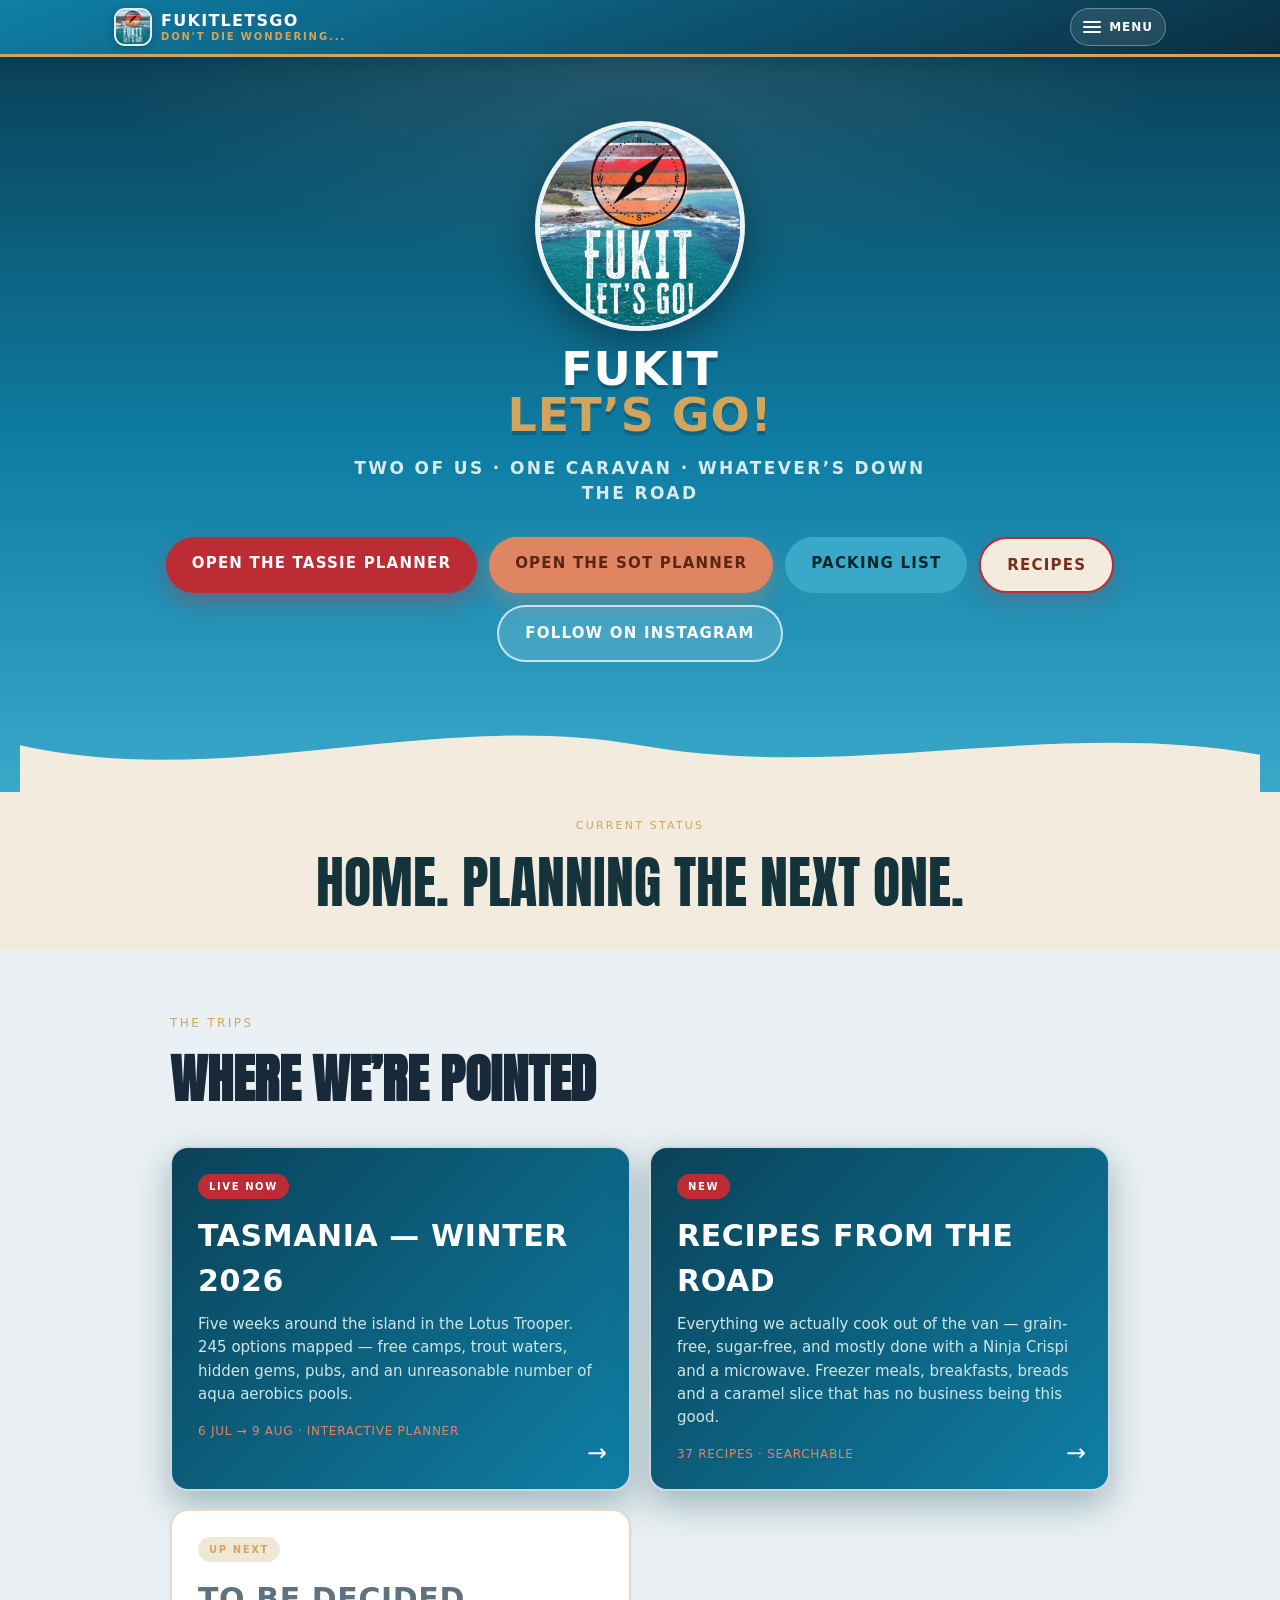
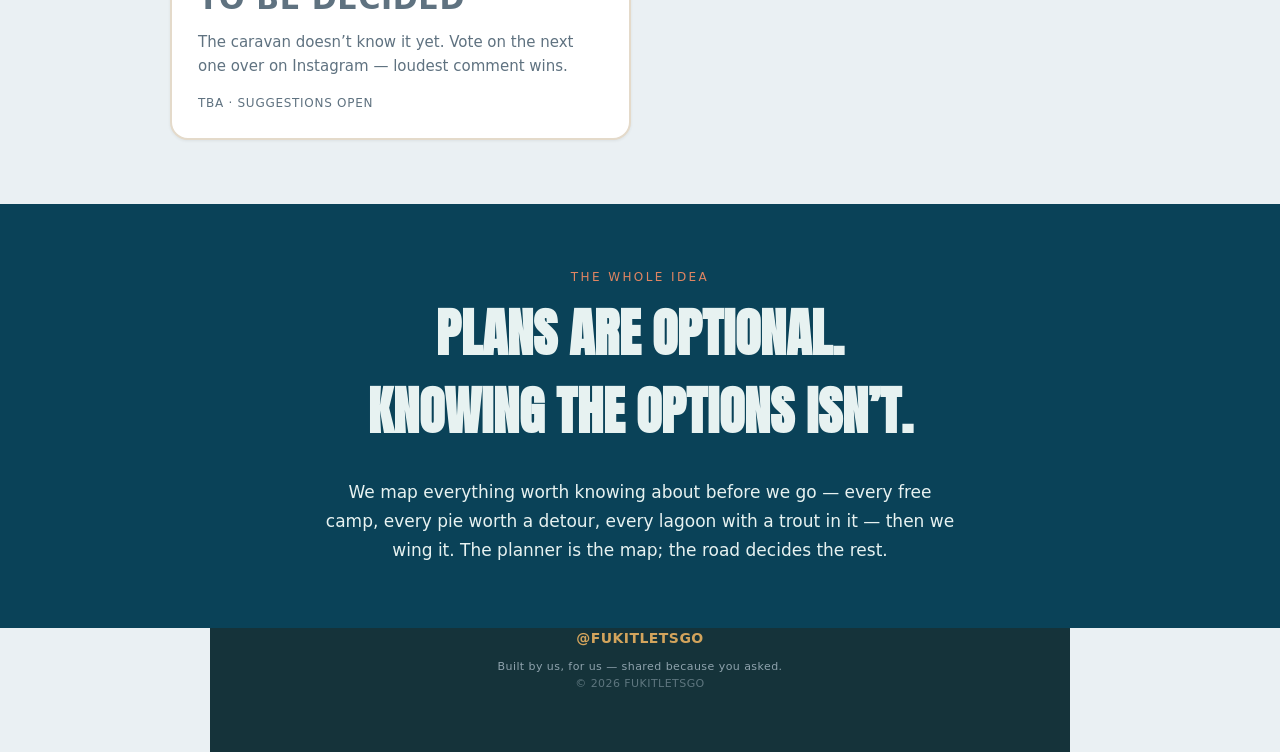
<file: index.html>
<!DOCTYPE html>
<html lang="en-AU">
<head>
<meta charset="utf-8">
<meta name="viewport" content="width=device-width, initial-scale=1">
<title>FUKITLETSGO — two of us, one caravan, whatever's down the road</title>
<meta name="description" content="FUKITLETSGO: trip planners, maps and mischief from a couple and their caravan. Currently: Tasmania, in winter, on purpose.">
<meta property="og:title" content="FUKITLETSGO">
<meta property="og:description" content="Two of us. One caravan. Whatever's down the road. Currently: Tasmania, in winter, on purpose.">
<meta property="og:image" content="https://nichynoo.github.io/fukitletsgo/logo.png">
<meta property="og:type" content="website">
<link rel="icon" href="logo.png">
<link rel="preconnect" href="https://fonts.googleapis.com">
<link rel="preconnect" href="https://fonts.gstatic.com" crossorigin>
<link href="https://fonts.googleapis.com/css2?family=Anton&family=Inter:wght@400;600&family=Space+Mono:wght@400;700&display=swap" rel="stylesheet">
<style>
:root{
  --sea:#0F7FA6; --sea-deep:#0A4258; --sea-light:#3AA8C9;
  --sand:#F3EBDD; --paper:#FBF7EF;
  --ink:#15333A; --dim:#54707A;
  --flame:#BC2C35; --ember:#A9472B; --peach:#E08562;
  --sans:'Inter',system-ui,sans-serif; --mono:'Space Mono',monospace; --display:'Anton',Impact,sans-serif;
}
*{box-sizing:border-box; margin:0}
html{scroll-behavior:smooth}
body{font-family:var(--sans); color:var(--ink); background:var(--paper)}

/* ---------- hero ---------- */
.hero{position:relative; background:linear-gradient(180deg,var(--sea-deep) 0%, var(--sea) 55%, var(--sea-light) 100%); color:#fff; text-align:center; padding:64px 20px 0; overflow:hidden}
.hero::before{content:""; position:absolute; inset:0;
  background:radial-gradient(70% 50% at 50% 0%, rgba(255,255,255,.10), transparent 60%); pointer-events:none}
.logo{width:min(46vw,210px); border-radius:50%; box-shadow:0 14px 40px rgba(0,0,0,.35); border:5px solid rgba(255,255,255,.92)}
h1{font-family:var(--display); font-size:clamp(56px,12vw,124px); line-height:.92; letter-spacing:.01em; text-transform:uppercase; margin-top:26px; text-shadow:0 4px 0 rgba(0,0,0,.18)}
h1 .go{color:var(--peach)}
.tag{font-family:var(--mono); font-size:clamp(13px,2.6vw,17px); letter-spacing:.14em; text-transform:uppercase; color:#D8EBEA; margin:18px auto 8px; max-width:620px}
.cta{display:flex; gap:12px; justify-content:center; flex-wrap:wrap; margin:30px 0 0; position:relative; z-index:2}
.btn{display:inline-block; font-family:var(--mono); font-weight:700; font-size:15px; letter-spacing:.06em; text-transform:uppercase; text-decoration:none; padding:15px 26px; border-radius:999px; transition:transform .12s ease, box-shadow .12s ease}
.btn:active{transform:scale(.97)}
.btn-primary{background:var(--flame); color:#fff; box-shadow:0 8px 22px rgba(188,44,53,.4)}
.btn-primary:hover{transform:translateY(-2px)}
.btn-sot{background:var(--peach); color:#5B2413; box-shadow:0 8px 22px rgba(224,133,98,.4)}
.btn-pack{background:var(--sea-light); color:#06262B; box-shadow:0 8px 22px rgba(43,160,168,.4)}
.btn-rec{background:var(--sand); color:#7A2E1A; border:2px solid var(--flame); box-shadow:0 8px 22px rgba(188,44,53,.25)}
.btn-rec:hover{transform:translateY(-2px)}
.btn-pack:hover{transform:translateY(-2px)}
.btn-sot:hover{transform:translateY(-2px)}
.btn-ghost{background:rgba(255,255,255,.14); color:#fff; border:2px solid rgba(255,255,255,.7)}
.btn-ghost:hover{background:rgba(255,255,255,.24)}
.waves{display:block; width:100%; height:84px; margin-top:46px}

/* ---------- countdown ---------- */
.count{background:var(--sand); padding:26px 20px; text-align:center}
.count .label{font-family:var(--mono); font-size:11px; letter-spacing:.2em; text-transform:uppercase; color:var(--ember)}
.count .big{font-family:var(--display); font-size:clamp(34px,7vw,56px); color:var(--ink); text-transform:uppercase; margin-top:6px}

/* ---------- trips ---------- */
.section{max-width:980px; margin:0 auto; padding:64px 20px}
.kicker{font-family:var(--mono); font-size:12px; letter-spacing:.2em; text-transform:uppercase; color:var(--ember)}
h2{font-family:var(--display); font-size:clamp(34px,6vw,52px); text-transform:uppercase; margin:8px 0 28px}
.cards{display:grid; grid-template-columns:1fr; gap:18px}
@media(min-width:700px){.cards{grid-template-columns:1fr 1fr}}
.card{position:relative; border-radius:18px; padding:26px; text-decoration:none; color:inherit; display:block; border:2px solid transparent; transition:transform .14s ease, box-shadow .14s ease}
.card.live{background:linear-gradient(135deg,var(--sea-deep),var(--sea)); color:#fff; box-shadow:0 14px 36px rgba(14,74,82,.35)}
.card.live:hover{transform:translateY(-4px)}
.card.soon{background:#fff; border-color:#E4DACA; color:var(--dim)}
.pill{display:inline-block; font-family:var(--mono); font-size:10px; font-weight:700; letter-spacing:.16em; text-transform:uppercase; padding:5px 11px; border-radius:999px; margin-bottom:14px}
.live .pill{background:var(--flame); color:#fff}
.soon .pill{background:#EFE7D8; color:var(--ember)}
.card h3{font-family:var(--display); font-size:30px; text-transform:uppercase; letter-spacing:.01em}
.card p{margin-top:10px; font-size:15px; line-height:1.55}
.live p{color:#CFE6E5}
.card .meta{font-family:var(--mono); font-size:12px; margin-top:16px; letter-spacing:.06em}
.live .meta{color:var(--peach)}
.card .go-arrow{position:absolute; right:22px; bottom:18px; font-size:24px}

/* ---------- about ---------- */
.about{background:var(--sea-deep); color:#E7F2F1; text-align:center}
.about .inner{max-width:680px; margin:0 auto; padding:64px 20px}
.about p{font-size:17px; line-height:1.7; margin-top:14px}
.about .kicker{color:var(--peach)}

/* ---------- footer ---------- */
footer{background:var(--ink); color:#9DB6BC; text-align:center; padding:34px 20px; font-family:var(--mono); font-size:12px; letter-spacing:.08em}
footer a{color:var(--peach); text-decoration:none}
footer a:hover{text-decoration:underline}
.insta{display:inline-block; margin-bottom:10px; font-size:14px; font-weight:700; text-transform:uppercase}
</style>
<style id="flg-nav-css">
:root{

  --bitumen:#18293a;        /* deep strait ink */
  --mist:#eaf0f3;           /* sea-mist background */
  --card:#ffffff;
  --sign-green:#0f7fa6;     /* sea blue primary */
  --sign-green-deep:#0a2e42;/* deep water */
  --gold:#d3a45c;           /* sand */
  --river:#34688f;          /* denim blue */
  --strait:#14283c;         /* Bass Strait navy */
  --line:#ccd8de;
  --muted:#5f7280;
  --bg:var(--mist); --bg2:#dfeaef; --surface:var(--card); --surface-hi:#f8f1e0;
  --line-soft:var(--line); --frost:var(--bitumen); --dim:var(--muted); --faint:#8fa3ad;
  --ember:var(--gold); --ember-deep:#a97a37;
  --glacier:var(--sign-green); --aurora:#3a8f7d; --dusk:#7d6ba0; --honey:var(--gold); --slate:#7f93a0;
  --rose:#c2563b; --copper:#b76b32; --sage:#698b50; --lemon:#c59d2e; --orchid:#9b5aa7; --cycle:#3a8f7d; --cold:var(--sign-green); --warm:var(--gold);
  --r:12px;
  --serif:'Barlow Condensed',system-ui,sans-serif;
  --sans:'Barlow',system-ui,-apple-system,sans-serif;
  --mono:'Barlow Condensed',system-ui,sans-serif;
}
html[data-theme="dark"]{

  --bitumen:#eaf0f3;
  --mist:#0d1721;
  --card:#14283c;
  --sign-green:#42a9cc;
  --sign-green-deep:#08111a;
  --gold:#d3a45c;
  --river:#7db8d7;
  --strait:#0a1320;
  --line:#294256;
  --muted:#a8bac7;
  --bg:var(--mist); --bg2:#102235; --surface:var(--card); --surface-hi:#193550;
  --line-soft:var(--line); --frost:var(--bitumen); --dim:var(--muted); --faint:#7f93a0;
  --ember:var(--gold); --ember-deep:#b7843c;
  --glacier:var(--sign-green); --aurora:#6ec2a7; --dusk:#b19ddb; --honey:var(--gold); --slate:#91a8b8;
  --rose:#ee8d73; --copper:#d98950; --sage:#9ab878; --lemon:#e0bd4d; --orchid:#ce85dd; --cycle:#6ec2a7; --cold:var(--sign-green); --warm:var(--gold);
  --r:12px;
  --serif:'Barlow Condensed',system-ui,sans-serif;
  --sans:'Barlow',system-ui,-apple-system,sans-serif;
  --mono:'Barlow Condensed',system-ui,sans-serif;
}
*{box-sizing:border-box; margin:0}
html{scroll-behavior:smooth}
body{background:var(--bg); color:var(--frost); font-family:var(--sans); font-size:15px; line-height:1.5; -webkit-text-size-adjust:100%}

/* masthead */
.mast{position:relative; padding:30px 18px 22px; border-bottom:1px solid var(--line-soft); overflow:hidden}
.mast .aur{position:absolute; inset:0; background:radial-gradient(60% 80% at 25% 0%, rgba(127,201,160,.12), transparent 60%),radial-gradient(50% 80% at 80% 10%, rgba(167,143,214,.10), transparent 60%); pointer-events:none}
.eyebrow{font-family:var(--mono); font-size:11px; letter-spacing:.18em; text-transform:uppercase; color:var(--faint)}
h1{font-family:var(--serif); font-weight:600; font-size:clamp(30px,7vw,46px); line-height:1; margin-top:8px; letter-spacing:.005em}
h1 .go{color:var(--ember)}
.sub{color:var(--dim); margin-top:12px; max-width:60ch; font-size:14px}
.legd{display:flex; gap:16px; margin-top:14px; flex-wrap:wrap; font-family:var(--mono); font-size:11px; letter-spacing:.04em; color:var(--dim)}
.legd span{display:inline-flex; align-items:center; gap:6px}
.legd i{width:10px; height:10px; border-radius:3px; display:inline-block}

.themebtn{position:absolute; top:18px; right:16px; z-index:4; appearance:none; border:1px solid var(--line-soft); background:var(--surface); color:var(--frost); border-radius:999px; padding:7px 13px; font-family:var(--mono); font-size:11px; letter-spacing:.06em; cursor:pointer}
.themebtn:hover{border-color:var(--glacier)}

/* overall progress */
.overall{max-width:860px; margin:18px auto 0; padding:0 18px}
.bar{height:8px; background:var(--surface); border-radius:999px; overflow:hidden; border:1px solid var(--line-soft)}
.bar > i{display:block; height:100%; background:linear-gradient(90deg,var(--ember),var(--honey)); width:0; transition:width .35s ease}
.overall .lab{display:flex; justify-content:space-between; font-family:var(--mono); font-size:11px; letter-spacing:.06em; color:var(--dim); margin:8px 2px 0}

/* toolbar */
.tools{max-width:860px; margin:16px auto 0; padding:0 18px; display:flex; gap:8px; flex-wrap:wrap}
.tbtn{appearance:none; border:1px solid var(--line-soft); background:var(--surface); color:var(--dim); font-family:var(--mono); font-size:11px; letter-spacing:.06em; text-transform:uppercase; padding:9px 13px; border-radius:999px; cursor:pointer}
.tbtn:hover{border-color:var(--glacier); color:var(--frost)}

/* sections */
.wrap{max-width:860px; margin:0 auto; padding:10px 18px 80px}
.sec{margin-top:26px; background:var(--bg2); border:1px solid var(--line-soft); border-radius:var(--r); overflow:hidden}
.sec > h2{font-family:var(--serif); font-weight:600; font-size:21px; padding:16px 18px 4px; display:flex; align-items:center; gap:10px}
.sec .scount{font-family:var(--mono); font-size:11px; color:var(--faint); font-weight:400; letter-spacing:.04em; margin-left:auto}
.sec .sbar{height:4px; background:var(--surface); margin:8px 18px 6px; border-radius:999px; overflow:hidden}
.sec .sbar > i{display:block; height:100%; background:var(--glacier); width:0; transition:width .3s ease}
.grp{padding:6px 0 12px}
.grp h3{font-family:var(--mono); font-size:10.5px; letter-spacing:.14em; text-transform:uppercase; color:var(--faint); padding:12px 18px 6px; display:flex; align-items:center; gap:8px}
.grp h3.cold{color:var(--cold)} .grp h3.warm{color:var(--warm)}
ul{list-style:none}
li{display:flex; align-items:flex-start; gap:12px; padding:9px 18px; border-top:1px solid var(--line-soft); cursor:pointer; transition:background .12s}
li:hover{background:var(--surface)}
li .box{flex:0 0 auto; width:21px; height:21px; border:2px solid var(--line); border-radius:6px; margin-top:1px; display:grid; place-items:center; transition:all .15s}
li .box svg{width:13px; height:13px; stroke:var(--bg); stroke-width:3.5; fill:none; opacity:0; transform:scale(.4); transition:all .15s}
li.done .box{background:var(--aurora); border-color:var(--aurora)}
li.done .box svg{opacity:1; transform:scale(1)}
li .txt{flex:1; min-width:0}
li .name{transition:color .15s}
li.done .name{color:var(--faint); text-decoration:line-through}
li .qty{font-family:var(--mono); font-size:11px; color:var(--ember); margin-left:8px; white-space:nowrap}
li.done .qty{color:var(--faint)}
li .note{display:block; font-size:12px; color:var(--faint); margin-top:2px}
li .del{flex:0 0 auto; appearance:none; background:none; border:none; color:var(--faint); font-size:18px; line-height:1; cursor:pointer; padding:0 2px; opacity:0; transition:opacity .12s}
li:hover .del{opacity:.7}
li .del:hover{color:var(--ember); opacity:1}
.additem{display:flex; gap:8px; padding:11px 18px; border-top:1px dashed var(--line)}
.additem input{flex:1; background:var(--surface); border:1px solid var(--line-soft); color:var(--frost); border-radius:8px; padding:9px 11px; font-family:var(--sans); font-size:14px}
.additem input:focus{outline:none; border-color:var(--glacier)}
.additem button{appearance:none; border:1px solid var(--ember); background:transparent; color:var(--ember); font-family:var(--mono); font-size:12px; padding:0 14px; border-radius:8px; cursor:pointer}
.additem button:hover{background:var(--ember); color:var(--bg)}

footer{max-width:860px; margin:0 auto; padding:0 18px 60px; color:var(--faint); font-family:var(--mono); font-size:11px; letter-spacing:.04em; text-align:center}
footer a{color:var(--ember); text-decoration:none}

@media print{
  body{background:#fff; color:#000}
  .themebtn,.tools,.additem,.del,.mast .aur{display:none !important}
  .sec,.bar,.sec .sbar{border-color:#bbb}
  li{break-inside:avoid}
  li .box{border-color:#666}
  li.done .box{background:#666}
}


/* FUKITLETSGO road-trip theme, matched to index.html */
body{background:var(--mist);color:var(--bitumen);font-family:var(--sans);}
.mast, header.mast{background:linear-gradient(160deg,var(--sign-green) 0%,var(--sign-green-deep) 100%);color:#fff;border-bottom:6px solid var(--gold);}
.mast .aur, header.mast .aur{background:radial-gradient(60% 80% at 20% 0%, rgba(255,255,255,.14), transparent 60%),radial-gradient(50% 80% at 82% 12%, rgba(211,164,92,.16), transparent 60%);}
.eyebrow{font-family:var(--mono);font-weight:600;letter-spacing:.22em;text-transform:uppercase;color:var(--gold)!important;}
h1,h1.title,.card h3,.panel h2,.kcard h3,.sec>h2,.ev .nm{font-family:var(--serif);font-weight:700;text-transform:uppercase;letter-spacing:.02em;}
h1 .it,h1 .go{color:var(--gold)!important;}
.route,.sub{color:rgba(255,255,255,.84)!important;}
.route b{color:#fff!important;}
.themebtn{top:18px;right:16px;border:1.5px solid rgba(255,255,255,.45);background:rgba(255,255,255,.12);color:#fff;font-family:var(--mono);font-weight:600;text-transform:uppercase;}
.themebtn:hover{border-color:var(--gold);}
.tab,.chip,.btn,.tbtn,a.gmap,.kcard .lk,.ev .event-link,.mapresults .m-focus{font-family:var(--mono);font-weight:600;text-transform:uppercase;letter-spacing:.08em;border-radius:999px;}
.tab[aria-selected="true"],.btn.ember,.chip[data-type="mine"][aria-pressed="true"]{background:var(--sign-green);border-color:var(--sign-green);color:#fff;}
.card,.panel,.kcard,.sec,.ev,.mapdetail,.mapwrap,.map-side,.mapresults .mcard,.gauge,.di,.slpill{background:var(--card);border-color:var(--line);box-shadow:0 1px 3px rgba(38,40,31,.07);}
.tabs{background:linear-gradient(var(--mist) 70%, transparent);}
.card:hover{border-color:var(--sign-green);}
.tag,.fee,.fp,.detour{font-family:var(--mono);font-weight:600;}
input.search,select.reg,select.day,.addform input,.addform select,.addform textarea,.di textarea,.additem input{background:var(--card);color:var(--bitumen);border-color:var(--line);}
input.search:focus,select.reg:focus,select.day:focus,.additem input:focus{outline:none;border-color:var(--sign-green);}
a.gmap,.kcard .lk,.ev .event-link{color:var(--river);}
.leaflet-popup-content-wrapper,.leaflet-popup-tip,.leaflet-bar a,.leaflet-control-layers{background:var(--card)!important;color:var(--bitumen)!important;border-color:var(--line)!important;}
html[data-theme="dark"] .mast,html[data-theme="dark"] header.mast{box-shadow:inset 0 -1px 0 rgba(255,255,255,.06);}
html[data-theme="dark"] .range path:nth-of-type(1){fill:#102235;}
html[data-theme="dark"] .range path:nth-of-type(2){fill:#0d1721;}
html[data-theme="dark"] .range g{fill:#eaf0f3;}
html[data-theme="dark"] .card,html[data-theme="dark"] .panel,html[data-theme="dark"] .kcard,html[data-theme="dark"] .sec,html[data-theme="dark"] .ev,html[data-theme="dark"] .mapdetail,html[data-theme="dark"] .mapwrap,html[data-theme="dark"] .map-side,html[data-theme="dark"] .mapresults .mcard,html[data-theme="dark"] .gauge,html[data-theme="dark"] .di,html[data-theme="dark"] .slpill{box-shadow:0 1px 3px rgba(0,0,0,.22);}
html[data-theme="dark"] .route,html[data-theme="dark"] .sub{color:rgba(234,240,243,.82)!important;}


/* Align the packing-page masthead with the checklist content */
.mast > .eyebrow,
.mast > h1,
.mast > .sub,
.mast > .legd{
  max-width:860px;
  margin-left:auto;
  margin-right:auto;
}
.mast > h1{margin-top:8px;}
.mast > .sub{margin-top:12px;}
.mast > .legd{margin-top:14px;}
@media(max-width:560px){.mast{padding-left:18px;padding-right:18px}.themebtn{top:14px;right:14px}}



/* === FUKITLETSGO shared logo + hamburger menu === */
.flg-nav{position:sticky;top:0;z-index:5000;background:linear-gradient(160deg,var(--sign-green) 0%,var(--sign-green-deep) 100%);border-bottom:3px solid var(--gold);box-shadow:0 6px 18px rgba(0,0,0,.16)}
.flg-nav-inner{max-width:1080px;margin:0 auto;padding:8px 14px;display:flex;align-items:center;justify-content:space-between;gap:12px}
.flg-brand{display:inline-flex;align-items:center;gap:9px;color:#fff;text-decoration:none;min-width:0}
.flg-logo{width:38px;height:38px;border-radius:11px;object-fit:cover;border:2px solid rgba(255,255,255,.85);background:rgba(255,255,255,.12);box-shadow:0 2px 10px rgba(0,0,0,.20)}
.flg-word{font-family:var(--mono);font-size:16px;font-weight:700;letter-spacing:.08em;text-transform:uppercase;line-height:1;white-space:nowrap;color:#fff}
.flg-word small{display:block;margin-top:3px;font-family:var(--sans);font-size:10px;font-weight:700;letter-spacing:.19em;color:var(--gold)}
.flg-menu-wrap{position:relative;display:flex;align-items:center;gap:8px}
.flg-menu-btn{appearance:none;border:1px solid rgba(255,255,255,.32);background:rgba(255,255,255,.10);color:#fff;border-radius:999px;min-width:42px;height:38px;padding:0 12px;display:inline-flex;align-items:center;justify-content:center;gap:8px;cursor:pointer;font-family:var(--mono);font-size:12px;font-weight:700;letter-spacing:.08em;text-transform:uppercase}
.flg-menu-btn:hover,.flg-menu-btn[aria-expanded="true"]{background:rgba(255,255,255,.18);border-color:var(--gold)}
.flg-menu-icon{width:18px;height:12px;position:relative;display:inline-block}
.flg-menu-icon i,.flg-menu-icon:before,.flg-menu-icon:after{content:"";position:absolute;left:0;right:0;height:2px;background:#fff;border-radius:2px;transition:transform .16s ease,opacity .16s ease,top .16s ease}
.flg-menu-icon:before{top:0}.flg-menu-icon i{top:5px}.flg-menu-icon:after{top:10px}
.flg-menu-btn[aria-expanded="true"] .flg-menu-icon:before{top:5px;transform:rotate(45deg)}
.flg-menu-btn[aria-expanded="true"] .flg-menu-icon i{opacity:0}
.flg-menu-btn[aria-expanded="true"] .flg-menu-icon:after{top:5px;transform:rotate(-45deg)}
.flg-menu{position:absolute;right:0;top:calc(100% + 10px);width:min(88vw,330px);background:var(--surface);color:var(--frost);border:1px solid var(--line-soft);border-radius:14px;box-shadow:0 16px 40px rgba(0,0,0,.30);padding:8px;display:none}
.flg-menu.open{display:block}
.flg-menu a{display:grid;grid-template-columns:1fr auto;gap:4px 12px;padding:11px 12px;border-radius:10px;color:var(--frost);text-decoration:none;font-family:var(--sans);font-weight:700;font-size:14px}
.flg-menu a span{display:block;grid-column:1 / -1;font-family:var(--mono);font-size:10px;letter-spacing:.12em;text-transform:uppercase;color:var(--faint);font-weight:700;margin-top:1px}
.flg-menu a:hover{background:var(--surface-hi)}
.flg-menu a[aria-current="page"]{background:rgba(211,164,92,.16);color:var(--ember)}
.flg-menu a[aria-current="page"] span{color:var(--ember)}
.flg-menu .ext{font-size:13px;color:var(--gold)}
@media(max-width:560px){.flg-word{font-size:14px;letter-spacing:.055em}.flg-word small{font-size:9px}.flg-menu-btn .flg-menu-label{display:none}.flg-nav-inner{padding:7px 10px}.flg-logo{width:34px;height:34px}}
@media print{.flg-nav{display:none!important}}
@media(prefers-reduced-motion:reduce){.flg-menu-icon i,.flg-menu-icon:before,.flg-menu-icon:after{transition:none!important}}
.tabs{top:56px!important}
</style>
</head>
<body>
<nav class="flg-nav" data-page="home" aria-label="FUKITLETSGO site navigation">
  <div class="flg-nav-inner">
    <a class="flg-brand" href="https://nichynoo.github.io/fukitletsgo/" aria-label="FUKITLETSGO home">
      <img class="flg-logo" src="https://nichynoo.github.io/fukitletsgo/logo.png" alt="FUKITLETSGO logo">
      <span class="flg-word">FUKITLETSGO<small>Don't die wondering...</small></span>
    </a>
    <div class="flg-menu-wrap">
      <button class="flg-menu-btn" type="button" aria-expanded="false" aria-controls="flgMenu">
        <span class="flg-menu-icon" aria-hidden="true"><i></i></span><span class="flg-menu-label">Menu</span>
      </button>
      <div class="flg-menu" id="flgMenu" role="menu">
        <a role="menuitem" data-page="home" href="https://nichynoo.github.io/fukitletsgo/">Home <b class="ext" aria-hidden="true">↗</b></a>
        <a role="menuitem" data-page="route" href="https://nichynoo.github.io/fukitletsgo/Australia/SOT/">Road to the ferry <b class="ext" aria-hidden="true">↗</b></a>
        <a role="menuitem" data-page="tas" href="https://nichynoo.github.io/fukitletsgo/Australia/Tasmania/">Tasmania winter planner <b class="ext" aria-hidden="true">↗</b></a>
        <a role="menuitem" data-page="home" href="https://nichynoo.github.io/fukitletsgo/packing/">Packing list <b class="ext" aria-hidden="true">↗</b></a>
        <a role="menuitem" data-page="recipes" href="https://nichynoo.github.io/fukitletsgo/recipes/">Recipes <b class="ext" aria-hidden="true">↗</b></a>
      </div>
    </div>
  </div>
</nav>

<header class="hero">
  <img class="logo" src="logo.png" alt="FUKITLETSGO compass logo over a Tasmanian beach">
  <h1>Fukit<br><span class="go">Let&rsquo;s&nbsp;Go!</span></h1>
  <p class="tag">Two of us &middot; one caravan &middot; whatever&rsquo;s down the road</p>
  <div class="cta">
    <a class="btn btn-primary" href="Australia/Tasmania/">Open the Tassie planner</a>
    <a class="btn btn-sot" href="Australia/SOT/">Open the SOT Planner</a>
    <a class="btn btn-pack" href="packing/">Packing List</a>
    <a class="btn btn-rec" href="recipes/">Recipes</a>
    <a class="btn btn-ghost" href="https://www.instagram.com/fukitletsgo/" target="_blank" rel="noopener">Follow on Instagram</a>
  </div>
  <svg class="waves" viewBox="0 0 1440 90" preserveAspectRatio="none" aria-hidden="true">
    <path d="M0,40 C240,90 480,0 720,40 C960,80 1200,10 1440,50 L1440,90 L0,90 Z" fill="#F3EBDD"/>
  </svg>
</header>

<div class="count">
  <div class="label">Current status</div>
  <div class="big" id="countdown">Tasmania, in winter, on purpose</div>
</div>

<main class="section" id="trips">
  <div class="kicker">The trips</div>
  <h2>Where we&rsquo;re pointed</h2>
  <div class="cards">
    <a class="card live" href="Australia/Tasmania/">
      <span class="pill">Live now</span>
      <h3>Tasmania &mdash; Winter 2026</h3>
      <p>Five weeks around the island in the Lotus Trooper. 245 options mapped &mdash; free camps, trout waters, hidden gems, pubs, and an unreasonable number of aqua aerobics pools.</p>
      <div class="meta">6 JUL &rarr; 9 AUG &middot; INTERACTIVE PLANNER</div>
      <span class="go-arrow">&rarr;</span>
    </a>
    <a class="card live" href="recipes/">
      <span class="pill">New</span>
      <h3>Recipes from the Road</h3>
      <p>Everything we actually cook out of the van &mdash; grain-free, sugar-free, and mostly done with a Ninja Crispi and a microwave. Freezer meals, breakfasts, breads and a caramel slice that has no business being this good.</p>
      <div class="meta">37 RECIPES &middot; SEARCHABLE</div>
      <span class="go-arrow">&rarr;</span>
    </a>
    <div class="card soon">
      <span class="pill">Up next</span>
      <h3>To be decided</h3>
      <p>The caravan doesn&rsquo;t know it yet. Vote on the next one over on Instagram &mdash; loudest comment wins.</p>
      <div class="meta">TBA &middot; SUGGESTIONS OPEN</div>
    </div>
  </div>
</main>

<section class="about">
  <div class="inner">
    <div class="kicker">The whole idea</div>
    <h2>Plans are optional.<br>Knowing the options isn&rsquo;t.</h2>
    <p>We map everything worth knowing about before we go &mdash; every free camp, every pie worth a detour, every lagoon with a trout in it &mdash; then we wing it. The planner is the map; the road decides the rest.</p>
  </div>
</section>

<footer>
  <a class="insta" href="https://www.instagram.com/fukitletsgo/" target="_blank" rel="noopener">@fukitletsgo</a><br>
  Built by us, for us &mdash; shared because you asked.<br>
  <span style="opacity:.6">&copy; 2026 FUKITLETSGO</span>
</footer>

<script>
(function(){
  var dep=new Date('2026-07-01T00:00:00+10:00');
  var back=new Date('2026-08-10T00:00:00+10:00');
  var onIsland=new Date('2026-07-06T00:00:00+10:00');
  var now=new Date();
  var el=document.getElementById('countdown');
  var d=Math.ceil((dep-now)/86400000);
  if(now<dep){ el.textContent=d+(d===1?' day':' days')+' until we roll'; }
  else if(now<onIsland){ el.textContent='On the road \u2192 Geelong'; }
  else if(now<back){ var n=Math.floor((now-onIsland)/86400000)+1; el.textContent='Day '+n+' of 35 on the island'; }
  else { el.textContent='Home. Planning the next one.'; }
})();
</script>
<script>
(function(){
  var nav=document.querySelector('.flg-nav'); if(!nav) return;
  var btn=nav.querySelector('.flg-menu-btn');
  var menu=nav.querySelector('.flg-menu');
  if(!btn || !menu) return;
  var page=nav.getAttribute('data-page')||'';
  var active=menu.querySelector('a[data-page="'+page+'"]');
  if(active) active.setAttribute('aria-current','page');
  function setOpen(open){
    btn.setAttribute('aria-expanded', open ? 'true' : 'false');
    menu.classList.toggle('open', !!open);
  }
  btn.addEventListener('click',function(e){e.stopPropagation();setOpen(btn.getAttribute('aria-expanded')!=='true');});
  menu.addEventListener('click',function(e){e.stopPropagation();});
  document.addEventListener('click',function(){setOpen(false);});
  document.addEventListener('keydown',function(e){if(e.key==='Escape')setOpen(false);});
})();
</script>
</body>
</html>
</file>
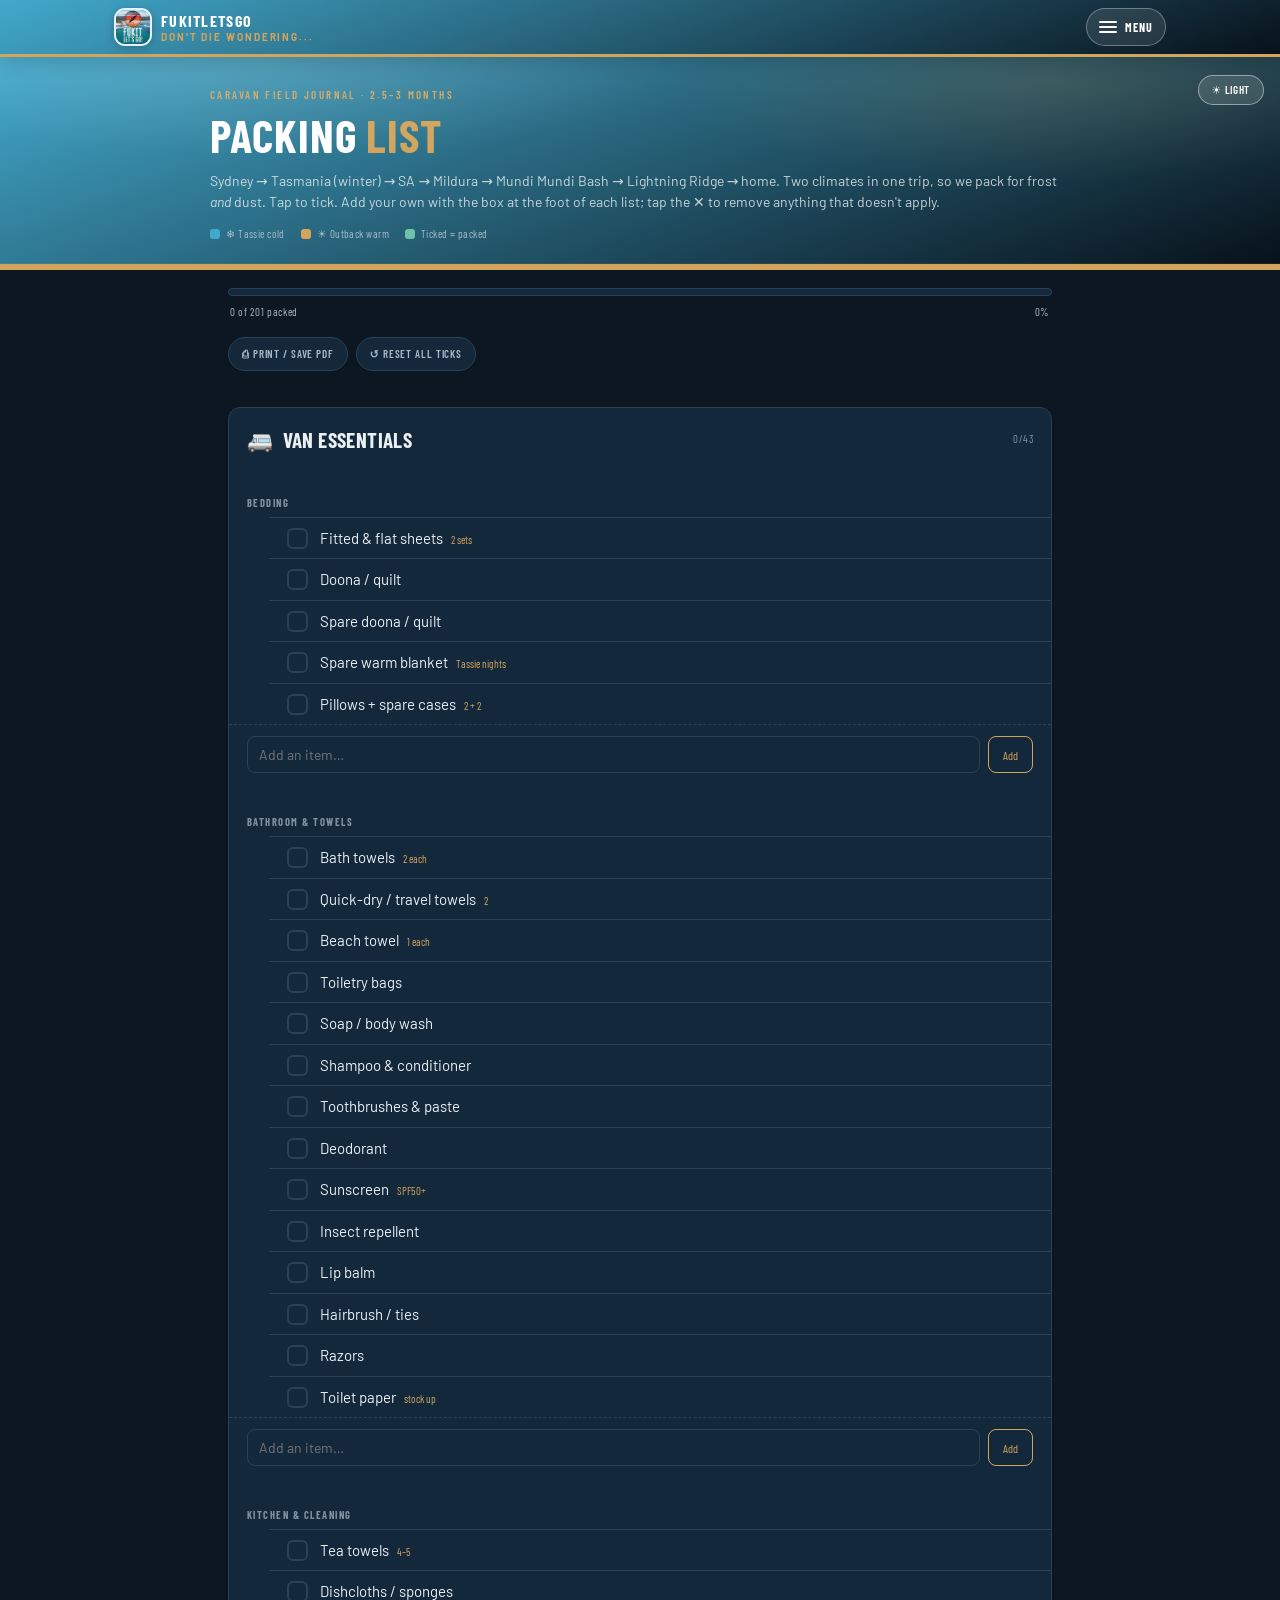
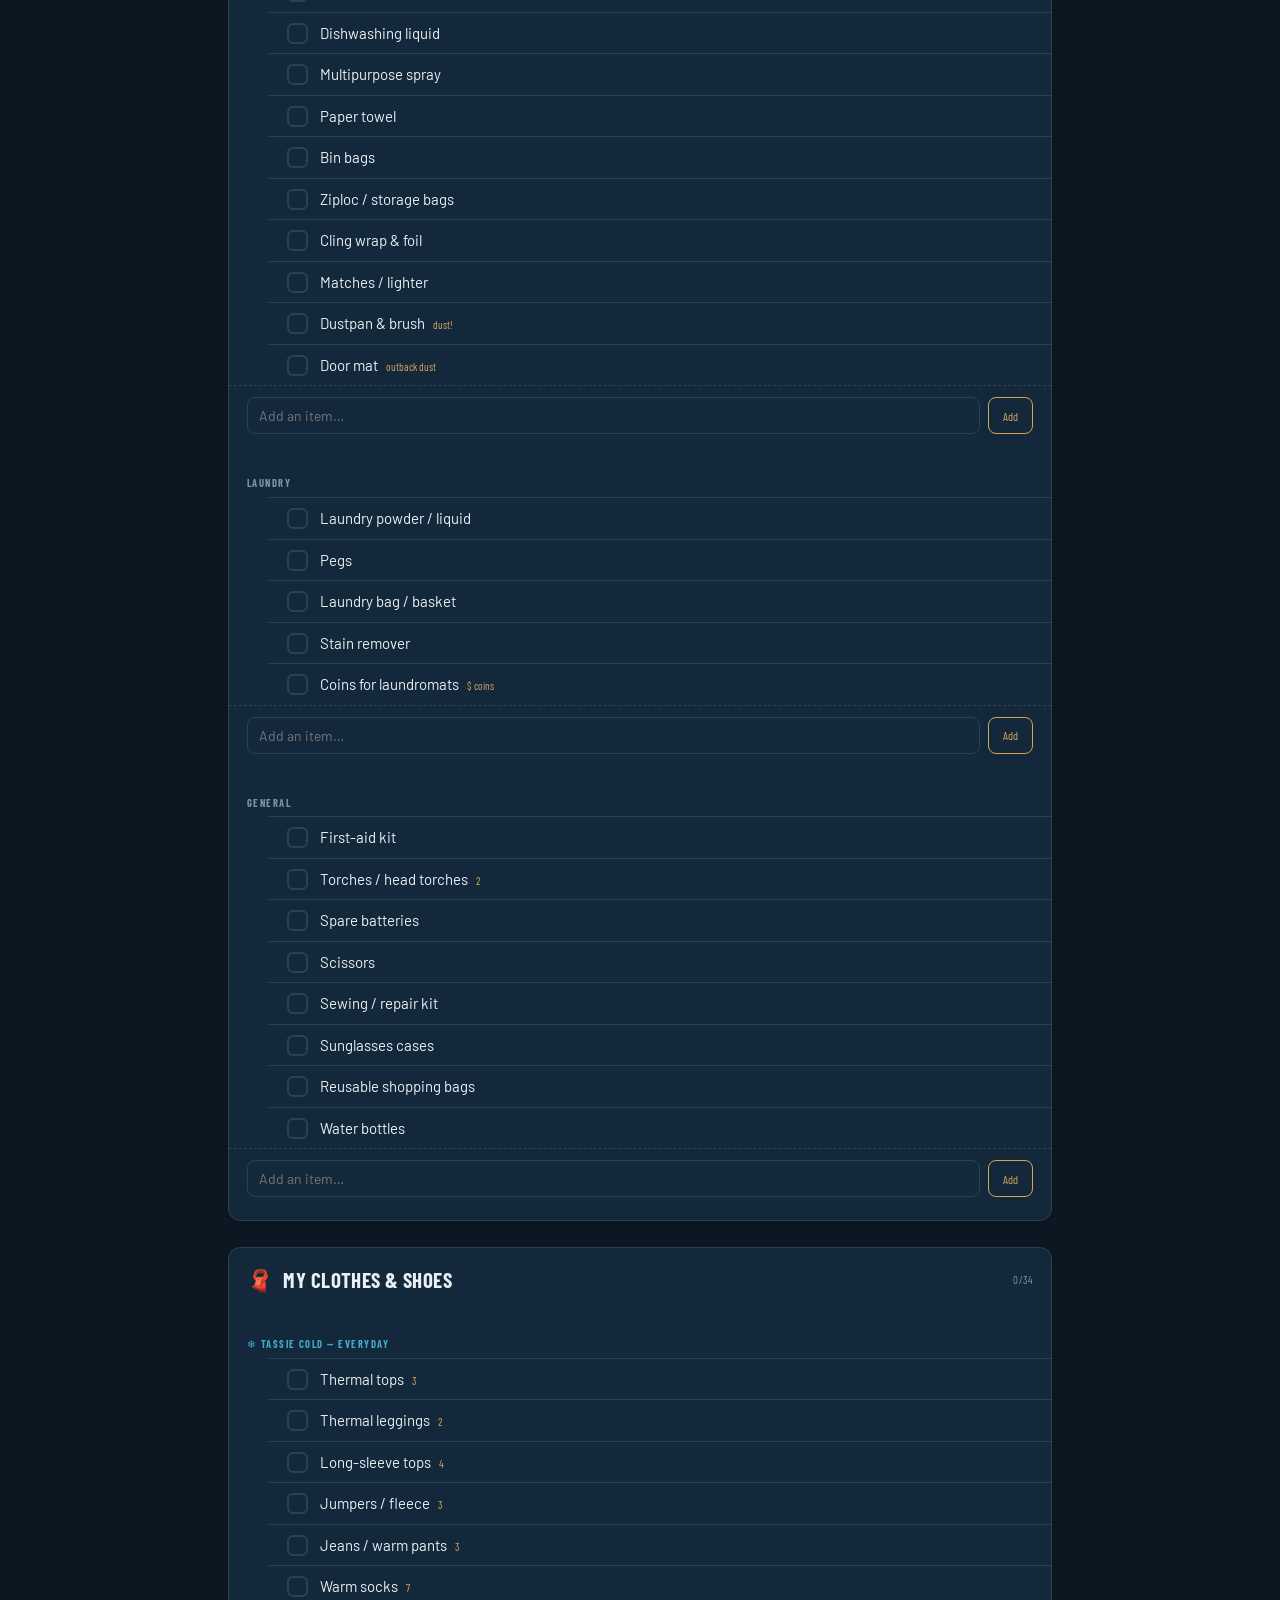
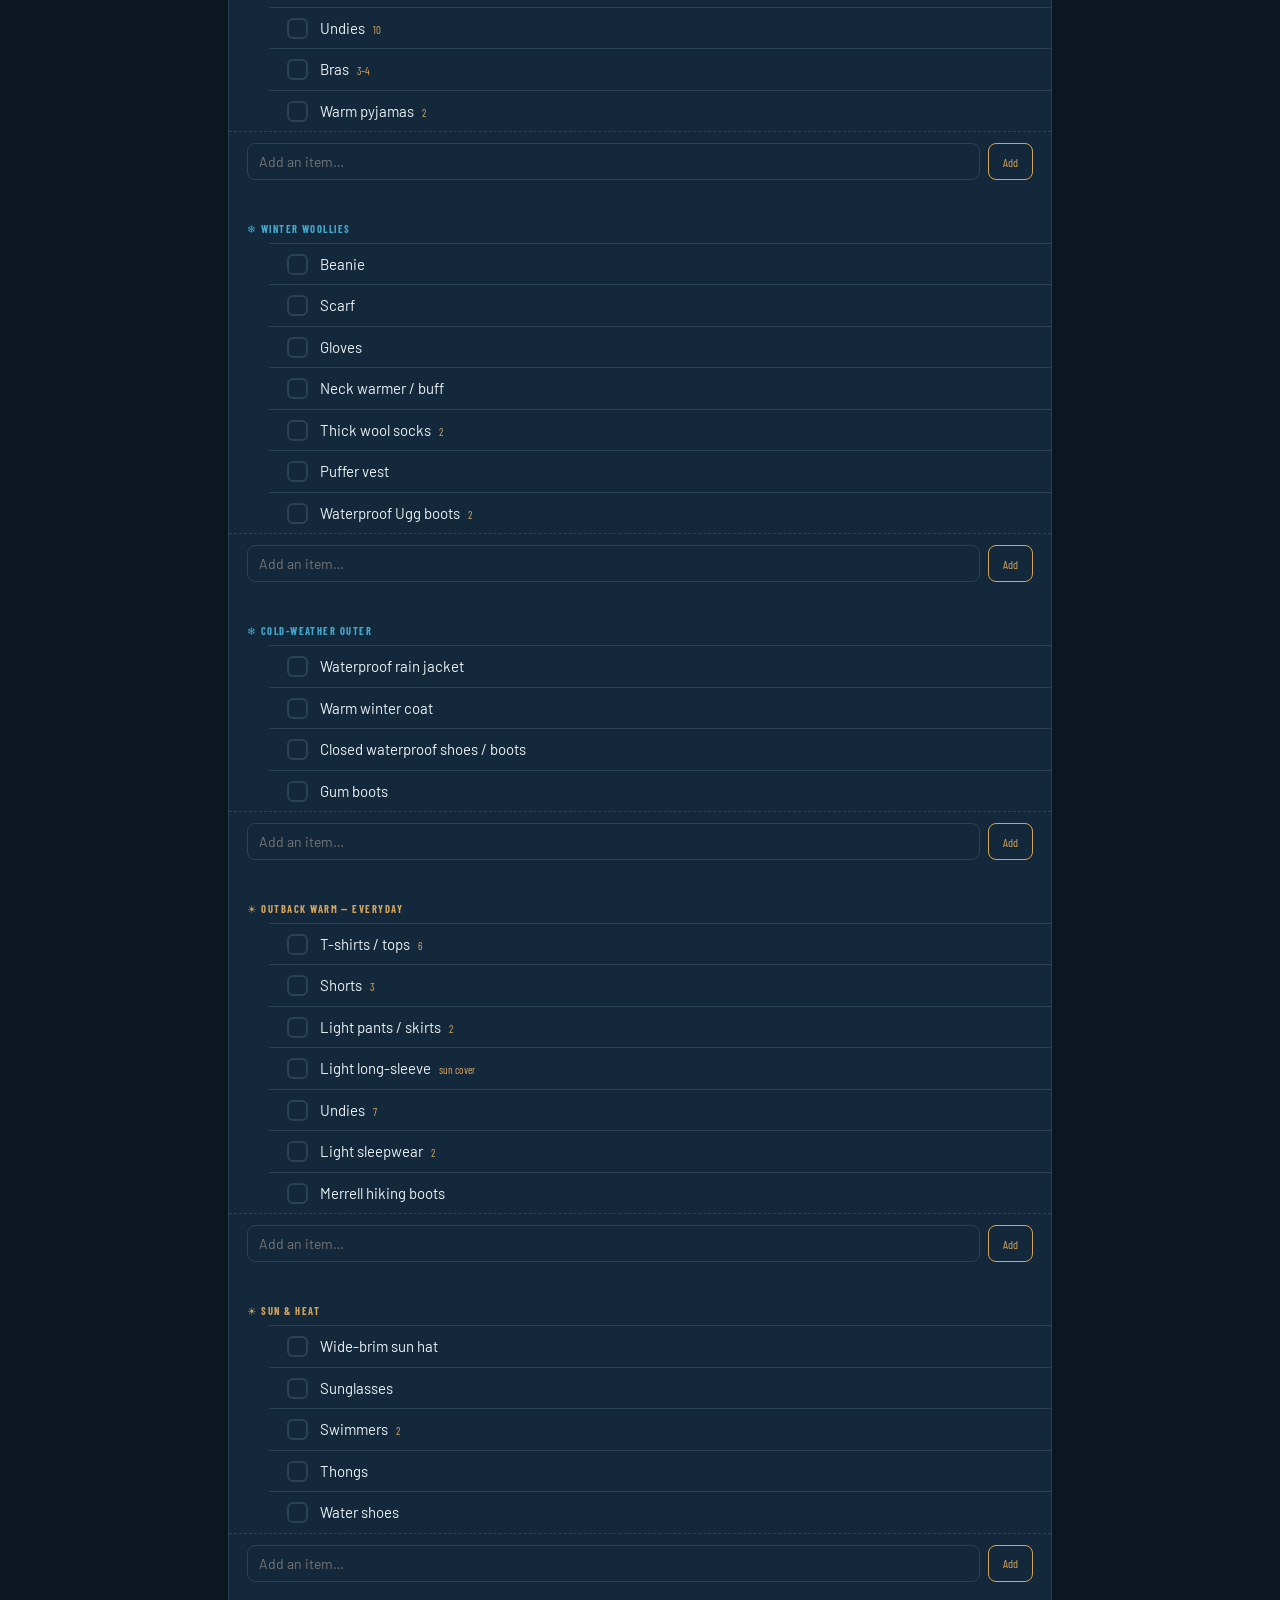
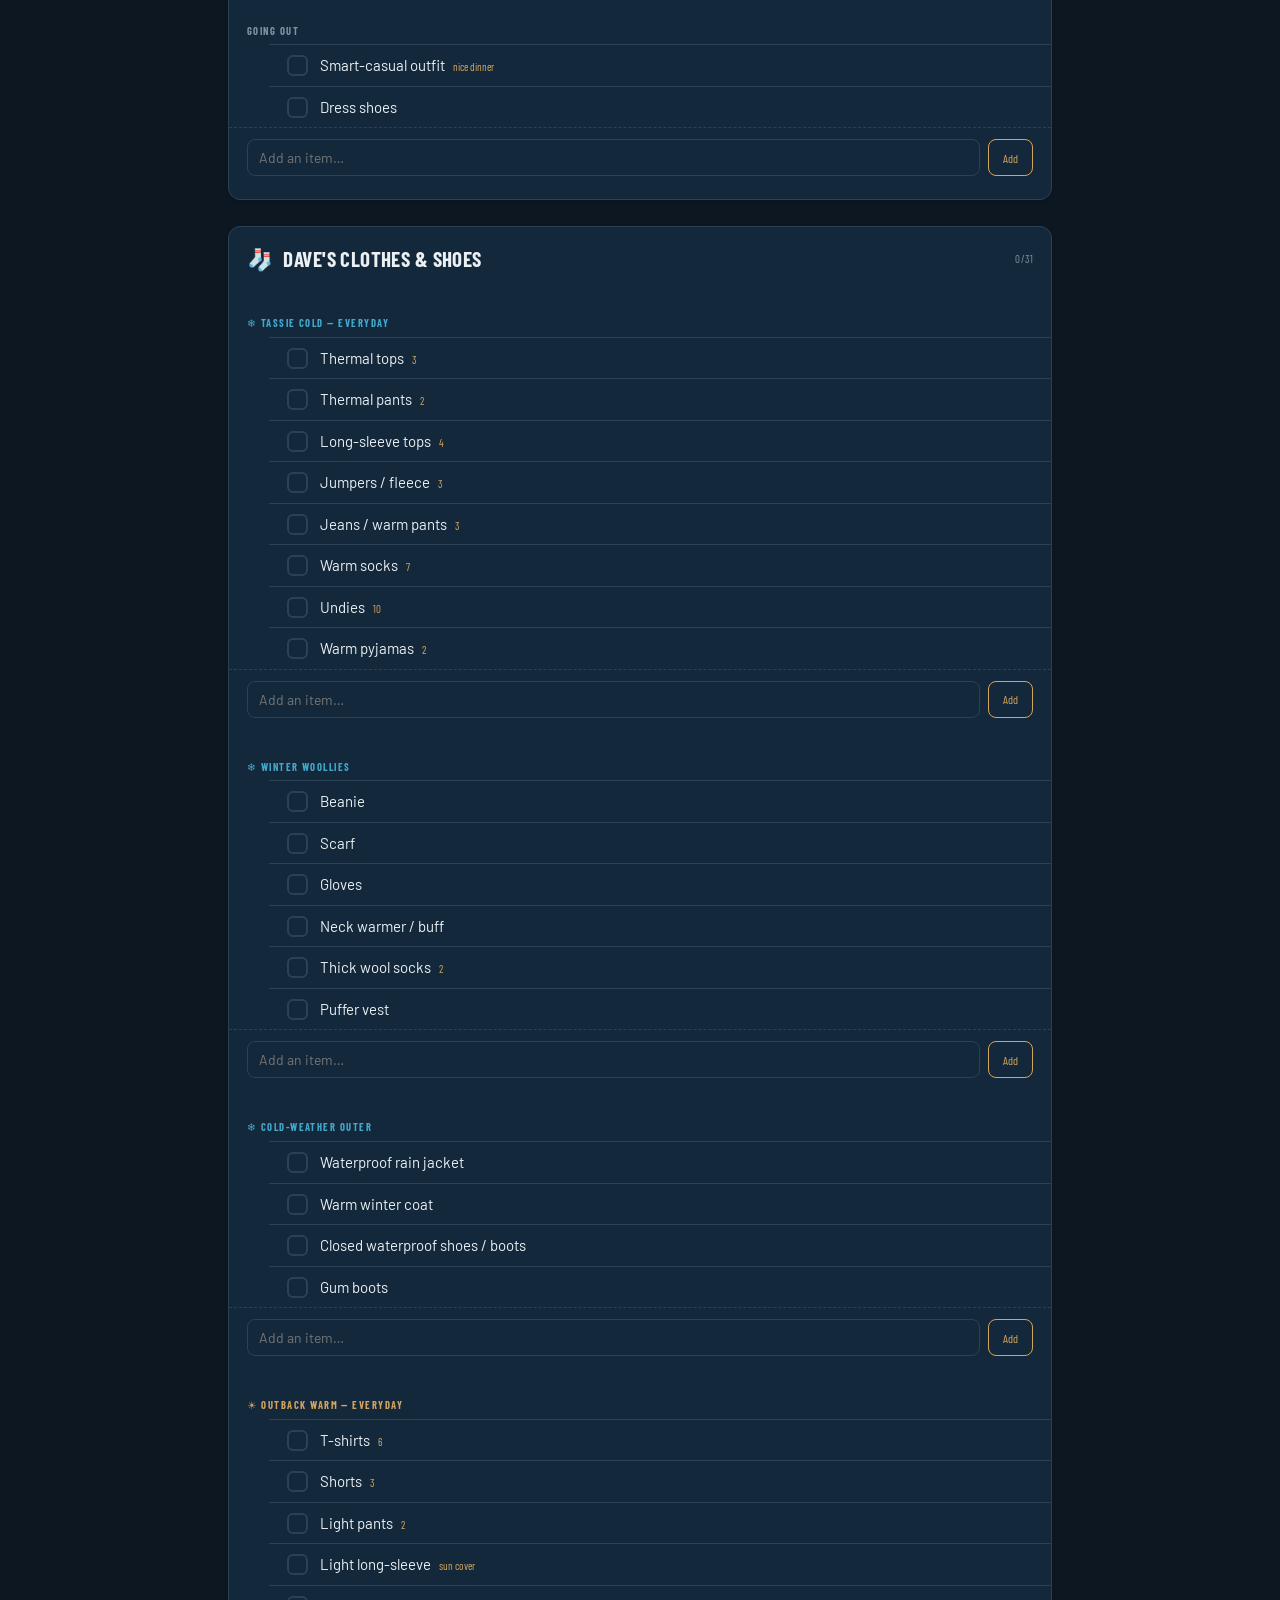
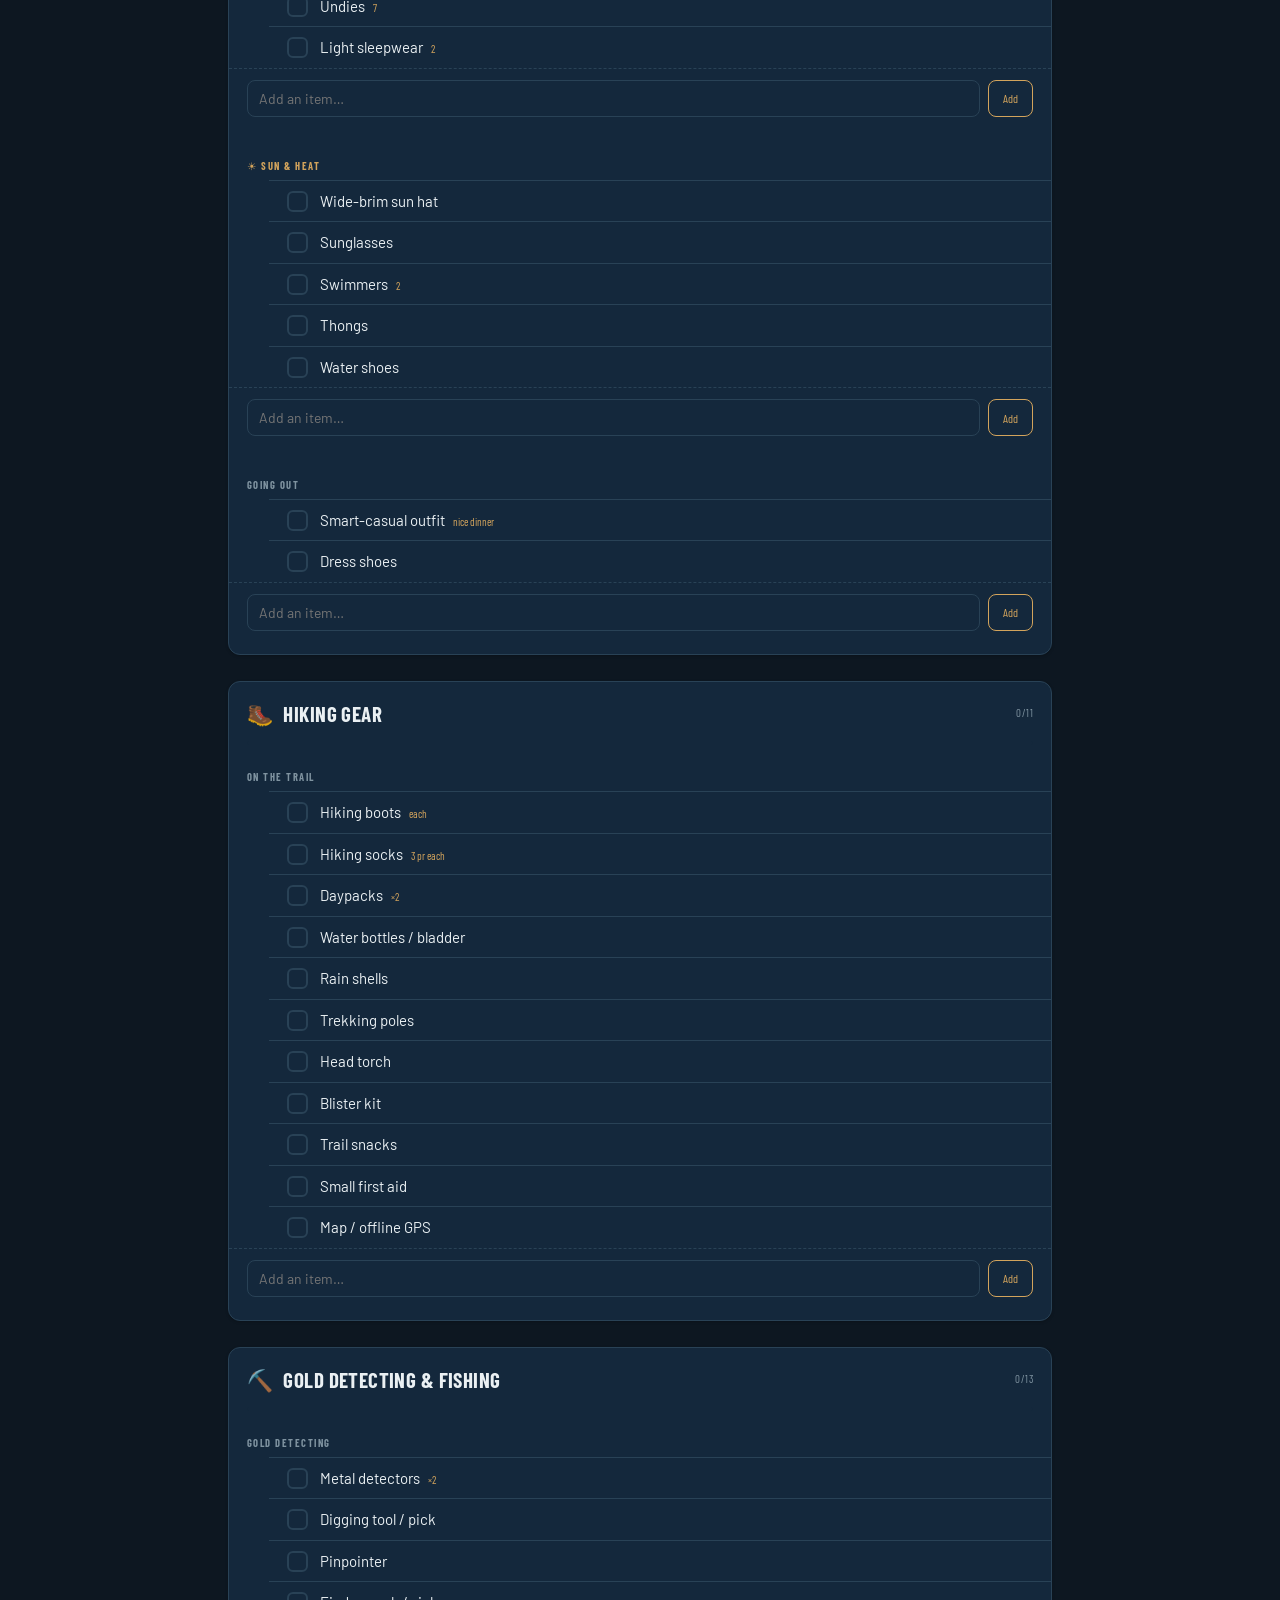
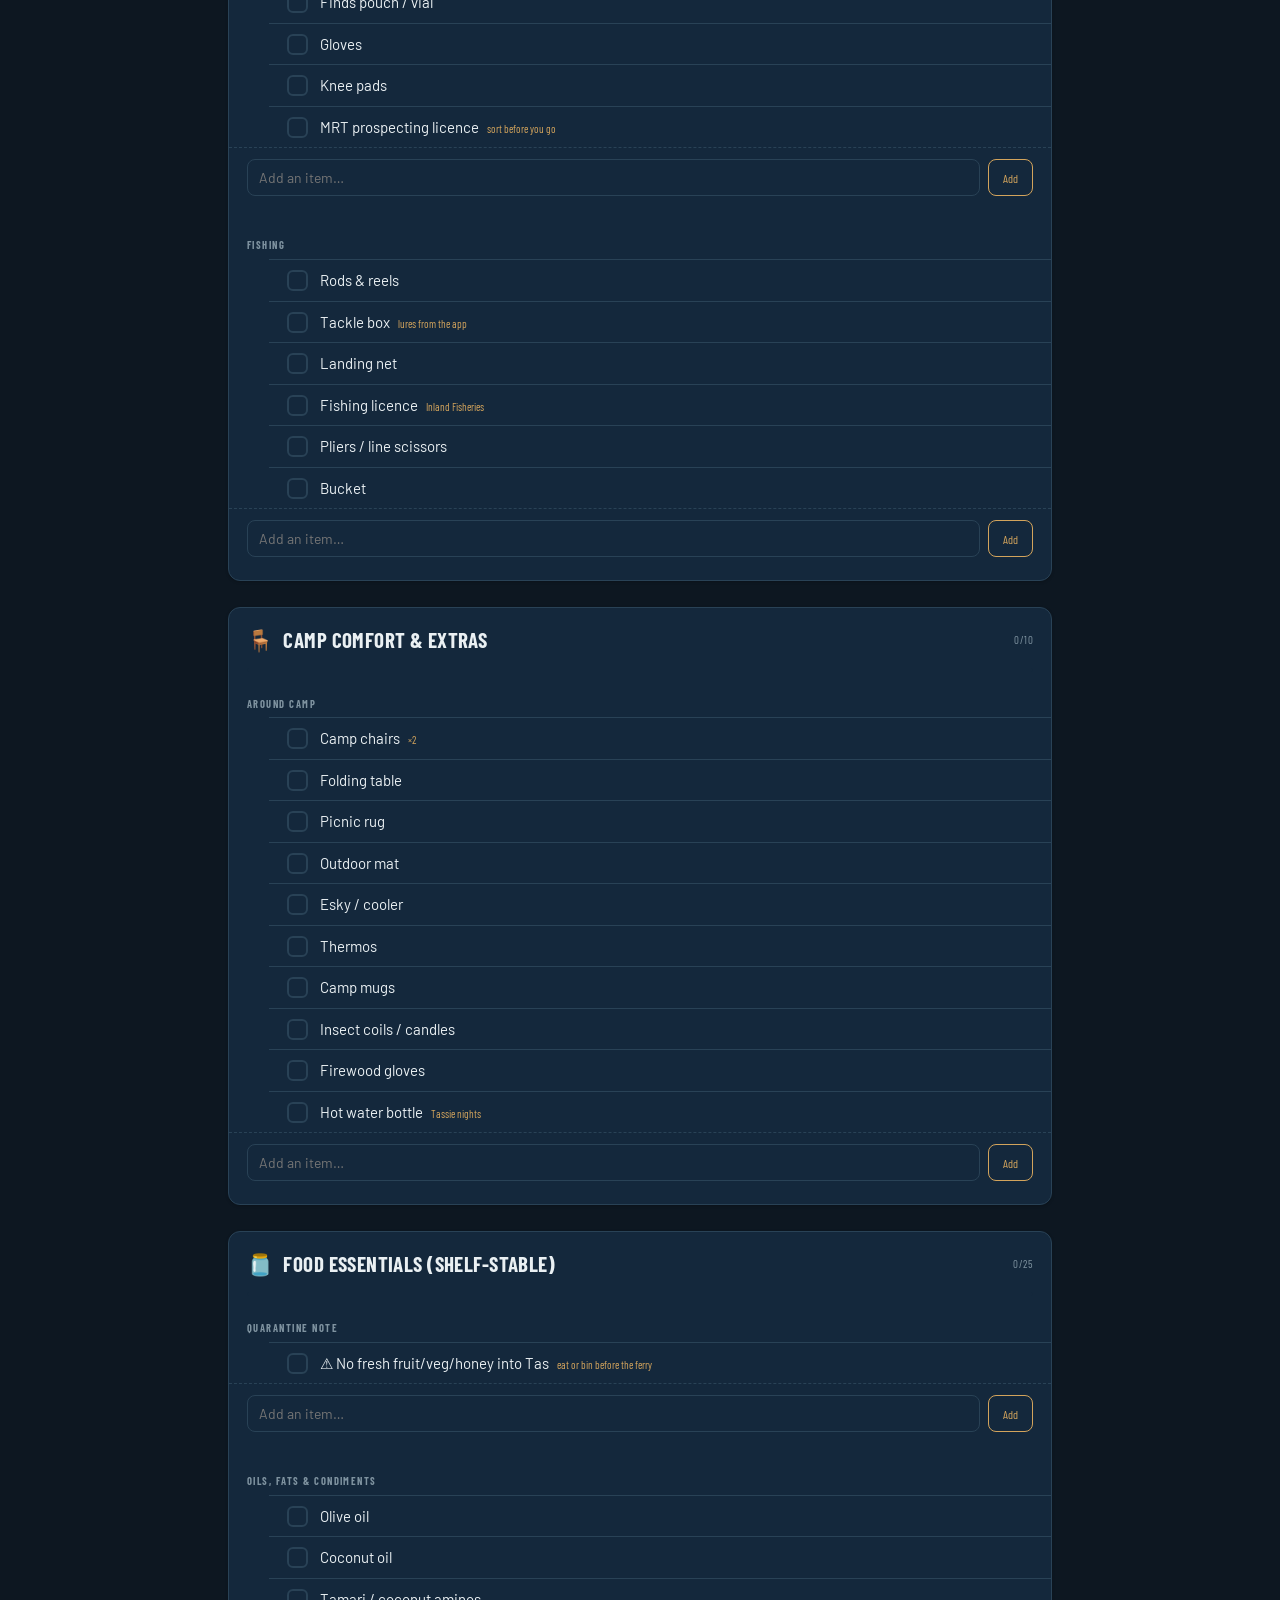
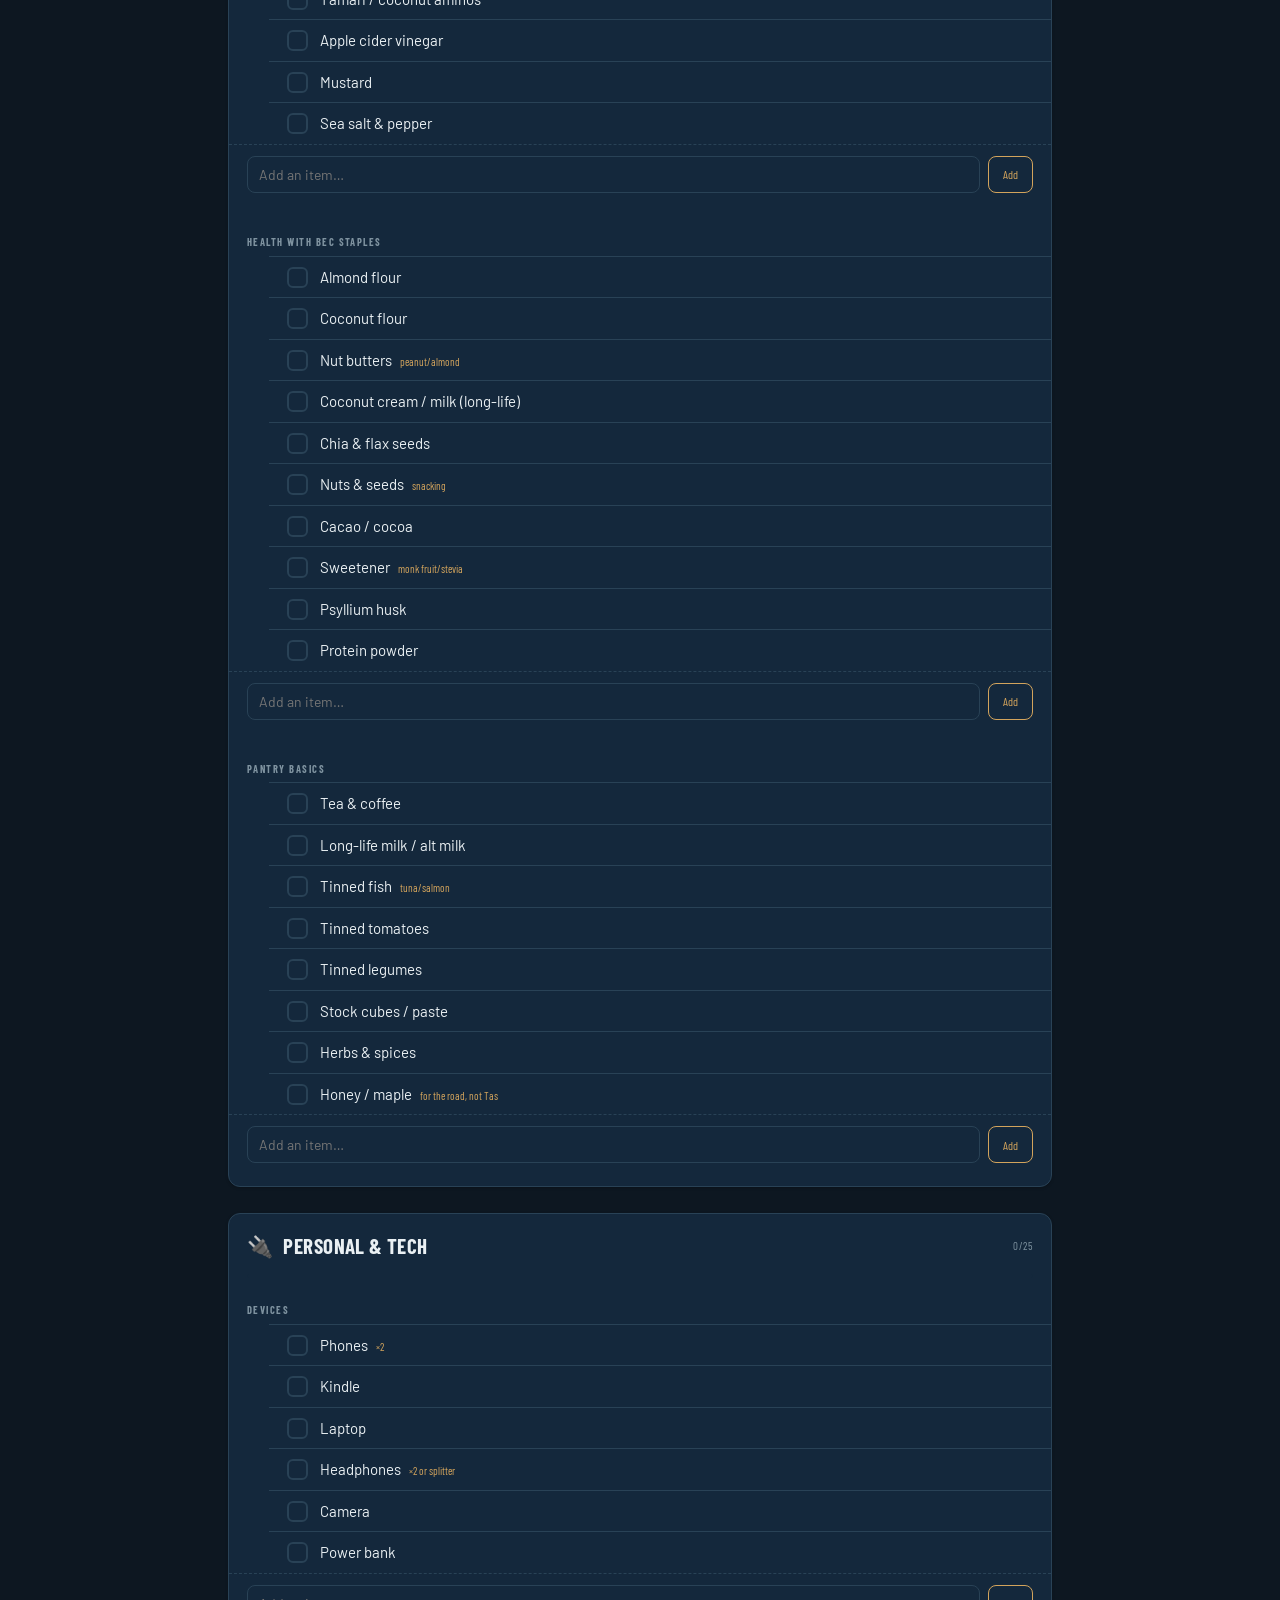
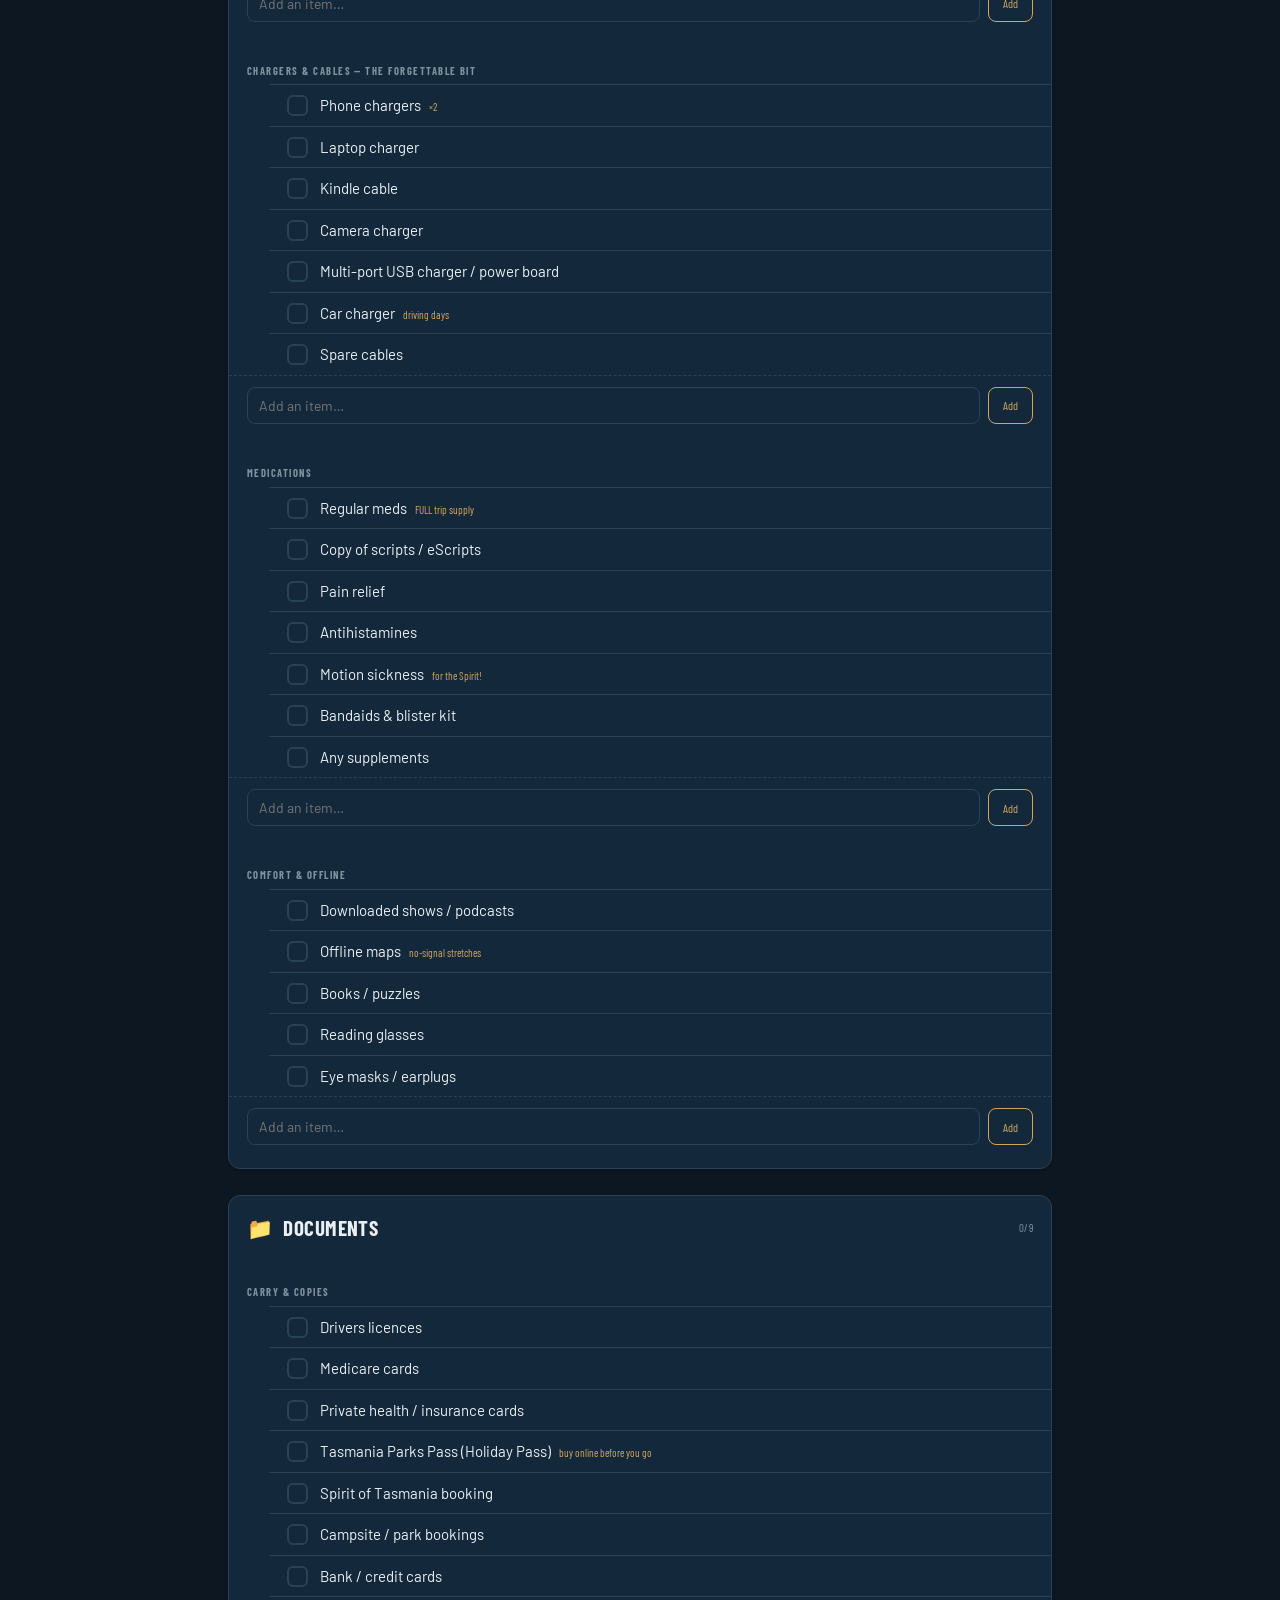
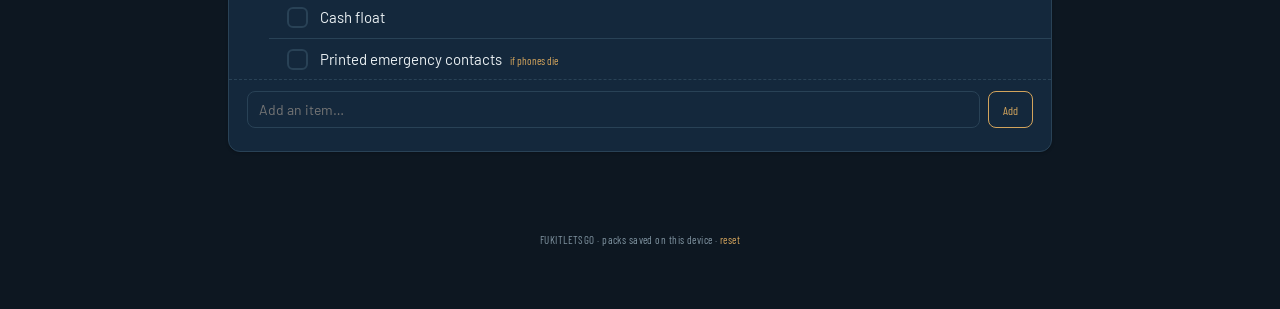
<file: packing/index.html>
<!DOCTYPE html>
<html lang="en-AU">
<head>
<meta charset="utf-8">
<meta name="viewport" content="width=device-width, initial-scale=1">
<title>FUKITLETSGO — Packing List</title>
<meta name="description" content="Packing checklist for the FUKITLETSGO trip: Tasmania winter through to the outback. Tick, add and delete as you pack.">
<script>(function(){var t='dark';try{t=localStorage.getItem('pack_theme2')||'dark'}catch(e){}document.documentElement.setAttribute('data-theme',t);})();</script>
<link rel="preconnect" href="https://fonts.googleapis.com">
<link rel="preconnect" href="https://fonts.gstatic.com" crossorigin>
<link href="https://fonts.googleapis.com/css2?family=Barlow+Condensed:wght@500;600;700&family=Barlow:wght@400;500;600;700&display=swap" rel="stylesheet">
<style>
:root{

  --bitumen:#18293a;        /* deep strait ink */
  --mist:#eaf0f3;           /* sea-mist background */
  --card:#ffffff;
  --sign-green:#0f7fa6;     /* sea blue primary */
  --sign-green-deep:#0a2e42;/* deep water */
  --gold:#d3a45c;           /* sand */
  --river:#34688f;          /* denim blue */
  --strait:#14283c;         /* Bass Strait navy */
  --line:#ccd8de;
  --muted:#5f7280;
  --bg:var(--mist); --bg2:#dfeaef; --surface:var(--card); --surface-hi:#f8f1e0;
  --line-soft:var(--line); --frost:var(--bitumen); --dim:var(--muted); --faint:#8fa3ad;
  --ember:var(--gold); --ember-deep:#a97a37;
  --glacier:var(--sign-green); --aurora:#3a8f7d; --dusk:#7d6ba0; --honey:var(--gold); --slate:#7f93a0;
  --rose:#c2563b; --copper:#b76b32; --sage:#698b50; --lemon:#c59d2e; --orchid:#9b5aa7; --cycle:#3a8f7d; --cold:var(--sign-green); --warm:var(--gold);
  --r:12px;
  --serif:'Barlow Condensed',system-ui,sans-serif;
  --sans:'Barlow',system-ui,-apple-system,sans-serif;
  --mono:'Barlow Condensed',system-ui,sans-serif;
}
html[data-theme="dark"]{

  --bitumen:#eaf0f3;
  --mist:#0d1721;
  --card:#14283c;
  --sign-green:#42a9cc;
  --sign-green-deep:#08111a;
  --gold:#d3a45c;
  --river:#7db8d7;
  --strait:#0a1320;
  --line:#294256;
  --muted:#a8bac7;
  --bg:var(--mist); --bg2:#102235; --surface:var(--card); --surface-hi:#193550;
  --line-soft:var(--line); --frost:var(--bitumen); --dim:var(--muted); --faint:#7f93a0;
  --ember:var(--gold); --ember-deep:#b7843c;
  --glacier:var(--sign-green); --aurora:#6ec2a7; --dusk:#b19ddb; --honey:var(--gold); --slate:#91a8b8;
  --rose:#ee8d73; --copper:#d98950; --sage:#9ab878; --lemon:#e0bd4d; --orchid:#ce85dd; --cycle:#6ec2a7; --cold:var(--sign-green); --warm:var(--gold);
  --r:12px;
  --serif:'Barlow Condensed',system-ui,sans-serif;
  --sans:'Barlow',system-ui,-apple-system,sans-serif;
  --mono:'Barlow Condensed',system-ui,sans-serif;
}
*{box-sizing:border-box; margin:0}
html{scroll-behavior:smooth}
body{background:var(--bg); color:var(--frost); font-family:var(--sans); font-size:15px; line-height:1.5; -webkit-text-size-adjust:100%}

/* masthead */
.mast{position:relative; padding:30px 18px 22px; border-bottom:1px solid var(--line-soft); overflow:hidden}
.mast .aur{position:absolute; inset:0; background:radial-gradient(60% 80% at 25% 0%, rgba(127,201,160,.12), transparent 60%),radial-gradient(50% 80% at 80% 10%, rgba(167,143,214,.10), transparent 60%); pointer-events:none}
.eyebrow{font-family:var(--mono); font-size:11px; letter-spacing:.18em; text-transform:uppercase; color:var(--faint)}
h1{font-family:var(--serif); font-weight:600; font-size:clamp(30px,7vw,46px); line-height:1; margin-top:8px; letter-spacing:.005em}
h1 .go{color:var(--ember)}
.sub{color:var(--dim); margin-top:12px; max-width:60ch; font-size:14px}
.legd{display:flex; gap:16px; margin-top:14px; flex-wrap:wrap; font-family:var(--mono); font-size:11px; letter-spacing:.04em; color:var(--dim)}
.legd span{display:inline-flex; align-items:center; gap:6px}
.legd i{width:10px; height:10px; border-radius:3px; display:inline-block}

.themebtn{position:absolute; top:18px; right:16px; z-index:4; appearance:none; border:1px solid var(--line-soft); background:var(--surface); color:var(--frost); border-radius:999px; padding:7px 13px; font-family:var(--mono); font-size:11px; letter-spacing:.06em; cursor:pointer}
.themebtn:hover{border-color:var(--glacier)}

/* overall progress */
.overall{max-width:860px; margin:18px auto 0; padding:0 18px}
.bar{height:8px; background:var(--surface); border-radius:999px; overflow:hidden; border:1px solid var(--line-soft)}
.bar > i{display:block; height:100%; background:linear-gradient(90deg,var(--ember),var(--honey)); width:0; transition:width .35s ease}
.overall .lab{display:flex; justify-content:space-between; font-family:var(--mono); font-size:11px; letter-spacing:.06em; color:var(--dim); margin:8px 2px 0}

/* toolbar */
.tools{max-width:860px; margin:16px auto 0; padding:0 18px; display:flex; gap:8px; flex-wrap:wrap}
.tbtn{appearance:none; border:1px solid var(--line-soft); background:var(--surface); color:var(--dim); font-family:var(--mono); font-size:11px; letter-spacing:.06em; text-transform:uppercase; padding:9px 13px; border-radius:999px; cursor:pointer}
.tbtn:hover{border-color:var(--glacier); color:var(--frost)}

/* sections */
.wrap{max-width:860px; margin:0 auto; padding:10px 18px 80px}
.sec{margin-top:26px; background:var(--bg2); border:1px solid var(--line-soft); border-radius:var(--r); overflow:hidden}
.sec > h2{font-family:var(--serif); font-weight:600; font-size:21px; padding:16px 18px 4px; display:flex; align-items:center; gap:10px}
.sec .scount{font-family:var(--mono); font-size:11px; color:var(--faint); font-weight:400; letter-spacing:.04em; margin-left:auto}
.sec .sbar{height:4px; background:var(--surface); margin:8px 18px 6px; border-radius:999px; overflow:hidden}
.sec .sbar > i{display:block; height:100%; background:var(--glacier); width:0; transition:width .3s ease}
.grp{padding:6px 0 12px}
.grp h3{font-family:var(--mono); font-size:10.5px; letter-spacing:.14em; text-transform:uppercase; color:var(--faint); padding:12px 18px 6px; display:flex; align-items:center; gap:8px}
.grp h3.cold{color:var(--cold)} .grp h3.warm{color:var(--warm)}
ul{list-style:none}
li{display:flex; align-items:flex-start; gap:12px; padding:9px 18px; border-top:1px solid var(--line-soft); cursor:pointer; transition:background .12s}
li:hover{background:var(--surface)}
li .box{flex:0 0 auto; width:21px; height:21px; border:2px solid var(--line); border-radius:6px; margin-top:1px; display:grid; place-items:center; transition:all .15s}
li .box svg{width:13px; height:13px; stroke:var(--bg); stroke-width:3.5; fill:none; opacity:0; transform:scale(.4); transition:all .15s}
li.done .box{background:var(--aurora); border-color:var(--aurora)}
li.done .box svg{opacity:1; transform:scale(1)}
li .txt{flex:1; min-width:0}
li .name{transition:color .15s}
li.done .name{color:var(--faint); text-decoration:line-through}
li .qty{font-family:var(--mono); font-size:11px; color:var(--ember); margin-left:8px; white-space:nowrap}
li.done .qty{color:var(--faint)}
li .note{display:block; font-size:12px; color:var(--faint); margin-top:2px}
li .del{flex:0 0 auto; appearance:none; background:none; border:none; color:var(--faint); font-size:18px; line-height:1; cursor:pointer; padding:0 2px; opacity:0; transition:opacity .12s}
li:hover .del{opacity:.7}
li .del:hover{color:var(--ember); opacity:1}
.additem{display:flex; gap:8px; padding:11px 18px; border-top:1px dashed var(--line)}
.additem input{flex:1; background:var(--surface); border:1px solid var(--line-soft); color:var(--frost); border-radius:8px; padding:9px 11px; font-family:var(--sans); font-size:14px}
.additem input:focus{outline:none; border-color:var(--glacier)}
.additem button{appearance:none; border:1px solid var(--ember); background:transparent; color:var(--ember); font-family:var(--mono); font-size:12px; padding:0 14px; border-radius:8px; cursor:pointer}
.additem button:hover{background:var(--ember); color:var(--bg)}

footer{max-width:860px; margin:0 auto; padding:0 18px 60px; color:var(--faint); font-family:var(--mono); font-size:11px; letter-spacing:.04em; text-align:center}
footer a{color:var(--ember); text-decoration:none}

@media print{
  body{background:#fff; color:#000}
  .themebtn,.tools,.additem,.del,.mast .aur{display:none !important}
  .sec,.bar,.sec .sbar{border-color:#bbb}
  li{break-inside:avoid}
  li .box{border-color:#666}
  li.done .box{background:#666}
}


/* FUKITLETSGO road-trip theme, matched to index.html */
body{background:var(--mist);color:var(--bitumen);font-family:var(--sans);}
.mast, header.mast{background:linear-gradient(160deg,var(--sign-green) 0%,var(--sign-green-deep) 100%);color:#fff;border-bottom:6px solid var(--gold);}
.mast .aur, header.mast .aur{background:radial-gradient(60% 80% at 20% 0%, rgba(255,255,255,.14), transparent 60%),radial-gradient(50% 80% at 82% 12%, rgba(211,164,92,.16), transparent 60%);}
.eyebrow{font-family:var(--mono);font-weight:600;letter-spacing:.22em;text-transform:uppercase;color:var(--gold)!important;}
h1,h1.title,.card h3,.panel h2,.kcard h3,.sec>h2,.ev .nm{font-family:var(--serif);font-weight:700;text-transform:uppercase;letter-spacing:.02em;}
h1 .it,h1 .go{color:var(--gold)!important;}
.route,.sub{color:rgba(255,255,255,.84)!important;}
.route b{color:#fff!important;}
.themebtn{top:18px;right:16px;border:1.5px solid rgba(255,255,255,.45);background:rgba(255,255,255,.12);color:#fff;font-family:var(--mono);font-weight:600;text-transform:uppercase;}
.themebtn:hover{border-color:var(--gold);}
.tab,.chip,.btn,.tbtn,a.gmap,.kcard .lk,.ev .event-link,.mapresults .m-focus{font-family:var(--mono);font-weight:600;text-transform:uppercase;letter-spacing:.08em;border-radius:999px;}
.tab[aria-selected="true"],.btn.ember,.chip[data-type="mine"][aria-pressed="true"]{background:var(--sign-green);border-color:var(--sign-green);color:#fff;}
.card,.panel,.kcard,.sec,.ev,.mapdetail,.mapwrap,.map-side,.mapresults .mcard,.gauge,.di,.slpill{background:var(--card);border-color:var(--line);box-shadow:0 1px 3px rgba(38,40,31,.07);}
.tabs{background:linear-gradient(var(--mist) 70%, transparent);}
.card:hover{border-color:var(--sign-green);}
.tag,.fee,.fp,.detour{font-family:var(--mono);font-weight:600;}
input.search,select.reg,select.day,.addform input,.addform select,.addform textarea,.di textarea,.additem input{background:var(--card);color:var(--bitumen);border-color:var(--line);}
input.search:focus,select.reg:focus,select.day:focus,.additem input:focus{outline:none;border-color:var(--sign-green);}
a.gmap,.kcard .lk,.ev .event-link{color:var(--river);}
.leaflet-popup-content-wrapper,.leaflet-popup-tip,.leaflet-bar a,.leaflet-control-layers{background:var(--card)!important;color:var(--bitumen)!important;border-color:var(--line)!important;}
html[data-theme="dark"] .mast,html[data-theme="dark"] header.mast{box-shadow:inset 0 -1px 0 rgba(255,255,255,.06);}
html[data-theme="dark"] .range path:nth-of-type(1){fill:#102235;}
html[data-theme="dark"] .range path:nth-of-type(2){fill:#0d1721;}
html[data-theme="dark"] .range g{fill:#eaf0f3;}
html[data-theme="dark"] .card,html[data-theme="dark"] .panel,html[data-theme="dark"] .kcard,html[data-theme="dark"] .sec,html[data-theme="dark"] .ev,html[data-theme="dark"] .mapdetail,html[data-theme="dark"] .mapwrap,html[data-theme="dark"] .map-side,html[data-theme="dark"] .mapresults .mcard,html[data-theme="dark"] .gauge,html[data-theme="dark"] .di,html[data-theme="dark"] .slpill{box-shadow:0 1px 3px rgba(0,0,0,.22);}
html[data-theme="dark"] .route,html[data-theme="dark"] .sub{color:rgba(234,240,243,.82)!important;}


/* Align the packing-page masthead with the checklist content */
.mast > .eyebrow,
.mast > h1,
.mast > .sub,
.mast > .legd{
  max-width:860px;
  margin-left:auto;
  margin-right:auto;
}
.mast > h1{margin-top:8px;}
.mast > .sub{margin-top:12px;}
.mast > .legd{margin-top:14px;}
@media(max-width:560px){.mast{padding-left:18px;padding-right:18px}.themebtn{top:14px;right:14px}}



/* === FUKITLETSGO shared logo + hamburger menu === */
.flg-nav{position:sticky;top:0;z-index:5000;background:linear-gradient(160deg,var(--sign-green) 0%,var(--sign-green-deep) 100%);border-bottom:3px solid var(--gold);box-shadow:0 6px 18px rgba(0,0,0,.16)}
.flg-nav-inner{max-width:1080px;margin:0 auto;padding:8px 14px;display:flex;align-items:center;justify-content:space-between;gap:12px}
.flg-brand{display:inline-flex;align-items:center;gap:9px;color:#fff;text-decoration:none;min-width:0}
.flg-logo{width:38px;height:38px;border-radius:11px;object-fit:cover;border:2px solid rgba(255,255,255,.85);background:rgba(255,255,255,.12);box-shadow:0 2px 10px rgba(0,0,0,.20)}
.flg-word{font-family:var(--mono);font-size:16px;font-weight:700;letter-spacing:.08em;text-transform:uppercase;line-height:1;white-space:nowrap;color:#fff}
.flg-word small{display:block;margin-top:3px;font-family:var(--sans);font-size:10px;font-weight:700;letter-spacing:.19em;color:var(--gold)}
.flg-menu-wrap{position:relative;display:flex;align-items:center;gap:8px}
.flg-menu-btn{appearance:none;border:1px solid rgba(255,255,255,.32);background:rgba(255,255,255,.10);color:#fff;border-radius:999px;min-width:42px;height:38px;padding:0 12px;display:inline-flex;align-items:center;justify-content:center;gap:8px;cursor:pointer;font-family:var(--mono);font-size:12px;font-weight:700;letter-spacing:.08em;text-transform:uppercase}
.flg-menu-btn:hover,.flg-menu-btn[aria-expanded="true"]{background:rgba(255,255,255,.18);border-color:var(--gold)}
.flg-menu-icon{width:18px;height:12px;position:relative;display:inline-block}
.flg-menu-icon i,.flg-menu-icon:before,.flg-menu-icon:after{content:"";position:absolute;left:0;right:0;height:2px;background:#fff;border-radius:2px;transition:transform .16s ease,opacity .16s ease,top .16s ease}
.flg-menu-icon:before{top:0}.flg-menu-icon i{top:5px}.flg-menu-icon:after{top:10px}
.flg-menu-btn[aria-expanded="true"] .flg-menu-icon:before{top:5px;transform:rotate(45deg)}
.flg-menu-btn[aria-expanded="true"] .flg-menu-icon i{opacity:0}
.flg-menu-btn[aria-expanded="true"] .flg-menu-icon:after{top:5px;transform:rotate(-45deg)}
.flg-menu{position:absolute;right:0;top:calc(100% + 10px);width:min(88vw,330px);background:var(--surface);color:var(--frost);border:1px solid var(--line-soft);border-radius:14px;box-shadow:0 16px 40px rgba(0,0,0,.30);padding:8px;display:none}
.flg-menu.open{display:block}
.flg-menu a{display:grid;grid-template-columns:1fr auto;gap:4px 12px;padding:11px 12px;border-radius:10px;color:var(--frost);text-decoration:none;font-family:var(--sans);font-weight:700;font-size:14px}
.flg-menu a span{display:block;grid-column:1 / -1;font-family:var(--mono);font-size:10px;letter-spacing:.12em;text-transform:uppercase;color:var(--faint);font-weight:700;margin-top:1px}
.flg-menu a:hover{background:var(--surface-hi)}
.flg-menu a[aria-current="page"]{background:rgba(211,164,92,.16);color:var(--ember)}
.flg-menu a[aria-current="page"] span{color:var(--ember)}
.flg-menu .ext{font-size:13px;color:var(--gold)}
@media(max-width:560px){.flg-word{font-size:14px;letter-spacing:.055em}.flg-word small{font-size:9px}.flg-menu-btn .flg-menu-label{display:none}.flg-nav-inner{padding:7px 10px}.flg-logo{width:34px;height:34px}}
@media print{.flg-nav{display:none!important}}
@media(prefers-reduced-motion:reduce){.flg-menu-icon i,.flg-menu-icon:before,.flg-menu-icon:after{transition:none!important}}
.tabs{top:56px!important}
</style>
</head>
<body>

<nav class="flg-nav" data-page="packing" aria-label="FUKITLETSGO site navigation">
  <div class="flg-nav-inner">
    <a class="flg-brand" href="https://nichynoo.github.io/fukitletsgo/" aria-label="FUKITLETSGO home">
      <img class="flg-logo" src="https://nichynoo.github.io/fukitletsgo/logo.png" alt="FUKITLETSGO logo">
      <span class="flg-word">FUKITLETSGO<small>Don't die wondering...</small></span>
    </a>
    <div class="flg-menu-wrap">
      <button class="flg-menu-btn" type="button" aria-expanded="false" aria-controls="flgMenu">
        <span class="flg-menu-icon" aria-hidden="true"><i></i></span><span class="flg-menu-label">Menu</span>
      </button>
      <div class="flg-menu" id="flgMenu" role="menu">
        <a role="menuitem" data-page="home" href="https://nichynoo.github.io/fukitletsgo/">Home <b class="ext" aria-hidden="true">↗</b></a>
        <a role="menuitem" data-page="route" href="https://nichynoo.github.io/fukitletsgo/Australia/SOT/">Road to the ferry <b class="ext" aria-hidden="true">↗</b></a>
        <a role="menuitem" data-page="tas" href="https://nichynoo.github.io/fukitletsgo/Australia/Tasmania/">Tasmania winter planner <b class="ext" aria-hidden="true">↗</b></a>
        <a role="menuitem" data-page="packing" href="https://nichynoo.github.io/fukitletsgo/packing/">Packing list <b class="ext" aria-hidden="true">↗</b></a>
        <a role="menuitem" data-page="recipes" href="https://nichynoo.github.io/fukitletsgo/recipes/">Recipes <b class="ext" aria-hidden="true">↗</b></a>
      </div>
    </div>
  </div>
</nav>

<header class="mast">
  <div class="aur"></div>
  <button class="themebtn" id="themeBtn" type="button">☀ light</button>
  <div class="eyebrow">Caravan field journal · 2.5–3 months</div>
  <h1>Packing <span class="go">List</span></h1>
  <p class="sub">Sydney → Tasmania (winter) → SA → Mildura → Mundi Mundi Bash → Lightning Ridge → home. Two climates in one trip, so we pack for frost <em>and</em> dust. Tap to tick. Add your own with the box at the foot of each list; tap the ✕ to remove anything that doesn't apply.</p>
  <div class="legd">
    <span><i style="background:var(--cold)"></i>❄️ Tassie cold</span>
    <span><i style="background:var(--warm)"></i>☀️ Outback warm</span>
    <span><i style="background:var(--aurora)"></i>Ticked = packed</span>
  </div>
</header>

<div class="overall">
  <div class="bar"><i id="allBar"></i></div>
  <div class="lab"><span id="allLab">0 of 0 packed</span><span id="allPct">0%</span></div>
</div>

<div class="tools">
  <button class="tbtn" id="printBtn">⎙ Print / save PDF</button>
  <button class="tbtn" id="resetBtn">↺ Reset all ticks</button>
</div>

<main class="wrap" id="wrap"></main>

<footer>
  FUKITLETSGO · packs saved on this device · <a id="reset2" href="#">reset</a>
</footer>

<script>
var $ = function(s,r){return (r||document).querySelector(s)};
function applyTheme(t){document.documentElement.setAttribute('data-theme',t);try{localStorage.setItem('pack_theme2',t)}catch(e){}var b=$('#themeBtn');if(b)b.textContent=(t==='light')?'☾ dark':'☀ light';}

/* ---- the master list. group.clime: 'cold' | 'warm' | null ---- */
var DATA = [
 { id:'van', title:'Van essentials', icon:'🚐', groups:[
   { h:'Bedding', items:[
     ['Fitted & flat sheets','2 sets'],['Doona / quilt'],['Spare doona / quilt'],['Spare warm blanket','Tassie nights'],
     ['Pillows + spare cases','2 + 2'],] },
   { h:'Bathroom & towels', items:[
     ['Bath towels','2 each'],['Quick-dry / travel towels','2'],['Beach towel','1 each'],
     ['Toiletry bags'],['Soap / body wash'],['Shampoo & conditioner'],['Toothbrushes & paste'],
     ['Deodorant'],['Sunscreen','SPF50+'],['Insect repellent'],['Lip balm'],['Hairbrush / ties'],
     ['Razors'],['Toilet paper','stock up'] ] },
   { h:'Kitchen & cleaning', items:[
     ['Tea towels','4–5'],['Dishcloths / sponges'],['Dishwashing liquid'],['Multipurpose spray'],
     ['Paper towel'],['Bin bags'],['Ziploc / storage bags'],['Cling wrap & foil'],
     ['Matches / lighter'],['Dustpan & brush','dust!'],['Door mat','outback dust'] ] },
   { h:'Laundry', items:[
     ['Laundry powder / liquid'],['Pegs'],['Laundry bag / basket'],
     ['Stain remover'],['Coins for laundromats','$ coins'] ] },
   { h:'General', items:[
     ['First-aid kit'],['Torches / head torches','2'],['Spare batteries'],['Scissors'],
     ['Sewing / repair kit'],['Sunglasses cases'],['Reusable shopping bags'],['Water bottles'] ] }
 ]},

 { id:'rita', title:'My clothes & shoes', icon:'🧣', groups:[
   { h:'Tassie cold — everyday', clime:'cold', items:[
     ['Thermal tops','3'],['Thermal leggings','2'],['Long-sleeve tops','4'],['Jumpers / fleece','3'],
     ['Jeans / warm pants','3'],['Warm socks','7'],['Undies','10'],['Bras','3–4'],['Warm pyjamas','2'] ] },
   { h:'Winter woollies', clime:'cold', items:[
     ['Beanie'],['Scarf'],['Gloves'],['Neck warmer / buff'],['Thick wool socks','2'],['Puffer vest'],['Waterproof Ugg boots','2'] ] },
   { h:'Cold-weather outer', clime:'cold', items:[
     ['Waterproof rain jacket'],['Warm winter coat'],['Closed waterproof shoes / boots'],['Gum boots'] ] },
   { h:'Outback warm — everyday', clime:'warm', items:[
     ['T-shirts / tops','6'],['Shorts','3'],['Light pants / skirts','2'],
     ['Light long-sleeve','sun cover'],['Undies','7'],['Light sleepwear','2'],['Merrell hiking boots'] ] },
   { h:'Sun & heat', clime:'warm', items:[
     ['Wide-brim sun hat'],['Sunglasses'],['Swimmers','2'],['Thongs'],['Water shoes'] ] },
   { h:'Going out', items:[
     ['Smart-casual outfit','nice dinner'],['Dress shoes'] ] }
 ]},

 { id:'dave', title:"Dave's clothes & shoes", icon:'🧦', groups:[
   { h:'Tassie cold — everyday', clime:'cold', items:[
     ['Thermal tops','3'],['Thermal pants','2'],['Long-sleeve tops','4'],['Jumpers / fleece','3'],
     ['Jeans / warm pants','3'],['Warm socks','7'],['Undies','10'],['Warm pyjamas','2'] ] },
   { h:'Winter woollies', clime:'cold', items:[
     ['Beanie'],['Scarf'],['Gloves'],['Neck warmer / buff'],['Thick wool socks','2'],['Puffer vest'] ] },
   { h:'Cold-weather outer', clime:'cold', items:[
     ['Waterproof rain jacket'],['Warm winter coat'],['Closed waterproof shoes / boots'],['Gum boots'] ] },
   { h:'Outback warm — everyday', clime:'warm', items:[
     ['T-shirts','6'],['Shorts','3'],['Light pants','2'],
     ['Light long-sleeve','sun cover'],['Undies','7'],['Light sleepwear','2'] ] },
   { h:'Sun & heat', clime:'warm', items:[
     ['Wide-brim sun hat'],['Sunglasses'],['Swimmers','2'],['Thongs'],['Water shoes'] ] },
   { h:'Going out', items:[
     ['Smart-casual outfit','nice dinner'],['Dress shoes'] ] }
 ]},

 { id:'hike', title:'Hiking gear', icon:'🥾', groups:[
   { h:'On the trail', items:[
     ['Hiking boots','each'],['Hiking socks','3 pr each'],['Daypacks','×2'],
     ['Water bottles / bladder'],['Rain shells'],['Trekking poles'],['Head torch'],
     ['Blister kit'],['Trail snacks'],['Small first aid'],['Map / offline GPS'] ] }
 ]},

 { id:'detect', title:'Gold detecting & fishing', icon:'⛏️', groups:[
   { h:'Gold detecting', items:[
     ['Metal detectors','×2'],['Digging tool / pick'],['Pinpointer'],['Finds pouch / vial'],
     ['Gloves'],['Knee pads'],['MRT prospecting licence','sort before you go'] ] },
   { h:'Fishing', items:[
     ['Rods & reels'],['Tackle box','lures from the app'],['Landing net'],
     ['Fishing licence','Inland Fisheries'],['Pliers / line scissors'],['Bucket'] ] }
 ]},

 { id:'camp', title:'Camp comfort & extras', icon:'🪑', groups:[
   { h:'Around camp', items:[
     ['Camp chairs','×2'],['Folding table'],['Picnic rug'],['Outdoor mat'],
     ['Esky / cooler'],['Thermos'],['Camp mugs'],['Insect coils / candles'],
     ['Firewood gloves'],['Hot water bottle','Tassie nights'] ] }
 ]},

 { id:'food', title:'Food essentials (shelf-stable)', icon:'🫙', groups:[
   { h:'Quarantine note', items:[
     ['⚠ No fresh fruit/veg/honey into Tas','eat or bin before the ferry'] ] },
   { h:'Oils, fats & condiments', items:[
     ['Olive oil'],['Coconut oil'],['Tamari / coconut aminos'],['Apple cider vinegar'],
     ['Mustard'],['Sea salt & pepper'] ] },
   { h:'Health With Bec staples', items:[
     ['Almond flour'],['Coconut flour'],['Nut butters','peanut/almond'],['Coconut cream / milk (long-life)'],
     ['Chia & flax seeds'],['Nuts & seeds','snacking'],['Cacao / cocoa'],['Sweetener','monk fruit/stevia'],
     ['Psyllium husk'],['Protein powder'] ] },
   { h:'Pantry basics', items:[
     ['Tea & coffee'],['Long-life milk / alt milk'],['Tinned fish','tuna/salmon'],['Tinned tomatoes'],
     ['Tinned legumes'],['Stock cubes / paste'],['Herbs & spices'],['Honey / maple','for the road, not Tas'] ] }
 ]},

 { id:'tech', title:'Personal & tech', icon:'🔌', groups:[
   { h:'Devices', items:[
     ['Phones','×2'],['Kindle'],['Laptop'],['Headphones','×2 or splitter'],['Camera'],['Power bank'] ] },
   { h:'Chargers & cables — the forgettable bit', items:[
     ['Phone chargers','×2'],['Laptop charger'],['Kindle cable'],['Camera charger'],
     ['Multi-port USB charger / power board'],['Car charger','driving days'],['Spare cables'] ] },
   { h:'Medications', items:[
     ['Regular meds','FULL trip supply'],['Copy of scripts / eScripts'],['Pain relief'],
     ['Antihistamines'],['Motion sickness','for the Spirit!'],['Bandaids & blister kit'],
     ['Any supplements'] ] },
   { h:'Comfort & offline', items:[
     ['Downloaded shows / podcasts'],['Offline maps','no-signal stretches'],['Books / puzzles'],
     ['Reading glasses'],['Eye masks / earplugs'] ] }
 ]},

 { id:'docs', title:'Documents', icon:'📁', groups:[
   { h:'Carry & copies', items:[
     ['Drivers licences'],['Medicare cards'],['Private health / insurance cards'],
     ['Tasmania Parks Pass (Holiday Pass)','buy online before you go'],
     ['Spirit of Tasmania booking'],['Campsite / park bookings'],['Bank / credit cards'],
     ['Cash float'],['Printed emergency contacts','if phones die'] ] }
 ]}
];

/* ---- state ---- */
var KEY='pack_state_v1';
var state = {checks:{}, added:{}, removed:{}};
try{ var raw=localStorage.getItem(KEY); if(raw) state=JSON.parse(raw); }catch(e){}
state.checks=state.checks||{}; state.added=state.added||{}; state.removed=state.removed||{};
function save(){ try{ localStorage.setItem(KEY, JSON.stringify(state)); }catch(e){} }

function slug(s){ return s.toLowerCase().replace(/[^a-z0-9]+/g,'-').replace(/(^-|-$)/g,''); }

/* build a stable id for a default item */
function iid(secId, gi, name){ return secId+'|'+gi+'|'+slug(name); }

function render(){
  var wrap=$('#wrap'); wrap.innerHTML='';
  var totAll=0, doneAll=0;
  DATA.forEach(function(sec){
    var secEl=document.createElement('section'); secEl.className='sec';
    var head=document.createElement('h2');
    head.innerHTML='<span>'+sec.icon+'</span> '+sec.title+'<span class="scount" id="cnt-'+sec.id+'"></span>';
    secEl.appendChild(head);
    var sbar=document.createElement('div'); sbar.className='sbar'; sbar.innerHTML='<i id="sbar-'+sec.id+'"></i>';
    secEl.appendChild(sbar);
    var secTot=0, secDone=0;

    sec.groups.forEach(function(g, gi){
      var grp=document.createElement('div'); grp.className='grp';
      if(g.h){ var h3=document.createElement('h3'); if(g.clime) h3.className=g.clime;
        h3.textContent=(g.clime==='cold'?'❄️ ':g.clime==='warm'?'☀️ ':'')+g.h; grp.appendChild(h3); }
      var ul=document.createElement('ul');

      // default items (skip removed)
      g.items.forEach(function(it){
        var name=it[0], qty=it[1]||'', note=it[2]||'';
        var id=iid(sec.id, gi, name);
        if(state.removed[id]) return;
        ul.appendChild(makeLi(id, name, qty, note, false));
        secTot++; if(state.checks[id]){secDone++;}
      });
      // user-added items for this group
      var addedList = state.added[sec.id+'|'+gi] || [];
      addedList.forEach(function(a){
        ul.appendChild(makeLi(a.id, a.name, '', '', true));
        secTot++; if(state.checks[a.id]){secDone++;}
      });

      // add-item row
      var add=document.createElement('div'); add.className='additem';
      var inp=document.createElement('input'); inp.type='text'; inp.placeholder='Add an item…';
      var btn=document.createElement('button'); btn.textContent='Add';
      function doAdd(){
        var v=inp.value.trim(); if(!v) return;
        var aid='u-'+sec.id+'-'+gi+'-'+Date.now();
        var k=sec.id+'|'+gi; state.added[k]=state.added[k]||[]; state.added[k].push({id:aid,name:v});
        save(); render();
      }
      btn.onclick=doAdd; inp.addEventListener('keydown',function(e){if(e.key==='Enter')doAdd();});
      add.appendChild(inp); add.appendChild(btn);

      grp.appendChild(ul); grp.appendChild(add);
      secEl.appendChild(grp);
    });

    wrap.appendChild(secEl);
    secTot=secTot; secDone=secDone;
    var cnt=$('#cnt-'+sec.id); if(cnt) cnt.textContent=secDone+'/'+secTot;
    var sb=$('#sbar-'+sec.id); if(sb) sb.style.width=(secTot?Math.round(secDone/secTot*100):0)+'%';
    totAll+=secTot; doneAll+=secDone;
  });

  $('#allBar').style.width=(totAll?Math.round(doneAll/totAll*100):0)+'%';
  $('#allLab').textContent=doneAll+' of '+totAll+' packed';
  $('#allPct').textContent=(totAll?Math.round(doneAll/totAll*100):0)+'%';
}

function makeLi(id, name, qty, note, isUser){
  var li=document.createElement('li');
  if(state.checks[id]) li.className='done';
  var box=document.createElement('div'); box.className='box';
  box.innerHTML='<svg viewBox="0 0 24 24"><polyline points="20 6 9 17 4 12"></polyline></svg>';
  var txt=document.createElement('div'); txt.className='txt';
  var nm=document.createElement('span'); nm.className='name'; nm.textContent=name;
  txt.appendChild(nm);
  if(qty){ var q=document.createElement('span'); q.className='qty'; q.textContent=qty; nm.appendChild(q); }
  if(note){ var n=document.createElement('span'); n.className='note'; n.textContent=note; txt.appendChild(n); }
  var del=document.createElement('button'); del.className='del'; del.innerHTML='✕'; del.title='Remove';
  del.onclick=function(e){ e.stopPropagation(); removeItem(id, isUser); };
  li.appendChild(box); li.appendChild(txt); li.appendChild(del);
  li.onclick=function(){ state.checks[id]=!state.checks[id]; if(!state.checks[id]) delete state.checks[id]; save();
    li.classList.toggle('done'); render(); };
  return li;
}

function removeItem(id, isUser){
  delete state.checks[id];
  if(isUser){
    // find & splice from added
    Object.keys(state.added).forEach(function(k){
      state.added[k]=state.added[k].filter(function(a){return a.id!==id;});
    });
  } else {
    state.removed[id]=1;
  }
  save(); render();
}

$('#themeBtn').onclick=function(){ applyTheme(document.documentElement.getAttribute('data-theme')==='light'?'dark':'light'); };
applyTheme(document.documentElement.getAttribute('data-theme')||'dark');
$('#printBtn').onclick=function(){ window.print(); };
function resetAll(){ if(confirm('Clear all ticks? (Your added items stay.)')){ state.checks={}; save(); render(); } }
$('#resetBtn').onclick=resetAll;
$('#reset2').onclick=function(e){ e.preventDefault(); resetAll(); };

render();
</script>

<script>
(function(){
  var nav=document.querySelector('.flg-nav'); if(!nav) return;
  var btn=nav.querySelector('.flg-menu-btn');
  var menu=nav.querySelector('.flg-menu');
  if(!btn || !menu) return;
  var page=nav.getAttribute('data-page')||'';
  var active=menu.querySelector('a[data-page="'+page+'"]');
  if(active) active.setAttribute('aria-current','page');
  function setOpen(open){
    btn.setAttribute('aria-expanded', open ? 'true' : 'false');
    menu.classList.toggle('open', !!open);
  }
  btn.addEventListener('click',function(e){e.stopPropagation();setOpen(btn.getAttribute('aria-expanded')!=='true');});
  menu.addEventListener('click',function(e){e.stopPropagation();});
  document.addEventListener('click',function(){setOpen(false);});
  document.addEventListener('keydown',function(e){if(e.key==='Escape')setOpen(false);});
})();
</script>

</body>
</html>
</file>
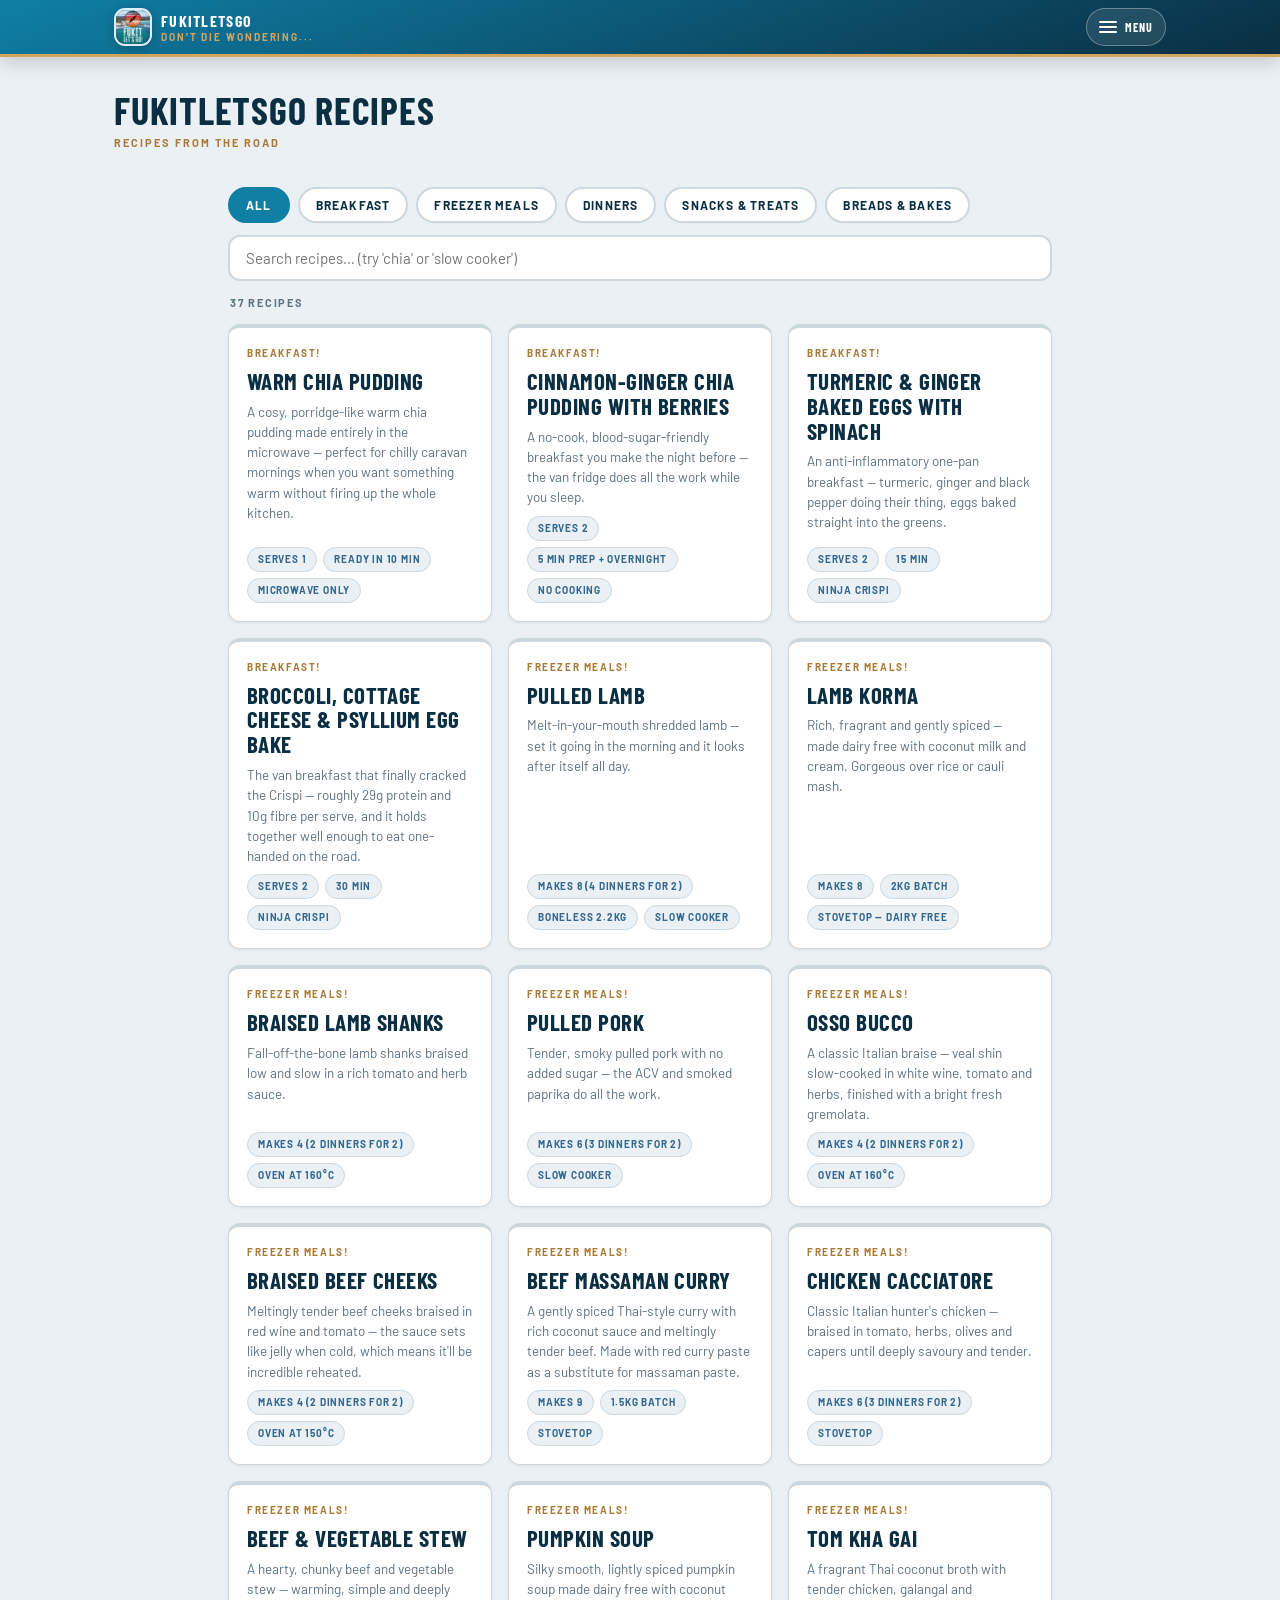
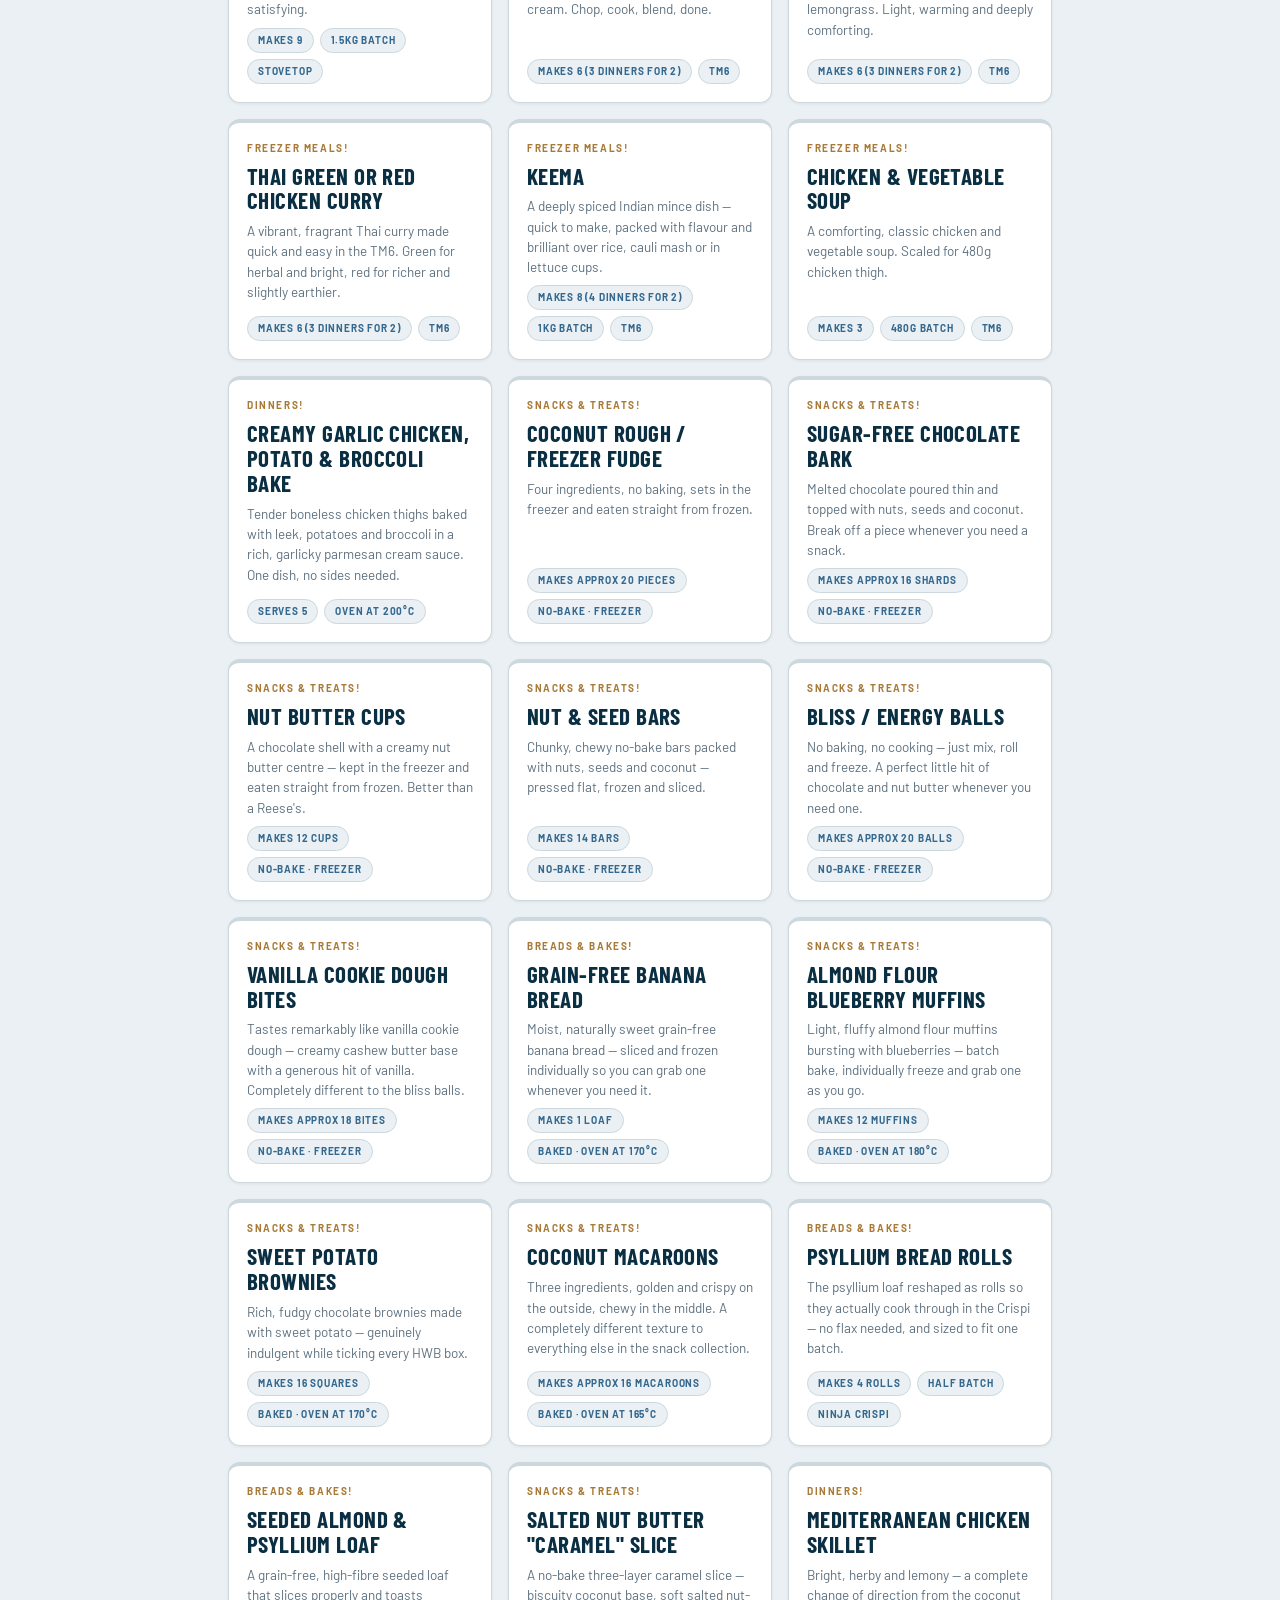
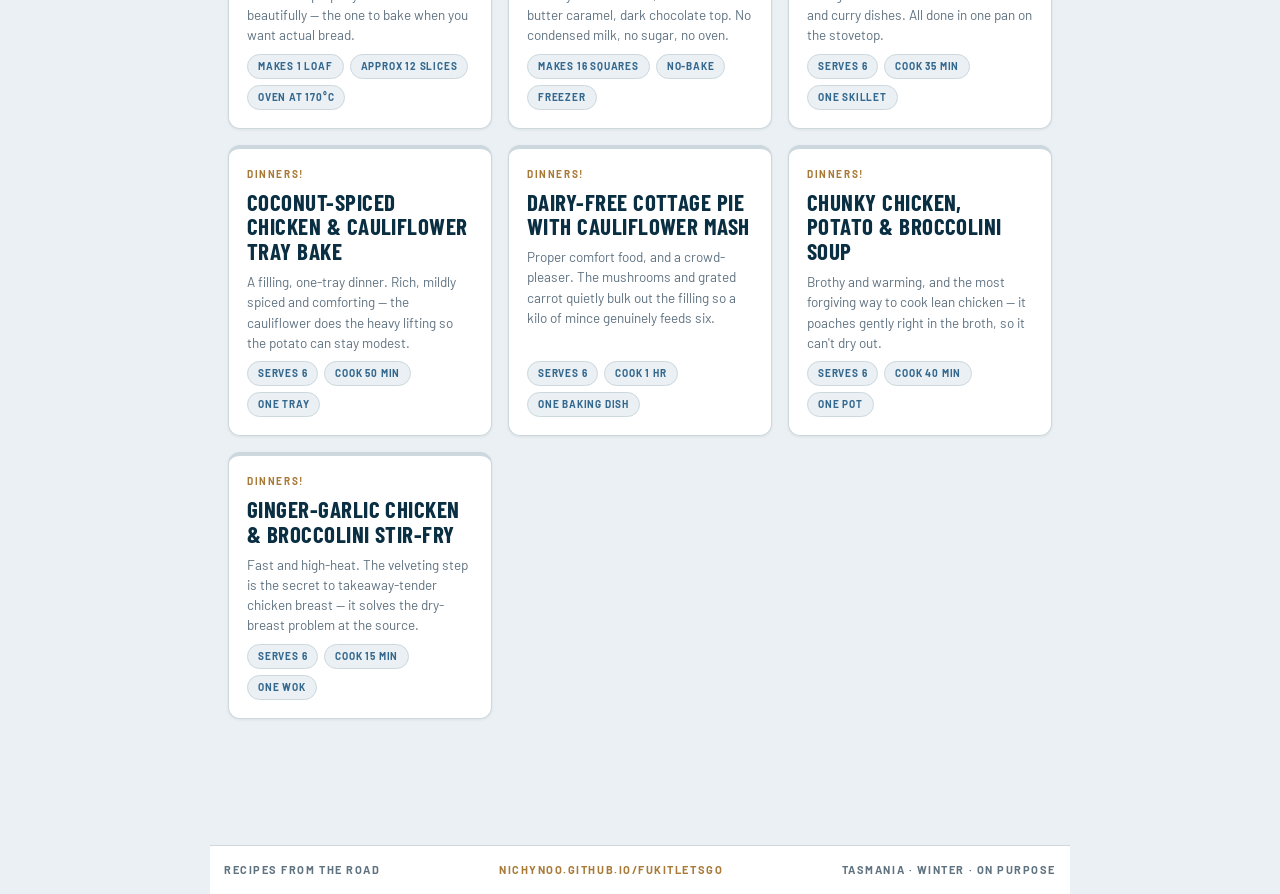
<file: recipes/index.html>
<!DOCTYPE html>
<html lang="en-AU">
<head>
<meta charset="utf-8">
<meta name="viewport" content="width=device-width, initial-scale=1">
<title>Recipes from the Road — FUKITLETSGO</title>
<meta name="description" content="Grain-free, sugar-free recipes cooked in a caravan with a Ninja Crispi, a microwave and a bit of attitude.">
<meta property="og:title" content="Recipes from the Road — FUKITLETSGO">
<meta property="og:description" content="Grain-free, sugar-free recipes cooked in a caravan with a Ninja Crispi, a microwave and a bit of attitude.">
<meta property="og:image" content="https://nichynoo.github.io/fukitletsgo/logo.png">
<meta property="og:type" content="website">
<link rel="icon" href="../logo.png">
<link rel="preconnect" href="https://fonts.googleapis.com">
<link rel="preconnect" href="https://fonts.gstatic.com" crossorigin>
<link href="https://fonts.googleapis.com/css2?family=Barlow:wght@400;600;700&family=Barlow+Condensed:wght@600;700&display=swap" rel="stylesheet">
<link rel="stylesheet" href="recipes.css">
<style id="flg-nav-css">
:root{

  --bitumen:#18293a;        /* deep strait ink */
  --mist:#eaf0f3;           /* sea-mist background */
  --card:#ffffff;
  --sign-green:#0f7fa6;     /* sea blue primary */
  --sign-green-deep:#0a2e42;/* deep water */
  --gold:#d3a45c;           /* sand */
  --river:#34688f;          /* denim blue */
  --strait:#14283c;         /* Bass Strait navy */
  --line:#ccd8de;
  --muted:#5f7280;
  --bg:var(--mist); --bg2:#dfeaef; --surface:var(--card); --surface-hi:#f8f1e0;
  --line-soft:var(--line); --frost:var(--bitumen); --dim:var(--muted); --faint:#8fa3ad;
  --ember:var(--gold); --ember-deep:#a97a37;
  --glacier:var(--sign-green); --aurora:#3a8f7d; --dusk:#7d6ba0; --honey:var(--gold); --slate:#7f93a0;
  --rose:#c2563b; --copper:#b76b32; --sage:#698b50; --lemon:#c59d2e; --orchid:#9b5aa7; --cycle:#3a8f7d; --cold:var(--sign-green); --warm:var(--gold);
  --r:12px;
  --serif:'Barlow Condensed',system-ui,sans-serif;
  --sans:'Barlow',system-ui,-apple-system,sans-serif;
  --mono:'Barlow Condensed',system-ui,sans-serif;
}
html[data-theme="dark"]{

  --bitumen:#eaf0f3;
  --mist:#0d1721;
  --card:#14283c;
  --sign-green:#42a9cc;
  --sign-green-deep:#08111a;
  --gold:#d3a45c;
  --river:#7db8d7;
  --strait:#0a1320;
  --line:#294256;
  --muted:#a8bac7;
  --bg:var(--mist); --bg2:#102235; --surface:var(--card); --surface-hi:#193550;
  --line-soft:var(--line); --frost:var(--bitumen); --dim:var(--muted); --faint:#7f93a0;
  --ember:var(--gold); --ember-deep:#b7843c;
  --glacier:var(--sign-green); --aurora:#6ec2a7; --dusk:#b19ddb; --honey:var(--gold); --slate:#91a8b8;
  --rose:#ee8d73; --copper:#d98950; --sage:#9ab878; --lemon:#e0bd4d; --orchid:#ce85dd; --cycle:#6ec2a7; --cold:var(--sign-green); --warm:var(--gold);
  --r:12px;
  --serif:'Barlow Condensed',system-ui,sans-serif;
  --sans:'Barlow',system-ui,-apple-system,sans-serif;
  --mono:'Barlow Condensed',system-ui,sans-serif;
}
*{box-sizing:border-box; margin:0}
html{scroll-behavior:smooth}
body{background:var(--bg); color:var(--frost); font-family:var(--sans); font-size:15px; line-height:1.5; -webkit-text-size-adjust:100%}

/* masthead */
.mast{position:relative; padding:30px 18px 22px; border-bottom:1px solid var(--line-soft); overflow:hidden}
.mast .aur{position:absolute; inset:0; background:radial-gradient(60% 80% at 25% 0%, rgba(127,201,160,.12), transparent 60%),radial-gradient(50% 80% at 80% 10%, rgba(167,143,214,.10), transparent 60%); pointer-events:none}
.eyebrow{font-family:var(--mono); font-size:11px; letter-spacing:.18em; text-transform:uppercase; color:var(--faint)}
h1{font-family:var(--serif); font-weight:600; font-size:clamp(30px,7vw,46px); line-height:1; margin-top:8px; letter-spacing:.005em}
h1 .go{color:var(--ember)}
.sub{color:var(--dim); margin-top:12px; max-width:60ch; font-size:14px}
.legd{display:flex; gap:16px; margin-top:14px; flex-wrap:wrap; font-family:var(--mono); font-size:11px; letter-spacing:.04em; color:var(--dim)}
.legd span{display:inline-flex; align-items:center; gap:6px}
.legd i{width:10px; height:10px; border-radius:3px; display:inline-block}

.themebtn{position:absolute; top:18px; right:16px; z-index:4; appearance:none; border:1px solid var(--line-soft); background:var(--surface); color:var(--frost); border-radius:999px; padding:7px 13px; font-family:var(--mono); font-size:11px; letter-spacing:.06em; cursor:pointer}
.themebtn:hover{border-color:var(--glacier)}

/* overall progress */
.overall{max-width:860px; margin:18px auto 0; padding:0 18px}
.bar{height:8px; background:var(--surface); border-radius:999px; overflow:hidden; border:1px solid var(--line-soft)}
.bar > i{display:block; height:100%; background:linear-gradient(90deg,var(--ember),var(--honey)); width:0; transition:width .35s ease}
.overall .lab{display:flex; justify-content:space-between; font-family:var(--mono); font-size:11px; letter-spacing:.06em; color:var(--dim); margin:8px 2px 0}

/* toolbar */
.tools{max-width:860px; margin:16px auto 0; padding:0 18px; display:flex; gap:8px; flex-wrap:wrap}
.tbtn{appearance:none; border:1px solid var(--line-soft); background:var(--surface); color:var(--dim); font-family:var(--mono); font-size:11px; letter-spacing:.06em; text-transform:uppercase; padding:9px 13px; border-radius:999px; cursor:pointer}
.tbtn:hover{border-color:var(--glacier); color:var(--frost)}

/* sections */
.wrap{max-width:860px; margin:0 auto; padding:10px 18px 80px}
.sec{margin-top:26px; background:var(--bg2); border:1px solid var(--line-soft); border-radius:var(--r); overflow:hidden}
.sec > h2{font-family:var(--serif); font-weight:600; font-size:21px; padding:16px 18px 4px; display:flex; align-items:center; gap:10px}
.sec .scount{font-family:var(--mono); font-size:11px; color:var(--faint); font-weight:400; letter-spacing:.04em; margin-left:auto}
.sec .sbar{height:4px; background:var(--surface); margin:8px 18px 6px; border-radius:999px; overflow:hidden}
.sec .sbar > i{display:block; height:100%; background:var(--glacier); width:0; transition:width .3s ease}
.grp{padding:6px 0 12px}
.grp h3{font-family:var(--mono); font-size:10.5px; letter-spacing:.14em; text-transform:uppercase; color:var(--faint); padding:12px 18px 6px; display:flex; align-items:center; gap:8px}
.grp h3.cold{color:var(--cold)} .grp h3.warm{color:var(--warm)}
ul{list-style:none}
li{display:flex; align-items:flex-start; gap:12px; padding:9px 18px; border-top:1px solid var(--line-soft); cursor:pointer; transition:background .12s}
li:hover{background:var(--surface)}
li .box{flex:0 0 auto; width:21px; height:21px; border:2px solid var(--line); border-radius:6px; margin-top:1px; display:grid; place-items:center; transition:all .15s}
li .box svg{width:13px; height:13px; stroke:var(--bg); stroke-width:3.5; fill:none; opacity:0; transform:scale(.4); transition:all .15s}
li.done .box{background:var(--aurora); border-color:var(--aurora)}
li.done .box svg{opacity:1; transform:scale(1)}
li .txt{flex:1; min-width:0}
li .name{transition:color .15s}
li.done .name{color:var(--faint); text-decoration:line-through}
li .qty{font-family:var(--mono); font-size:11px; color:var(--ember); margin-left:8px; white-space:nowrap}
li.done .qty{color:var(--faint)}
li .note{display:block; font-size:12px; color:var(--faint); margin-top:2px}
li .del{flex:0 0 auto; appearance:none; background:none; border:none; color:var(--faint); font-size:18px; line-height:1; cursor:pointer; padding:0 2px; opacity:0; transition:opacity .12s}
li:hover .del{opacity:.7}
li .del:hover{color:var(--ember); opacity:1}
.additem{display:flex; gap:8px; padding:11px 18px; border-top:1px dashed var(--line)}
.additem input{flex:1; background:var(--surface); border:1px solid var(--line-soft); color:var(--frost); border-radius:8px; padding:9px 11px; font-family:var(--sans); font-size:14px}
.additem input:focus{outline:none; border-color:var(--glacier)}
.additem button{appearance:none; border:1px solid var(--ember); background:transparent; color:var(--ember); font-family:var(--mono); font-size:12px; padding:0 14px; border-radius:8px; cursor:pointer}
.additem button:hover{background:var(--ember); color:var(--bg)}

footer{max-width:860px; margin:0 auto; padding:0 18px 60px; color:var(--faint); font-family:var(--mono); font-size:11px; letter-spacing:.04em; text-align:center}
footer a{color:var(--ember); text-decoration:none}

@media print{
  body{background:#fff; color:#000}
  .themebtn,.tools,.additem,.del,.mast .aur{display:none !important}
  .sec,.bar,.sec .sbar{border-color:#bbb}
  li{break-inside:avoid}
  li .box{border-color:#666}
  li.done .box{background:#666}
}


/* FUKITLETSGO road-trip theme, matched to index.html */
body{background:var(--mist);color:var(--bitumen);font-family:var(--sans);}
.mast, header.mast{background:linear-gradient(160deg,var(--sign-green) 0%,var(--sign-green-deep) 100%);color:#fff;border-bottom:6px solid var(--gold);}
.mast .aur, header.mast .aur{background:radial-gradient(60% 80% at 20% 0%, rgba(255,255,255,.14), transparent 60%),radial-gradient(50% 80% at 82% 12%, rgba(211,164,92,.16), transparent 60%);}
.eyebrow{font-family:var(--mono);font-weight:600;letter-spacing:.22em;text-transform:uppercase;color:var(--gold)!important;}
h1,h1.title,.card h3,.panel h2,.kcard h3,.sec>h2,.ev .nm{font-family:var(--serif);font-weight:700;text-transform:uppercase;letter-spacing:.02em;}
h1 .it,h1 .go{color:var(--gold)!important;}
.route,.sub{color:rgba(255,255,255,.84)!important;}
.route b{color:#fff!important;}
.themebtn{top:18px;right:16px;border:1.5px solid rgba(255,255,255,.45);background:rgba(255,255,255,.12);color:#fff;font-family:var(--mono);font-weight:600;text-transform:uppercase;}
.themebtn:hover{border-color:var(--gold);}
.tab,.chip,.btn,.tbtn,a.gmap,.kcard .lk,.ev .event-link,.mapresults .m-focus{font-family:var(--mono);font-weight:600;text-transform:uppercase;letter-spacing:.08em;border-radius:999px;}
.tab[aria-selected="true"],.btn.ember,.chip[data-type="mine"][aria-pressed="true"]{background:var(--sign-green);border-color:var(--sign-green);color:#fff;}
.card,.panel,.kcard,.sec,.ev,.mapdetail,.mapwrap,.map-side,.mapresults .mcard,.gauge,.di,.slpill{background:var(--card);border-color:var(--line);box-shadow:0 1px 3px rgba(38,40,31,.07);}
.tabs{background:linear-gradient(var(--mist) 70%, transparent);}
.card:hover{border-color:var(--sign-green);}
.tag,.fee,.fp,.detour{font-family:var(--mono);font-weight:600;}
input.search,select.reg,select.day,.addform input,.addform select,.addform textarea,.di textarea,.additem input{background:var(--card);color:var(--bitumen);border-color:var(--line);}
input.search:focus,select.reg:focus,select.day:focus,.additem input:focus{outline:none;border-color:var(--sign-green);}
a.gmap,.kcard .lk,.ev .event-link{color:var(--river);}
.leaflet-popup-content-wrapper,.leaflet-popup-tip,.leaflet-bar a,.leaflet-control-layers{background:var(--card)!important;color:var(--bitumen)!important;border-color:var(--line)!important;}
html[data-theme="dark"] .mast,html[data-theme="dark"] header.mast{box-shadow:inset 0 -1px 0 rgba(255,255,255,.06);}
html[data-theme="dark"] .range path:nth-of-type(1){fill:#102235;}
html[data-theme="dark"] .range path:nth-of-type(2){fill:#0d1721;}
html[data-theme="dark"] .range g{fill:#eaf0f3;}
html[data-theme="dark"] .card,html[data-theme="dark"] .panel,html[data-theme="dark"] .kcard,html[data-theme="dark"] .sec,html[data-theme="dark"] .ev,html[data-theme="dark"] .mapdetail,html[data-theme="dark"] .mapwrap,html[data-theme="dark"] .map-side,html[data-theme="dark"] .mapresults .mcard,html[data-theme="dark"] .gauge,html[data-theme="dark"] .di,html[data-theme="dark"] .slpill{box-shadow:0 1px 3px rgba(0,0,0,.22);}
html[data-theme="dark"] .route,html[data-theme="dark"] .sub{color:rgba(234,240,243,.82)!important;}


/* Align the packing-page masthead with the checklist content */
.mast > .eyebrow,
.mast > h1,
.mast > .sub,
.mast > .legd{
  max-width:860px;
  margin-left:auto;
  margin-right:auto;
}
.mast > h1{margin-top:8px;}
.mast > .sub{margin-top:12px;}
.mast > .legd{margin-top:14px;}
@media(max-width:560px){.mast{padding-left:18px;padding-right:18px}.themebtn{top:14px;right:14px}}



/* === FUKITLETSGO shared logo + hamburger menu === */
.flg-nav{position:sticky;top:0;z-index:5000;background:linear-gradient(160deg,var(--sign-green) 0%,var(--sign-green-deep) 100%);border-bottom:3px solid var(--gold);box-shadow:0 6px 18px rgba(0,0,0,.16)}
.flg-nav-inner{max-width:1080px;margin:0 auto;padding:8px 14px;display:flex;align-items:center;justify-content:space-between;gap:12px}
.flg-brand{display:inline-flex;align-items:center;gap:9px;color:#fff;text-decoration:none;min-width:0}
.flg-logo{width:38px;height:38px;border-radius:11px;object-fit:cover;border:2px solid rgba(255,255,255,.85);background:rgba(255,255,255,.12);box-shadow:0 2px 10px rgba(0,0,0,.20)}
.flg-word{font-family:var(--mono);font-size:16px;font-weight:700;letter-spacing:.08em;text-transform:uppercase;line-height:1;white-space:nowrap;color:#fff}
.flg-word small{display:block;margin-top:3px;font-family:var(--sans);font-size:10px;font-weight:700;letter-spacing:.19em;color:var(--gold)}
.flg-menu-wrap{position:relative;display:flex;align-items:center;gap:8px}
.flg-menu-btn{appearance:none;border:1px solid rgba(255,255,255,.32);background:rgba(255,255,255,.10);color:#fff;border-radius:999px;min-width:42px;height:38px;padding:0 12px;display:inline-flex;align-items:center;justify-content:center;gap:8px;cursor:pointer;font-family:var(--mono);font-size:12px;font-weight:700;letter-spacing:.08em;text-transform:uppercase}
.flg-menu-btn:hover,.flg-menu-btn[aria-expanded="true"]{background:rgba(255,255,255,.18);border-color:var(--gold)}
.flg-menu-icon{width:18px;height:12px;position:relative;display:inline-block}
.flg-menu-icon i,.flg-menu-icon:before,.flg-menu-icon:after{content:"";position:absolute;left:0;right:0;height:2px;background:#fff;border-radius:2px;transition:transform .16s ease,opacity .16s ease,top .16s ease}
.flg-menu-icon:before{top:0}.flg-menu-icon i{top:5px}.flg-menu-icon:after{top:10px}
.flg-menu-btn[aria-expanded="true"] .flg-menu-icon:before{top:5px;transform:rotate(45deg)}
.flg-menu-btn[aria-expanded="true"] .flg-menu-icon i{opacity:0}
.flg-menu-btn[aria-expanded="true"] .flg-menu-icon:after{top:5px;transform:rotate(-45deg)}
.flg-menu{position:absolute;right:0;top:calc(100% + 10px);width:min(88vw,330px);background:var(--surface);color:var(--frost);border:1px solid var(--line-soft);border-radius:14px;box-shadow:0 16px 40px rgba(0,0,0,.30);padding:8px;display:none}
.flg-menu.open{display:block}
.flg-menu a{display:grid;grid-template-columns:1fr auto;gap:4px 12px;padding:11px 12px;border-radius:10px;color:var(--frost);text-decoration:none;font-family:var(--sans);font-weight:700;font-size:14px}
.flg-menu a span{display:block;grid-column:1 / -1;font-family:var(--mono);font-size:10px;letter-spacing:.12em;text-transform:uppercase;color:var(--faint);font-weight:700;margin-top:1px}
.flg-menu a:hover{background:var(--surface-hi)}
.flg-menu a[aria-current="page"]{background:rgba(211,164,92,.16);color:var(--ember)}
.flg-menu a[aria-current="page"] span{color:var(--ember)}
.flg-menu .ext{font-size:13px;color:var(--gold)}
@media(max-width:560px){.flg-word{font-size:14px;letter-spacing:.055em}.flg-word small{font-size:9px}.flg-menu-btn .flg-menu-label{display:none}.flg-nav-inner{padding:7px 10px}.flg-logo{width:34px;height:34px}}
@media print{.flg-nav{display:none!important}}
@media(prefers-reduced-motion:reduce){.flg-menu-icon i,.flg-menu-icon:before,.flg-menu-icon:after{transition:none!important}}
.tabs{top:56px!important}
</style>
</head>
<body>
<nav class="flg-nav" data-page="recipes" aria-label="FUKITLETSGO site navigation">
  <div class="flg-nav-inner">
    <a class="flg-brand" href="https://nichynoo.github.io/fukitletsgo/" aria-label="FUKITLETSGO home">
      <img class="flg-logo" src="https://nichynoo.github.io/fukitletsgo/logo.png" alt="FUKITLETSGO logo">
      <span class="flg-word">FUKITLETSGO<small>Don't die wondering...</small></span>
    </a>
    <div class="flg-menu-wrap">
      <button class="flg-menu-btn" type="button" aria-expanded="false" aria-controls="flgMenu">
        <span class="flg-menu-icon" aria-hidden="true"><i></i></span><span class="flg-menu-label">Menu</span>
      </button>
      <div class="flg-menu" id="flgMenu" role="menu">
        <a role="menuitem" data-page="home" href="https://nichynoo.github.io/fukitletsgo/">Home <b class="ext" aria-hidden="true">↗</b></a>
        <a role="menuitem" data-page="route" href="https://nichynoo.github.io/fukitletsgo/Australia/SOT/">Road to the ferry <b class="ext" aria-hidden="true">↗</b></a>
        <a role="menuitem" data-page="tas" href="https://nichynoo.github.io/fukitletsgo/Australia/Tasmania/">Tasmania winter planner <b class="ext" aria-hidden="true">↗</b></a>
        <a role="menuitem" data-page="recipes" href="https://nichynoo.github.io/fukitletsgo/packing/">Packing list <b class="ext" aria-hidden="true">↗</b></a>
        <a role="menuitem" data-page="recipes" href="https://nichynoo.github.io/fukitletsgo/recipes/">Recipes <b class="ext" aria-hidden="true">↗</b></a>
      </div>
    </div>
  </div>
</nav>


<header class="hero">
  <div class="hero-inner">
    <img class="logo" src="../logo.png" alt="fukitletsgo logo">
    <div class="brand">
      <h1><a href="../index.html">FUKITLETSGO RECIPES</a></h1>
      <div class="tag">recipes from the road</div>
    </div>
  </div>
</header>

<main class="wrap">
  <div class="filters" id="filters"></div>
  <input class="search" id="search" type="search" placeholder="Search recipes… (try 'chia' or 'slow cooker')">
  <div class="count" id="count"></div>
  <div class="grid" id="grid"></div>
</main>

<footer class="footer">
  <div class="footer-inner">
    <span>Recipes from the road</span>
    <span class="url">nichynoo.github.io/fukitletsgo</span>
    <span>Tasmania · Winter · On purpose</span>
  </div>
</footer>

<script src="recipes-data.js"></script>
<script>
(function(){
  const grid = document.getElementById('grid');
  const filtersEl = document.getElementById('filters');
  const searchEl = document.getElementById('search');
  const countEl = document.getElementById('count');
  let activeCat = 'All';

  // Build filter buttons from whatever categories exist in the data
  const cats = ['All', ...new Set(RECIPES.map(r => r.category))];
  cats.forEach(cat => {
    const b = document.createElement('button');
    b.className = 'filter' + (cat === 'All' ? ' active' : '');
    b.textContent = cat;
    b.onclick = () => {
      activeCat = cat;
      filtersEl.querySelectorAll('.filter').forEach(x => x.classList.toggle('active', x === b));
      render();
    };
    filtersEl.appendChild(b);
  });

  function matches(r, q){
    if (!q) return true;
    const hay = [r.title, r.description, r.category,
      ...r.diet, ...r.meta,
      ...r.ingredients.map(i => i.item)].join(' ').toLowerCase();
    return q.toLowerCase().split(/\s+/).every(w => hay.includes(w));
  }

  function render(){
    const q = searchEl.value.trim();
    const list = RECIPES.filter(r =>
      (activeCat === 'All' || r.category === activeCat) && matches(r, q));
    grid.innerHTML = '';
    list.forEach(r => {
      const a = document.createElement('a');
      a.className = 'card';
      a.href = 'recipe.html?id=' + encodeURIComponent(r.id);
      a.innerHTML =
        '<span class="ccat">' + r.category.toLowerCase() + '!</span>' +
        '<h3>' + r.title + '</h3>' +
        '<p>' + r.description + '</p>' +
        '<div class="cmeta">' + r.meta.map(m => '<span class="cpill">' + m + '</span>').join('') + '</div>';
      grid.appendChild(a);
    });
    countEl.textContent = list.length + ' recipe' + (list.length === 1 ? '' : 's');
  }

  searchEl.addEventListener('input', render);
  render();
})();
</script>

<script>
(function(){
  var nav=document.querySelector('.flg-nav'); if(!nav) return;
  var btn=nav.querySelector('.flg-menu-btn');
  var menu=nav.querySelector('.flg-menu');
  if(!btn || !menu) return;
  var page=nav.getAttribute('data-page')||'';
  var active=menu.querySelector('a[data-page="'+page+'"]');
  if(active) active.setAttribute('aria-current','page');
  function setOpen(open){
    btn.setAttribute('aria-expanded', open ? 'true' : 'false');
    menu.classList.toggle('open', !!open);
  }
  btn.addEventListener('click',function(e){e.stopPropagation();setOpen(btn.getAttribute('aria-expanded')!=='true');});
  menu.addEventListener('click',function(e){e.stopPropagation();});
  document.addEventListener('click',function(){setOpen(false);});
  document.addEventListener('keydown',function(e){if(e.key==='Escape')setOpen(false);});
})();
</script>
</body>
</html>
</file>
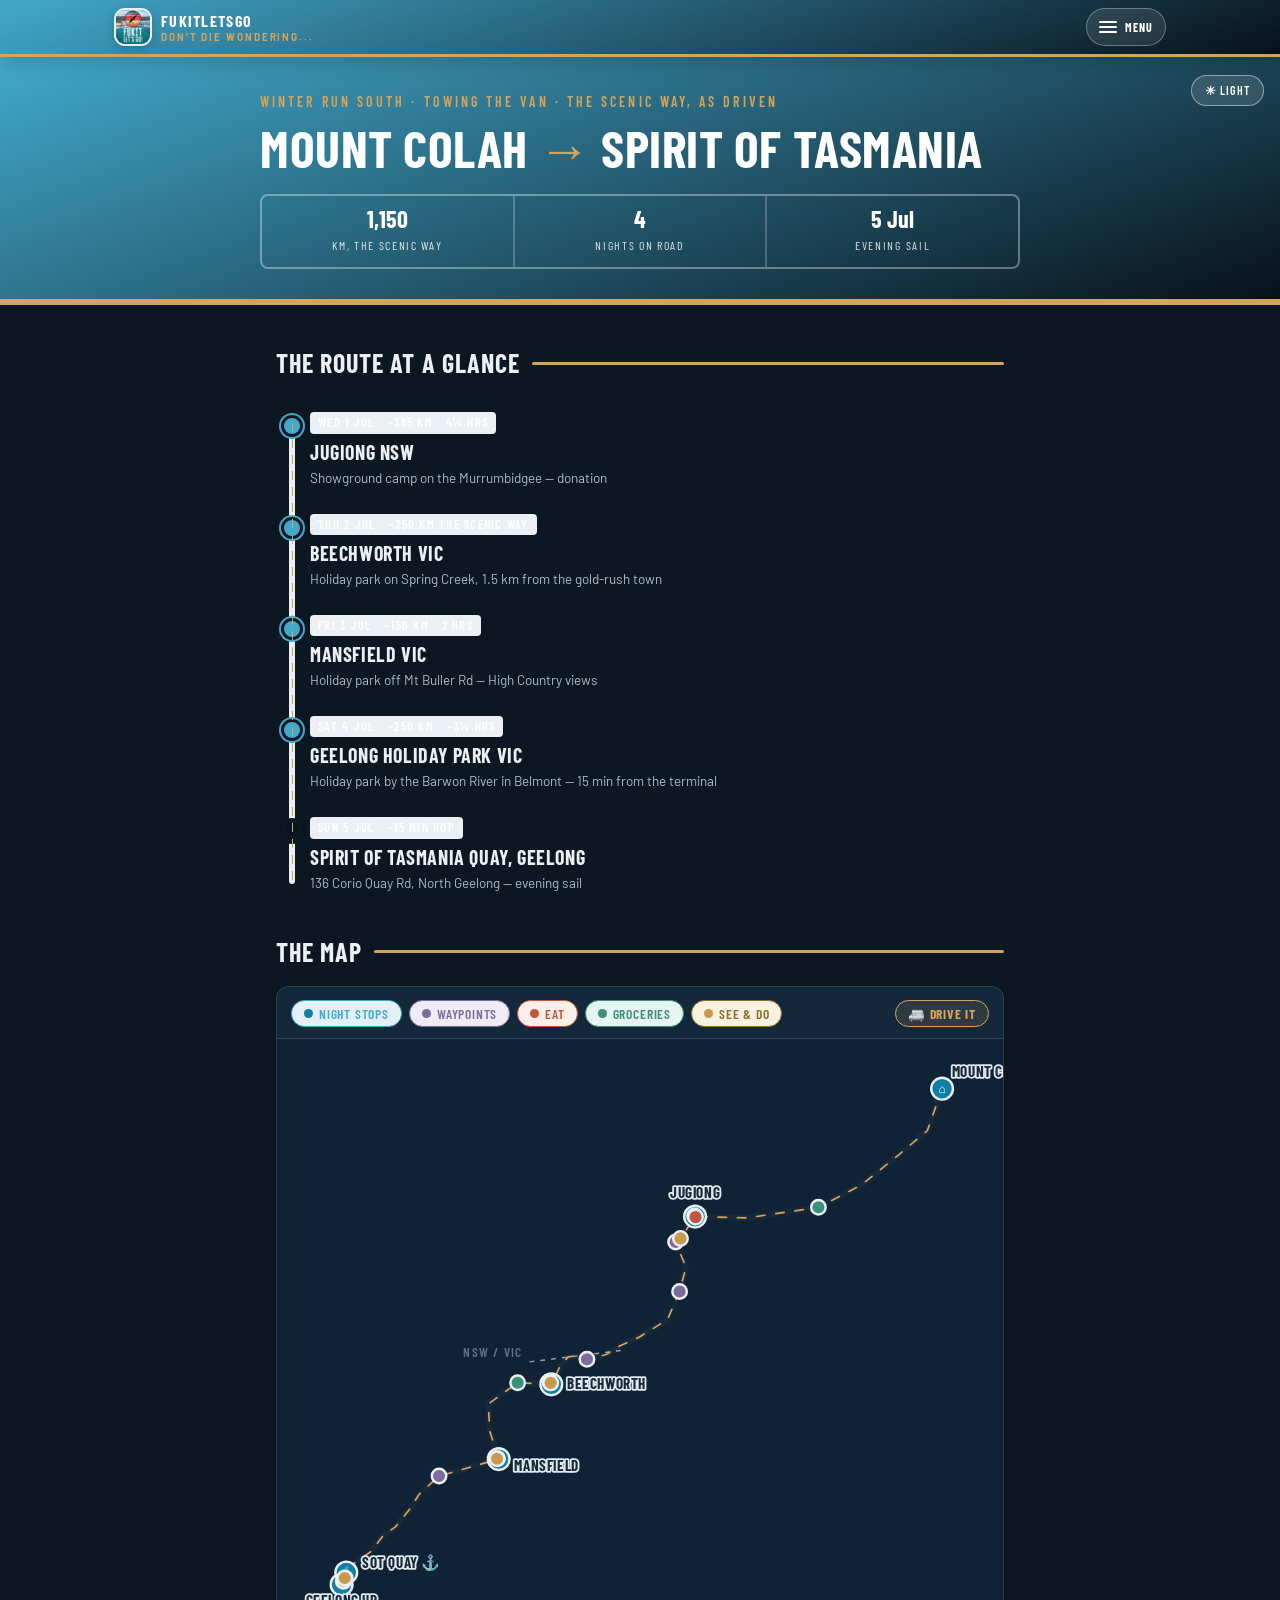
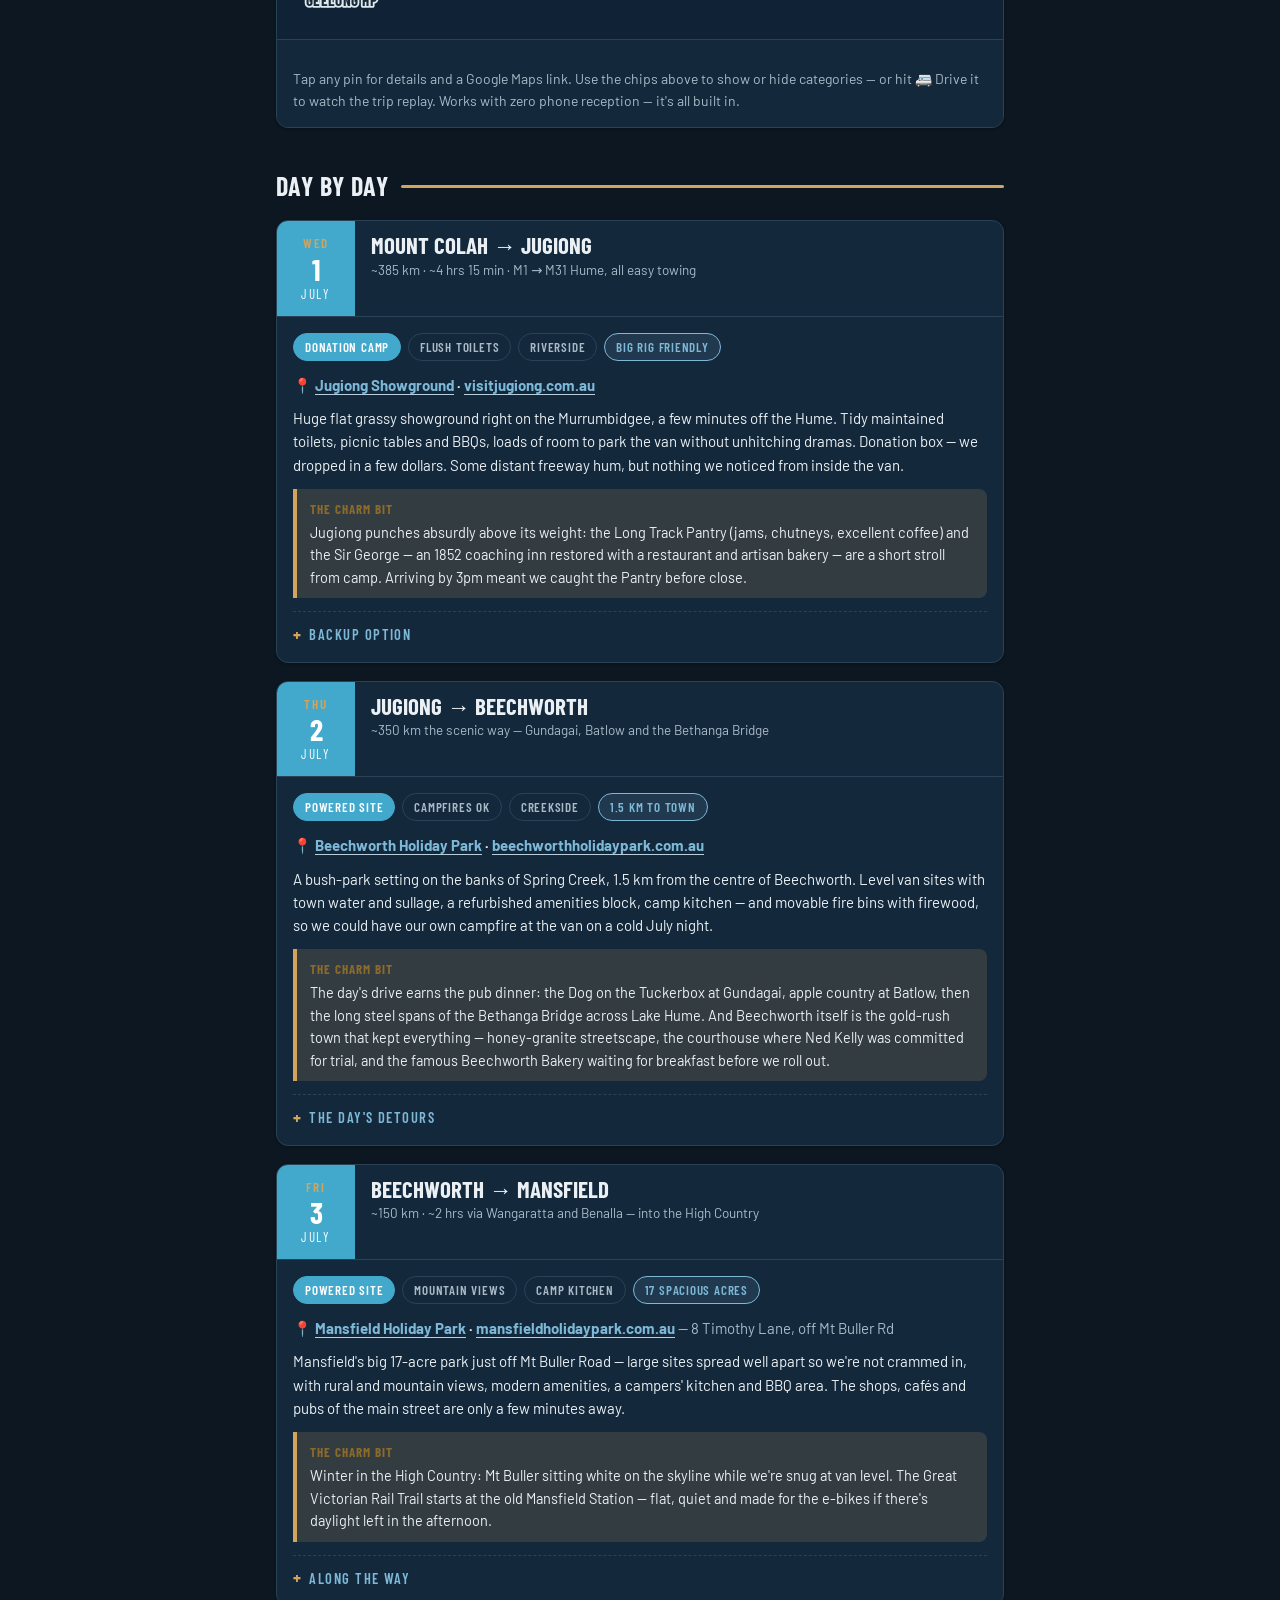
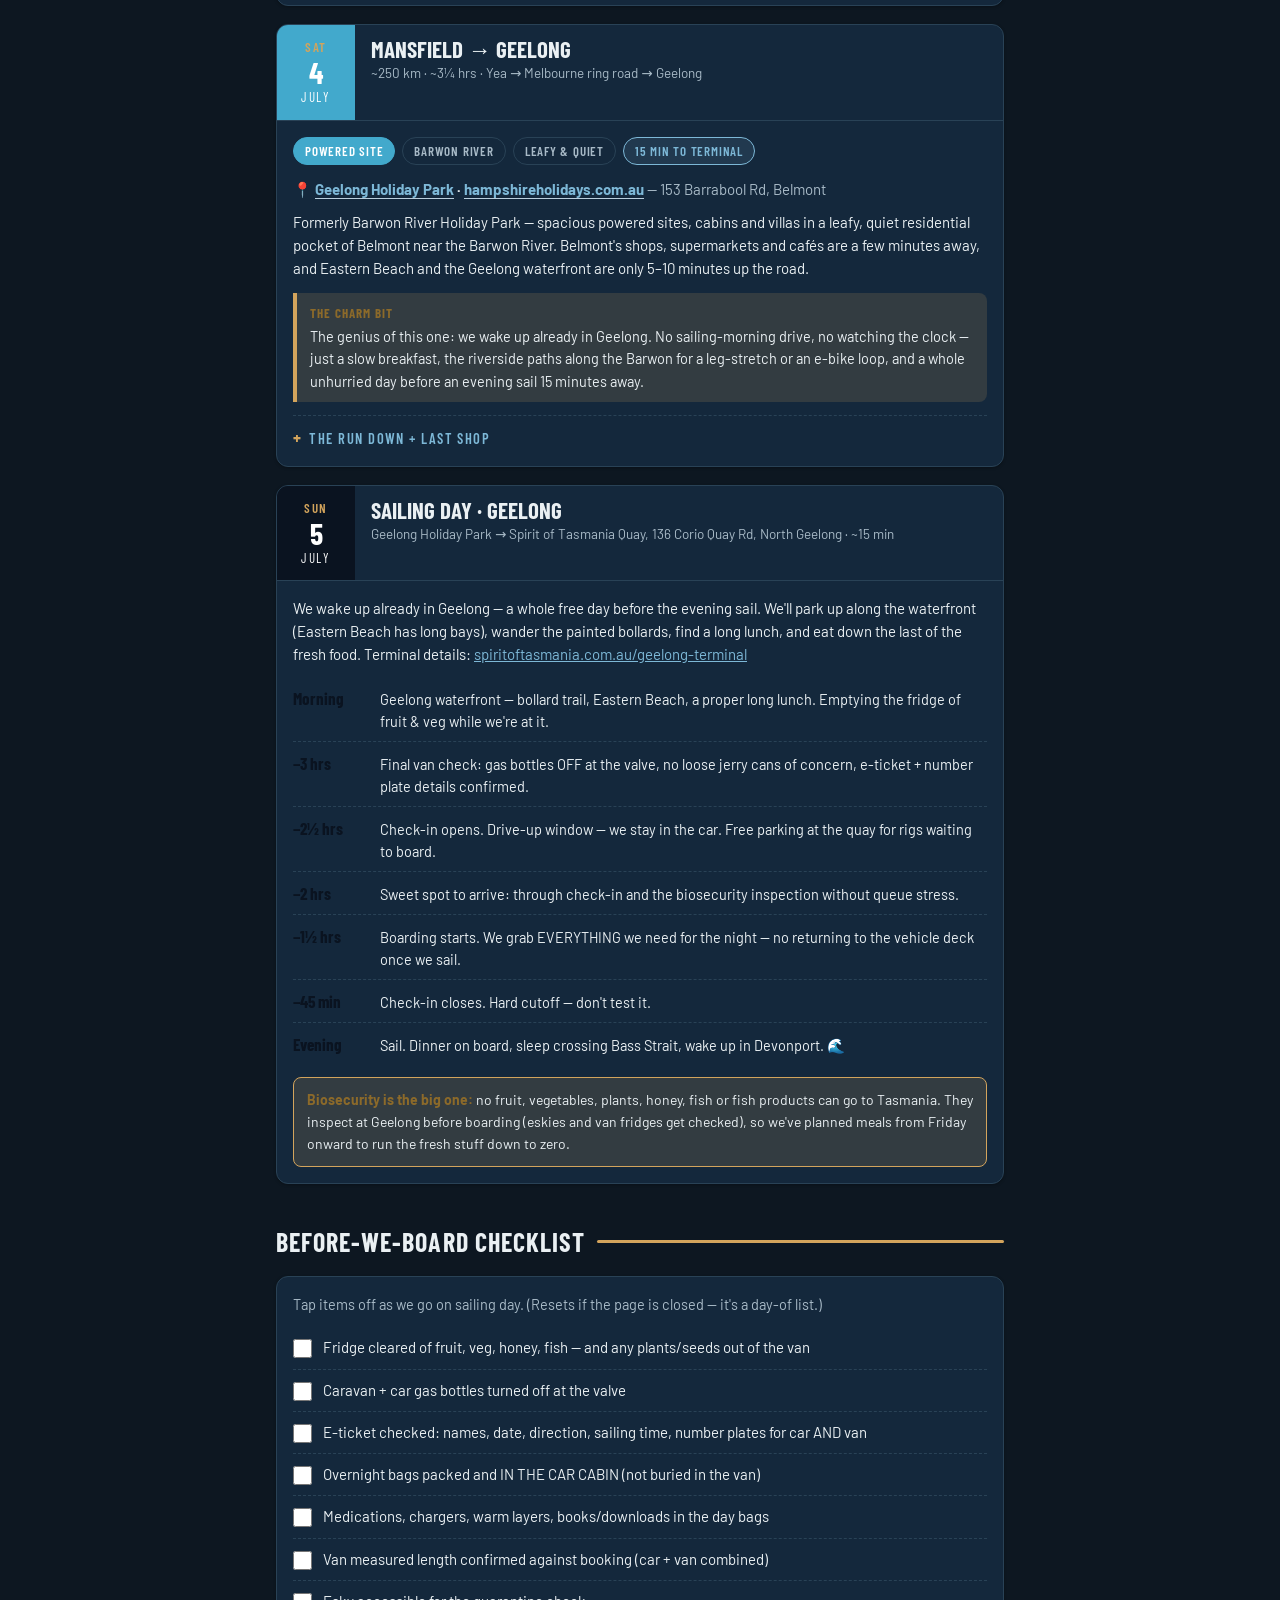
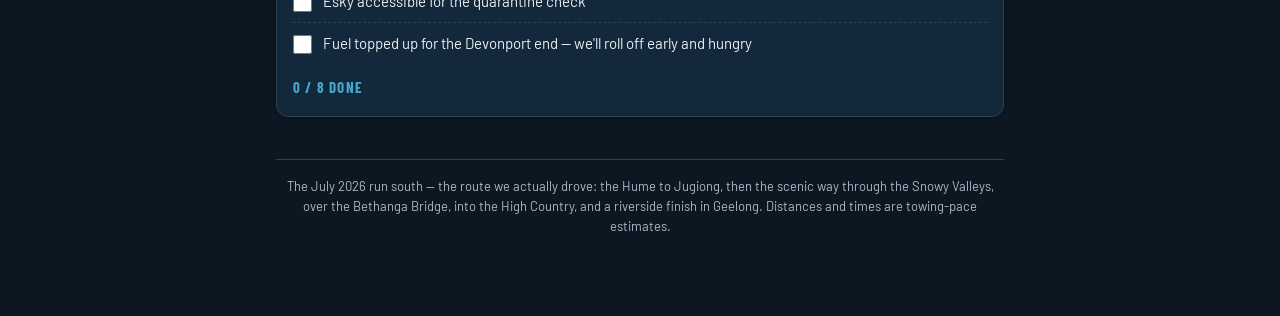
<file: Australia/SOT/index.html>
<!DOCTYPE html>
<html lang="en">
<head>
<meta charset="UTF-8">
<meta name="viewport" content="width=device-width, initial-scale=1.0">
<title>Mount Colah → Spirit of Tasmania | Trip Planner</title>
<script>(function(){var t='dark';try{t=localStorage.getItem('trip_theme_v2')||'dark'}catch(e){}document.documentElement.setAttribute('data-theme',t);})();</script>
<link rel="preconnect" href="https://fonts.googleapis.com">
<link href="https://fonts.googleapis.com/css2?family=Barlow+Condensed:wght@500;600;700&family=Barlow:wght@400;500;600;700&display=swap" rel="stylesheet">
<style>
  :root{

  --bitumen:#18293a;        /* deep strait ink */
  --mist:#eaf0f3;           /* sea-mist background */
  --card:#ffffff;
  --sign-green:#0f7fa6;     /* sea blue primary */
  --sign-green-deep:#0a2e42;/* deep water */
  --gold:#d3a45c;           /* sand */
  --river:#34688f;          /* denim blue */
  --strait:#14283c;         /* Bass Strait navy */
  --line:#ccd8de;
  --muted:#5f7280;
  --bg:var(--mist); --bg2:#dfeaef; --surface:var(--card); --surface-hi:#f8f1e0;
  --line-soft:var(--line); --frost:var(--bitumen); --dim:var(--muted); --faint:#8fa3ad;
  --ember:var(--gold); --ember-deep:#a97a37;
  --glacier:var(--sign-green); --aurora:#3a8f7d; --dusk:#7d6ba0; --honey:var(--gold); --slate:#7f93a0;
  --rose:#c2563b; --copper:#b76b32; --sage:#698b50; --lemon:#c59d2e; --orchid:#9b5aa7; --cycle:#3a8f7d; --cold:var(--sign-green); --warm:var(--gold);
  --r:12px;
  --serif:'Barlow Condensed',system-ui,sans-serif;
  --sans:'Barlow',system-ui,-apple-system,sans-serif;
  --mono:'Barlow Condensed',system-ui,sans-serif;
  }
  html[data-theme="dark"]{

  --bitumen:#eaf0f3;
  --mist:#0d1721;
  --card:#14283c;
  --sign-green:#42a9cc;
  --sign-green-deep:#08111a;
  --gold:#d3a45c;
  --river:#7db8d7;
  --strait:#0a1320;
  --line:#294256;
  --muted:#a8bac7;
  --bg:var(--mist); --bg2:#102235; --surface:var(--card); --surface-hi:#193550;
  --line-soft:var(--line); --frost:var(--bitumen); --dim:var(--muted); --faint:#7f93a0;
  --ember:var(--gold); --ember-deep:#b7843c;
  --glacier:var(--sign-green); --aurora:#6ec2a7; --dusk:#b19ddb; --honey:var(--gold); --slate:#91a8b8;
  --rose:#ee8d73; --copper:#d98950; --sage:#9ab878; --lemon:#e0bd4d; --orchid:#ce85dd; --cycle:#6ec2a7; --cold:var(--sign-green); --warm:var(--gold);
  --r:12px;
  --serif:'Barlow Condensed',system-ui,sans-serif;
  --sans:'Barlow',system-ui,-apple-system,sans-serif;
  --mono:'Barlow Condensed',system-ui,sans-serif;
  }
  *{box-sizing:border-box;margin:0;padding:0}
  html{scroll-behavior:smooth}
  body{
    font-family:'Barlow',system-ui,sans-serif;
    background:var(--mist);
    color:var(--bitumen);
    line-height:1.55;
    -webkit-font-smoothing:antialiased;
  }
  .wrap{max-width:760px;margin:0 auto;padding:0 16px 80px}

  /* ---------- header ---------- */
  header{
    background:var(--sign-green);
    background:linear-gradient(160deg,var(--sign-green) 0%,var(--sign-green-deep) 100%);
    color:#fff;
    padding:34px 16px 30px;
    border-bottom:6px solid var(--gold);
  }
  .hd-inner{max-width:760px;margin:0 auto}
  .eyebrow{
    font-family:'Barlow Condensed',sans-serif;
    font-weight:600;font-size:14px;letter-spacing:.22em;
    text-transform:uppercase;color:var(--gold);margin-bottom:8px;
  }
  h1{
    font-family:'Barlow Condensed',sans-serif;
    font-weight:700;font-size:clamp(34px,7vw,52px);
    line-height:1.02;text-transform:uppercase;letter-spacing:.01em;
  }
  h1 .arrow{color:var(--gold)}
  .hd-stats{
    display:flex;gap:0;margin-top:20px;
    border:2px solid rgba(255,255,255,.35);border-radius:8px;overflow:hidden;
    font-family:'Barlow Condensed',sans-serif;
  }
  .hd-stat{
    flex:1;padding:10px 6px;text-align:center;
    border-right:2px solid rgba(255,255,255,.35);
  }
  .hd-stat:last-child{border-right:none}
  .hd-stat b{display:block;font-size:24px;font-weight:700;line-height:1.1}
  .hd-stat span{font-size:12px;letter-spacing:.14em;text-transform:uppercase;opacity:.85}

  /* ---------- route ribbon ---------- */
  .ribbon{
    margin:26px 0 8px;position:relative;padding-left:34px;
  }
  .ribbon::before{
    content:"";position:absolute;left:13px;top:10px;bottom:10px;width:6px;
    background:var(--bitumen);border-radius:3px;
  }
  .ribbon::after{ /* centre line dashes */
    content:"";position:absolute;left:15.5px;top:14px;bottom:14px;width:1px;
    background-image:linear-gradient(var(--gold) 55%,transparent 0);
    background-size:1px 16px;
  }
  .stop{position:relative;padding:0 0 22px}
  .stop:last-child{padding-bottom:0}
  .stop::before{
    content:"";position:absolute;left:-29px;top:6px;width:16px;height:16px;
    background:var(--sign-green);border:3px solid var(--mist);border-radius:50%;
    box-shadow:0 0 0 2px var(--sign-green);
  }
  .stop.ferry::before{background:var(--strait);box-shadow:0 0 0 2px var(--strait)}
  .stop a{color:inherit;text-decoration:none;display:block}
  .stop-name{
    font-family:'Barlow Condensed',sans-serif;font-weight:700;font-size:20px;
    text-transform:uppercase;letter-spacing:.03em;
  }
  .stop-sub{font-size:13.5px;color:var(--muted)}
  .leg-tag{
    display:inline-block;font-family:'Barlow Condensed',sans-serif;font-weight:600;
    font-size:12.5px;letter-spacing:.1em;text-transform:uppercase;
    background:var(--bitumen);color:#fff;border-radius:4px;padding:1px 8px;margin-bottom:3px;
  }

  /* ---------- section titles ---------- */
  h2{
    font-family:'Barlow Condensed',sans-serif;font-weight:700;
    font-size:26px;text-transform:uppercase;letter-spacing:.04em;
    margin:38px 0 14px;display:flex;align-items:center;gap:12px;
  }
  h2::after{content:"";flex:1;height:3px;background:var(--gold);border-radius:2px}

  /* ---------- day cards ---------- */
  .day{
    background:var(--card);border:1px solid var(--line);border-radius:12px;
    margin-bottom:18px;overflow:hidden;
    box-shadow:0 1px 3px rgba(38,40,31,.07);
  }
  .day-head{
    display:flex;align-items:stretch;gap:0;border-bottom:1px solid var(--line);
  }
  .day-date{
    background:var(--sign-green);color:#fff;min-width:78px;
    display:flex;flex-direction:column;align-items:center;justify-content:center;
    font-family:'Barlow Condensed',sans-serif;padding:12px 8px;
  }
  .day-date .dow{font-size:13px;letter-spacing:.14em;text-transform:uppercase;color:var(--gold);font-weight:600}
  .day-date .dnum{font-size:30px;font-weight:700;line-height:1}
  .day-date .mon{font-size:13px;letter-spacing:.14em;text-transform:uppercase}
  .day.ferry-day .day-date{background:var(--strait)}
  .day-title{padding:12px 16px;flex:1}
  .day-title h3{
    font-family:'Barlow Condensed',sans-serif;font-weight:700;font-size:23px;
    text-transform:uppercase;line-height:1.05;
  }
  .day-title .leg{font-size:13.5px;color:var(--muted);margin-top:2px}
  .day-body{padding:16px}
  .chips{display:flex;flex-wrap:wrap;gap:7px;margin-bottom:13px}
  .chip{
    font-family:'Barlow Condensed',sans-serif;font-weight:600;font-size:13px;
    letter-spacing:.06em;text-transform:uppercase;
    border-radius:99px;padding:3px 11px;border:1.5px solid var(--line);color:var(--muted);
  }
  .chip.free{background:var(--sign-green);border-color:var(--sign-green);color:#fff}
  .chip.gold{background:#f8f1e0;border-color:var(--gold);color:#8c6a2a}
  .chip.blue{background:#e8f0f5;border-color:var(--river);color:var(--river)}
  .camp-name{font-weight:700;font-size:17px}
  .camp-name a{color:var(--river);text-decoration:none;border-bottom:1.5px solid #b9cedd}
  .day-body p{font-size:15px;margin-bottom:10px}
  .day-body p:last-child{margin-bottom:0}
  .charm{
    background:#f9f4e9;border-left:4px solid var(--gold);
    border-radius:0 8px 8px 0;padding:10px 13px;font-size:14.5px;margin:12px 0;
  }
  .charm b{font-family:'Barlow Condensed',sans-serif;font-weight:700;text-transform:uppercase;
    letter-spacing:.08em;font-size:13px;color:#8c6a2a;display:block;margin-bottom:2px}

  details{border-top:1px dashed var(--line);margin-top:13px;padding-top:11px}
  summary{
    cursor:pointer;font-family:'Barlow Condensed',sans-serif;font-weight:600;
    font-size:14.5px;letter-spacing:.1em;text-transform:uppercase;color:var(--river);
    list-style:none;display:flex;align-items:center;gap:7px;
  }
  summary::-webkit-details-marker{display:none}
  summary::before{content:"+";font-size:18px;line-height:1;color:var(--gold);font-weight:700}
  details[open] summary::before{content:"–"}
  details .inner{padding-top:9px;font-size:14.5px}
  details .inner p{margin-bottom:8px}

  /* ---------- ferry timeline ---------- */
  .timeline{margin:6px 0 12px}
  .t-row{display:flex;gap:13px;padding:8px 0;border-bottom:1px dashed var(--line);align-items:baseline}
  .t-row:last-child{border-bottom:none}
  .t-time{
    font-family:'Barlow Condensed',sans-serif;font-weight:700;font-size:17px;
    min-width:74px;color:var(--strait);
  }
  .t-what{font-size:14.5px}
  .note-strip{
    background:#faf1de;border:1.5px solid var(--gold);border-radius:8px;
    padding:11px 13px;font-size:14px;margin-top:12px;
  }
  .note-strip b{color:#8c6a2a}

  /* ---------- checklist ---------- */
  .check-card{background:var(--card);border:1px solid var(--line);border-radius:12px;padding:16px;
    box-shadow:0 1px 3px rgba(38,40,31,.07)}
  .check-card p.lede{font-size:14.5px;color:var(--muted);margin-bottom:12px}
  .ck{display:flex;gap:11px;align-items:flex-start;padding:9px 0;border-bottom:1px dashed var(--line);cursor:pointer}
  .ck:last-of-type{border-bottom:none}
  .ck input{margin-top:3px;width:19px;height:19px;accent-color:var(--sign-green);flex-shrink:0;cursor:pointer}
  .ck span{font-size:15px}
  .ck input:checked + span{color:var(--muted);text-decoration:line-through}
  .ck-progress{
    font-family:'Barlow Condensed',sans-serif;font-weight:700;font-size:15px;
    letter-spacing:.08em;text-transform:uppercase;color:var(--sign-green);margin-top:12px;
  }

  /* ---------- interactive map ---------- */
  .map-card{
    background:var(--card);border:1px solid var(--line);border-radius:12px;
    overflow:hidden;box-shadow:0 1px 3px rgba(38,40,31,.07);margin-bottom:18px;
  }
  .map-filters{
    display:flex;flex-wrap:wrap;gap:7px;padding:13px 14px 11px;border-bottom:1px solid var(--line);
  }
  .mf{
    font-family:'Barlow Condensed',sans-serif;font-weight:600;font-size:13.5px;
    letter-spacing:.06em;text-transform:uppercase;border-radius:99px;
    padding:4px 12px;border:1.5px solid var(--line);background:#fff;color:var(--muted);
    cursor:pointer;display:inline-flex;align-items:center;gap:6px;
  }
  .mf .dot{width:9px;height:9px;border-radius:50%;display:inline-block}
  .mf.on{border-color:currentColor}
  .mf[data-cat="stop"].on{color:var(--sign-green);background:#e3f1f6}
  .mf[data-cat="backup"].on{color:#7d6ba0;background:#efecf6}
  .mf[data-cat="eat"].on{color:#c2563b;background:#fceee9}
  .mf[data-cat="shop"].on{color:#3a8f7d;background:#e7f3ef}
  .mf[data-cat="see"].on{color:#8c6a2a;background:#f8f1e0}
  #mapbox{display:block;width:100%;height:auto;background:#dfeaef;touch-action:manipulation}
  #mapbox text{font-family:'Barlow Condensed',sans-serif;pointer-events:none}
  .pin{cursor:pointer}
  .pin circle.hit{fill:transparent}
  .pin.dim{opacity:.18;pointer-events:none}
  .pin.active circle.dot{stroke-width:3.5}
  .map-detail{padding:14px 16px;border-top:1px solid var(--line);min-height:88px}
  .map-detail .md-cat{
    font-family:'Barlow Condensed',sans-serif;font-weight:600;font-size:12.5px;
    letter-spacing:.14em;text-transform:uppercase;margin-bottom:2px;
  }
  .map-detail .md-name{font-weight:700;font-size:17px}
  .map-detail .md-note{font-size:14.5px;margin-top:3px}
  .map-detail .md-link{
    display:inline-block;margin-top:8px;font-family:'Barlow Condensed',sans-serif;
    font-weight:600;font-size:13.5px;letter-spacing:.08em;text-transform:uppercase;
    color:#fff;background:var(--river);border-radius:6px;padding:5px 12px;text-decoration:none;
  }
  .map-detail .md-hint{font-size:14px;color:var(--muted);padding-top:14px}

  /* ---------- drive-the-route animation ---------- */
  .mf.drive{margin-left:auto;color:#8c6a2a;background:#f8f1e0;border-color:var(--gold);font-weight:700}
  html[data-theme="dark"] .mf.drive{color:var(--gold);background:color-mix(in srgb, var(--gold) 14%, var(--card))}
  .veh{pointer-events:none}
  .stop-pulse{fill:none;stroke:var(--gold);stroke-width:2.5;opacity:0;pointer-events:none;transform-box:fill-box;transform-origin:center}
  .stop-pulse.go{animation:pulseRing 1.5s ease-out}
  @keyframes pulseRing{0%{opacity:.95;transform:scale(.4)}100%{opacity:0;transform:scale(2.5)}}

  footer{
    margin-top:42px;font-size:13px;color:var(--muted);text-align:center;
    border-top:1px solid var(--line);padding-top:16px;
  }
  @media (prefers-reduced-motion:no-preference){
    .day,.check-card{transition:transform .15s ease}
  }


  /* light/dark toggle and shared theme polish */
  .themebtn{position:absolute;top:18px;right:16px;z-index:4;appearance:none;border:1.5px solid rgba(255,255,255,.45);background:rgba(255,255,255,.12);color:#fff;border-radius:999px;padding:7px 13px;font-family:'Barlow Condensed',sans-serif;font-weight:600;font-size:12px;letter-spacing:.08em;text-transform:uppercase;cursor:pointer}
  .themebtn:hover{border-color:var(--gold)}
  header{position:relative;background:linear-gradient(160deg,var(--sign-green) 0%,var(--sign-green-deep) 100%)}
  .day,.check-card,.map-card{background:var(--card);border-color:var(--line);color:var(--bitumen)}
  .mf{background:var(--card);color:var(--muted);border-color:var(--line)}
  .chip{border-color:var(--line);color:var(--muted)}
  .chip.gold,.charm,.note-strip{background:color-mix(in srgb, var(--gold) 16%, var(--card));border-color:var(--gold);color:var(--bitumen)}
  .chip.blue{background:color-mix(in srgb, var(--river) 12%, var(--card));border-color:var(--river);color:var(--river)}
  .stop::before{border-color:var(--mist)}
  #mapbox{background:var(--bg2)}
  .map-detail{background:var(--card);border-color:var(--line)}
  footer{border-color:var(--line)}
  html[data-theme="dark"] .day,html[data-theme="dark"] .check-card,html[data-theme="dark"] .map-card{box-shadow:0 1px 3px rgba(0,0,0,.28)}
  html[data-theme="dark"] .hd-stat{border-color:rgba(255,255,255,.22)}
  html[data-theme="dark"] .ribbon::before{background:#eaf0f3}
  html[data-theme="dark"] .stop::before{border-color:var(--mist)}
  html[data-theme="dark"] .pin circle.dot{stroke:#eaf0f3}



/* === FUKITLETSGO shared logo + hamburger menu === */
.flg-nav{position:sticky;top:0;z-index:5000;background:linear-gradient(160deg,var(--sign-green) 0%,var(--sign-green-deep) 100%);border-bottom:3px solid var(--gold);box-shadow:0 6px 18px rgba(0,0,0,.16)}
.flg-nav-inner{max-width:1080px;margin:0 auto;padding:8px 14px;display:flex;align-items:center;justify-content:space-between;gap:12px}
.flg-brand{display:inline-flex;align-items:center;gap:9px;color:#fff;text-decoration:none;min-width:0}
.flg-logo{width:38px;height:38px;border-radius:11px;object-fit:cover;border:2px solid rgba(255,255,255,.85);background:rgba(255,255,255,.12);box-shadow:0 2px 10px rgba(0,0,0,.20)}
.flg-word{font-family:var(--mono);font-size:16px;font-weight:700;letter-spacing:.08em;text-transform:uppercase;line-height:1;white-space:nowrap;color:#fff}
.flg-word small{display:block;margin-top:3px;font-family:var(--sans);font-size:10px;font-weight:700;letter-spacing:.19em;color:var(--gold)}
.flg-menu-wrap{position:relative;display:flex;align-items:center;gap:8px}
.flg-menu-btn{appearance:none;border:1px solid rgba(255,255,255,.32);background:rgba(255,255,255,.10);color:#fff;border-radius:999px;min-width:42px;height:38px;padding:0 12px;display:inline-flex;align-items:center;justify-content:center;gap:8px;cursor:pointer;font-family:var(--mono);font-size:12px;font-weight:700;letter-spacing:.08em;text-transform:uppercase}
.flg-menu-btn:hover,.flg-menu-btn[aria-expanded="true"]{background:rgba(255,255,255,.18);border-color:var(--gold)}
.flg-menu-icon{width:18px;height:12px;position:relative;display:inline-block}
.flg-menu-icon i,.flg-menu-icon:before,.flg-menu-icon:after{content:"";position:absolute;left:0;right:0;height:2px;background:#fff;border-radius:2px;transition:transform .16s ease,opacity .16s ease,top .16s ease}
.flg-menu-icon:before{top:0}.flg-menu-icon i{top:5px}.flg-menu-icon:after{top:10px}
.flg-menu-btn[aria-expanded="true"] .flg-menu-icon:before{top:5px;transform:rotate(45deg)}
.flg-menu-btn[aria-expanded="true"] .flg-menu-icon i{opacity:0}
.flg-menu-btn[aria-expanded="true"] .flg-menu-icon:after{top:5px;transform:rotate(-45deg)}
.flg-menu{position:absolute;right:0;top:calc(100% + 10px);width:min(88vw,330px);background:var(--surface);color:var(--frost);border:1px solid var(--line-soft);border-radius:14px;box-shadow:0 16px 40px rgba(0,0,0,.30);padding:8px;display:none}
.flg-menu.open{display:block}
.flg-menu a{display:grid;grid-template-columns:1fr auto;gap:4px 12px;padding:11px 12px;border-radius:10px;color:var(--frost);text-decoration:none;font-family:var(--sans);font-weight:700;font-size:14px}
.flg-menu a span{display:block;grid-column:1 / -1;font-family:var(--mono);font-size:10px;letter-spacing:.12em;text-transform:uppercase;color:var(--faint);font-weight:700;margin-top:1px}
.flg-menu a:hover{background:var(--surface-hi)}
.flg-menu a[aria-current="page"]{background:rgba(211,164,92,.16);color:var(--ember)}
.flg-menu a[aria-current="page"] span{color:var(--ember)}
.flg-menu .ext{font-size:13px;color:var(--gold)}
@media(max-width:560px){.flg-word{font-size:14px;letter-spacing:.055em}.flg-word small{font-size:9px}.flg-menu-btn .flg-menu-label{display:none}.flg-nav-inner{padding:7px 10px}.flg-logo{width:34px;height:34px}}
@media print{.flg-nav{display:none!important}}
@media(prefers-reduced-motion:reduce){.flg-menu-icon i,.flg-menu-icon:before,.flg-menu-icon:after{transition:none!important}}
.tabs{top:56px!important}
</style>
</head>
<body>

<nav class="flg-nav" data-page="route" aria-label="FUKITLETSGO site navigation">
  <div class="flg-nav-inner">
    <a class="flg-brand" href="https://nichynoo.github.io/fukitletsgo/" aria-label="FUKITLETSGO home">
      <img class="flg-logo" src="https://nichynoo.github.io/fukitletsgo/logo.png" alt="FUKITLETSGO logo">
      <span class="flg-word">FUKITLETSGO<small>Don't die wondering...</small></span>
    </a>
    <div class="flg-menu-wrap">
      <button class="flg-menu-btn" type="button" aria-expanded="false" aria-controls="flgMenu">
        <span class="flg-menu-icon" aria-hidden="true"><i></i></span><span class="flg-menu-label">Menu</span>
      </button>
      <div class="flg-menu" id="flgMenu" role="menu">
        <a role="menuitem" data-page="home" href="https://nichynoo.github.io/fukitletsgo/">Home <b class="ext" aria-hidden="true">↗</b></a>
        <a role="menuitem" data-page="route" href="https://nichynoo.github.io/fukitletsgo/Australia/SOT/">Road to the ferry <b class="ext" aria-hidden="true">↗</b></a>
        <a role="menuitem" data-page="tas" href="https://nichynoo.github.io/fukitletsgo/Australia/Tasmania/">Tasmania winter planner <b class="ext" aria-hidden="true">↗</b></a>
        <a role="menuitem" data-page="packing" href="https://nichynoo.github.io/fukitletsgo/packing/">Packing list <b class="ext" aria-hidden="true">↗</b></a>
        <a role="menuitem" data-page="recipes" href="https://nichynoo.github.io/fukitletsgo/recipes/">Recipes <b class="ext" aria-hidden="true">↗</b></a>
      </div>
    </div>
  </div>
</nav>


<header>
  <button class="themebtn" id="themeBtn" type="button" aria-label="Switch colour theme">☀ light</button>
  <div class="hd-inner">
    <div class="eyebrow">Winter run south · towing the van · the scenic way, as driven</div>
    <h1>Mount Colah <span class="arrow">→</span> Spirit of Tasmania</h1>
    <div class="hd-stats">
      <div class="hd-stat"><b>1,150</b><span>km, the scenic way</span></div>
      <div class="hd-stat"><b>4</b><span>nights on road</span></div>
      <div class="hd-stat"><b>5 Jul</b><span>evening sail</span></div>
    </div>
  </div>
</header>

<div class="wrap">

  <h2>The route at a glance</h2>
  <div class="ribbon">
    <div class="stop">
      <span class="leg-tag">Wed 1 Jul · ~385 km · 4¼ hrs</span>
      <div class="stop-name">Jugiong NSW</div>
      <div class="stop-sub">Showground camp on the Murrumbidgee — donation</div>
    </div>
    <div class="stop">
      <span class="leg-tag">Thu 2 Jul · ~350 km the scenic way</span>
      <div class="stop-name">Beechworth VIC</div>
      <div class="stop-sub">Holiday park on Spring Creek, 1.5 km from the gold-rush town</div>
    </div>
    <div class="stop">
      <span class="leg-tag">Fri 3 Jul · ~150 km · 2 hrs</span>
      <div class="stop-name">Mansfield VIC</div>
      <div class="stop-sub">Holiday park off Mt Buller Rd — High Country views</div>
    </div>
    <div class="stop">
      <span class="leg-tag">Sat 4 Jul · ~250 km · ~3¼ hrs</span>
      <div class="stop-name">Geelong Holiday Park VIC</div>
      <div class="stop-sub">Holiday park by the Barwon River in Belmont — 15 min from the terminal</div>
    </div>
    <div class="stop ferry">
      <span class="leg-tag">Sun 5 Jul · ~15 min hop</span>
      <div class="stop-name">Spirit of Tasmania Quay, Geelong</div>
      <div class="stop-sub">136 Corio Quay Rd, North Geelong — evening sail</div>
    </div>
  </div>

  <h2>The map</h2>
  <div class="map-card">
    <div class="map-filters" id="filters"></div>
    <svg id="mapbox" viewBox="0 0 600 510" role="img" aria-label="Route map from Mount Colah through the Snowy Valleys and High Country to Geelong, with camps, food, groceries and sights"></svg>
    <div class="map-detail" id="mapdetail">
      <div class="md-hint">Tap any pin for details and a Google Maps link. Use the chips above to show or hide categories — or hit 🚐 Drive it to watch the trip replay. Works with zero phone reception — it's all built in.</div>
    </div>
  </div>

  <h2>Day by day</h2>

  <!-- DAY 1 -->
  <div class="day">
    <div class="day-head">
      <div class="day-date"><span class="dow">Wed</span><span class="dnum">1</span><span class="mon">July</span></div>
      <div class="day-title">
        <h3>Mount Colah → Jugiong</h3>
        <div class="leg">~385 km · ~4 hrs 15 min · M1 → M31 Hume, all easy towing</div>
      </div>
    </div>
    <div class="day-body">
      <div class="chips">
        <span class="chip free">Donation camp</span>
        <span class="chip">Flush toilets</span>
        <span class="chip">Riverside</span>
        <span class="chip blue">Big rig friendly</span>
      </div>
      <p class="camp-name">📍 <a href="https://maps.google.com/?q=Jugiong+Showground+NSW" target="_blank">Jugiong Showground</a> · <a href="https://www.visitjugiong.com.au/caravans-and-camping-information" target="_blank">visitjugiong.com.au</a></p>
      <p>Huge flat grassy showground right on the Murrumbidgee, a few minutes off the Hume. Tidy maintained toilets, picnic tables and BBQs, loads of room to park the van without unhitching dramas. Donation box — we dropped in a few dollars. Some distant freeway hum, but nothing we noticed from inside the van.</p>
      <div class="charm">
        <b>The charm bit</b>
        Jugiong punches absurdly above its weight: the Long Track Pantry (jams, chutneys, excellent coffee) and the Sir George — an 1852 coaching inn restored with a restaurant and artisan bakery — are a short stroll from camp. Arriving by 3pm meant we caught the Pantry before close.
      </div>
      <details>
        <summary>Backup option</summary>
        <div class="inner">
          <p><b>Gunning Showground</b> (~75 km earlier) — free unpowered camping for up to 3 nights with toilets and hot showers. Sweet heritage main street with cafés and a pub doing meals. <a href="https://www.nsw.gov.au/visiting-and-exploring-nsw/locations-and-attractions/gunning-showground-and-endeavour-park" target="_blank" style="color:var(--river)">Details on nsw.gov.au</a></p>
        </div>
      </details>
    </div>
  </div>

  <!-- DAY 2 -->
  <div class="day">
    <div class="day-head">
      <div class="day-date"><span class="dow">Thu</span><span class="dnum">2</span><span class="mon">July</span></div>
      <div class="day-title">
        <h3>Jugiong → Beechworth</h3>
        <div class="leg">~350 km the scenic way — Gundagai, Batlow and the Bethanga Bridge</div>
      </div>
    </div>
    <div class="day-body">
      <div class="chips">
        <span class="chip free">Powered site</span>
        <span class="chip">Campfires OK</span>
        <span class="chip">Creekside</span>
        <span class="chip blue">1.5 km to town</span>
      </div>
      <p class="camp-name">📍 <a href="https://maps.google.com/?q=Beechworth+Holiday+Park+151+Stanley+Road+Beechworth+VIC" target="_blank">Beechworth Holiday Park</a> · <a href="https://www.beechworthholidaypark.com.au/" target="_blank">beechworthholidaypark.com.au</a></p>
      <p>A bush-park setting on the banks of Spring Creek, 1.5 km from the centre of Beechworth. Level van sites with town water and sullage, a refurbished amenities block, camp kitchen — and movable fire bins with firewood, so we could have our own campfire at the van on a cold July night.</p>
      <div class="charm">
        <b>The charm bit</b>
        The day's drive earns the pub dinner: the Dog on the Tuckerbox at Gundagai, apple country at Batlow, then the long steel spans of the Bethanga Bridge across Lake Hume. And Beechworth itself is the gold-rush town that kept everything — honey-granite streetscape, the courthouse where Ned Kelly was committed for trial, and the famous Beechworth Bakery waiting for breakfast before we roll out.
      </div>
      <details>
        <summary>The day's detours</summary>
        <div class="inner">
          <p><b>Batlow</b> — Snowy Valleys apple country, a proper winding back-roads leg well off the Hume.</p>
          <p><b>Bethanga</b> — a tiny Lake Hume village reached over the heritage-listed Bethanga Bridge, one of the great river crossings of the Murray.</p>
        </div>
      </details>
    </div>
  </div>

  <!-- DAY 3 -->
  <div class="day">
    <div class="day-head">
      <div class="day-date"><span class="dow">Fri</span><span class="dnum">3</span><span class="mon">July</span></div>
      <div class="day-title">
        <h3>Beechworth → Mansfield</h3>
        <div class="leg">~150 km · ~2 hrs via Wangaratta and Benalla — into the High Country</div>
      </div>
    </div>
    <div class="day-body">
      <div class="chips">
        <span class="chip free">Powered site</span>
        <span class="chip">Mountain views</span>
        <span class="chip">Camp kitchen</span>
        <span class="chip blue">17 spacious acres</span>
      </div>
      <p class="camp-name">📍 <a href="https://maps.google.com/?q=Mansfield+Holiday+Park+8+Timothy+Lane+Mansfield+VIC" target="_blank">Mansfield Holiday Park</a> · <a href="https://www.mansfieldholidaypark.com.au/" target="_blank">mansfieldholidaypark.com.au</a> <span style="font-weight:400;color:var(--muted)">— 8 Timothy Lane, off Mt Buller Rd</span></p>
      <p>Mansfield's big 17-acre park just off Mt Buller Road — large sites spread well apart so we're not crammed in, with rural and mountain views, modern amenities, a campers' kitchen and BBQ area. The shops, cafés and pubs of the main street are only a few minutes away.</p>
      <div class="charm">
        <b>The charm bit</b>
        Winter in the High Country: Mt Buller sitting white on the skyline while we're snug at van level. The Great Victorian Rail Trail starts at the old Mansfield Station — flat, quiet and made for the e-bikes if there's daylight left in the afternoon.
      </div>
      <details>
        <summary>Along the way</summary>
        <div class="inner">
          <p><b>Wangaratta</b> — full-size supermarkets for the big top-up before the High Country leg.</p>
          <p><b>Benalla</b> — lakeside art gallery and a good coffee stop roughly halfway.</p>
        </div>
      </details>
    </div>
  </div>

  <!-- DAY 4 -->
  <div class="day">
    <div class="day-head">
      <div class="day-date"><span class="dow">Sat</span><span class="dnum">4</span><span class="mon">July</span></div>
      <div class="day-title">
        <h3>Mansfield → Geelong</h3>
        <div class="leg">~250 km · ~3¼ hrs · Yea → Melbourne ring road → Geelong</div>
      </div>
    </div>
    <div class="day-body">
      <div class="chips">
        <span class="chip free">Powered site</span>
        <span class="chip">Barwon River</span>
        <span class="chip">Leafy &amp; quiet</span>
        <span class="chip blue">15 min to terminal</span>
      </div>
      <p class="camp-name">📍 <a href="https://maps.google.com/?q=Geelong+Holiday+Park+153+Barrabool+Road+Belmont+VIC" target="_blank">Geelong Holiday Park</a> · <a href="https://hampshireholidays.com.au/parks/vic/geelong-holiday-park" target="_blank">hampshireholidays.com.au</a> <span style="font-weight:400;color:var(--muted)">— 153 Barrabool Rd, Belmont</span></p>
      <p>Formerly Barwon River Holiday Park — spacious powered sites, cabins and villas in a leafy, quiet residential pocket of Belmont near the Barwon River. Belmont's shops, supermarkets and cafés are a few minutes away, and Eastern Beach and the Geelong waterfront are only 5–10 minutes up the road.</p>
      <div class="charm">
        <b>The charm bit</b>
        The genius of this one: we wake up already in Geelong. No sailing-morning drive, no watching the clock — just a slow breakfast, the riverside paths along the Barwon for a leg-stretch or an e-bike loop, and a whole unhurried day before an evening sail 15 minutes away.
      </div>
      <details>
        <summary>The run down + last shop</summary>
        <div class="inner">
          <p><b>Yea</b> — the classic pie-and-coffee stop as we drop out of the High Country.</p>
          <p><b>The ring road</b> — the M80 skips Melbourne's CBD entirely on the way through to Geelong.</p>
          <p><b>Last big shop: Belmont</b> — supermarkets minutes from the park, but remember: no fruit, veg or honey can come to Tassie, so we shop accordingly.</p>
        </div>
      </details>
    </div>
  </div>

  <!-- DAY 5 -->
  <div class="day ferry-day">
    <div class="day-head">
      <div class="day-date"><span class="dow">Sun</span><span class="dnum">5</span><span class="mon">July</span></div>
      <div class="day-title">
        <h3>Sailing day · Geelong</h3>
        <div class="leg">Geelong Holiday Park → Spirit of Tasmania Quay, 136 Corio Quay Rd, North Geelong · ~15 min</div>
      </div>
    </div>
    <div class="day-body">
      <p>We wake up already in Geelong — a whole free day before the evening sail. We'll park up along the waterfront (Eastern Beach has long bays), wander the painted bollards, find a long lunch, and eat down the last of the fresh food. Terminal details: <a href="https://www.spiritoftasmania.com.au/geelong-terminal" target="_blank" style="color:var(--river)">spiritoftasmania.com.au/geelong-terminal</a></p>
      <div class="timeline">
        <div class="t-row"><span class="t-time">Morning</span><span class="t-what">Geelong waterfront — bollard trail, Eastern Beach, a proper long lunch. Emptying the fridge of fruit &amp; veg while we're at it.</span></div>
        <div class="t-row"><span class="t-time">−3 hrs</span><span class="t-what">Final van check: gas bottles OFF at the valve, no loose jerry cans of concern, e-ticket + number plate details confirmed.</span></div>
        <div class="t-row"><span class="t-time">−2½ hrs</span><span class="t-what">Check-in opens. Drive-up window — we stay in the car. Free parking at the quay for rigs waiting to board.</span></div>
        <div class="t-row"><span class="t-time">−2 hrs</span><span class="t-what">Sweet spot to arrive: through check-in and the biosecurity inspection without queue stress.</span></div>
        <div class="t-row"><span class="t-time">−1½ hrs</span><span class="t-what">Boarding starts. We grab EVERYTHING we need for the night — no returning to the vehicle deck once we sail.</span></div>
        <div class="t-row"><span class="t-time">−45 min</span><span class="t-what">Check-in closes. Hard cutoff — don't test it.</span></div>
        <div class="t-row"><span class="t-time">Evening</span><span class="t-what">Sail. Dinner on board, sleep crossing Bass Strait, wake up in Devonport. 🌊</span></div>
      </div>
      <div class="note-strip">
        <b>Biosecurity is the big one:</b> no fruit, vegetables, plants, honey, fish or fish products can go to Tasmania. They inspect at Geelong before boarding (eskies and van fridges get checked), so we've planned meals from Friday onward to run the fresh stuff down to zero.
      </div>
    </div>
  </div>

  <h2>Before-we-board checklist</h2>
  <div class="check-card">
    <p class="lede">Tap items off as we go on sailing day. (Resets if the page is closed — it's a day-of list.)</p>
    <label class="ck"><input type="checkbox"><span>Fridge cleared of fruit, veg, honey, fish — and any plants/seeds out of the van</span></label>
    <label class="ck"><input type="checkbox"><span>Caravan + car gas bottles turned off at the valve</span></label>
    <label class="ck"><input type="checkbox"><span>E-ticket checked: names, date, direction, sailing time, number plates for car AND van</span></label>
    <label class="ck"><input type="checkbox"><span>Overnight bags packed and IN THE CAR CABIN (not buried in the van)</span></label>
    <label class="ck"><input type="checkbox"><span>Medications, chargers, warm layers, books/downloads in the day bags</span></label>
    <label class="ck"><input type="checkbox"><span>Van measured length confirmed against booking (car + van combined)</span></label>
    <label class="ck"><input type="checkbox"><span>Esky accessible for the quarantine check</span></label>
    <label class="ck"><input type="checkbox"><span>Fuel topped up for the Devonport end — we'll roll off early and hungry</span></label>
    <div class="ck-progress" id="prog">0 / 8 done</div>
  </div>

  <footer>
    The July 2026 run south — the route we actually drove: the Hume to Jugiong, then the scenic way through the Snowy Valleys, over the Bethanga Bridge, into the High Country, and a riverside finish in Geelong. Distances and times are towing-pace estimates.
  </footer>
</div>

<script>
  const boxes = document.querySelectorAll('.ck input');
  const prog = document.getElementById('prog');
  boxes.forEach(b => b.addEventListener('change', () => {
    const done = [...boxes].filter(x => x.checked).length;
    prog.textContent = done + ' / ' + boxes.length + ' done' + (done === boxes.length ? ' — Tassie, here we come! 🚢' : '');
  }));

  /* ================= interactive map ================= */
  const CATS = {
    stop:  {label:'Night stops', color:'#0f7fa6'},
    backup:{label:'Waypoints', color:'#7d6ba0'},
    eat:   {label:'Eat', color:'#c2563b'},
    shop:  {label:'Groceries', color:'#3a8f7d'},
    see:   {label:'See & do', color:'#c99a4a'}
  };

  // [cat, name, lat, lon, note, gmaps query, badge, website]
  const POIS = [
    ['stop','Home — Mount Colah',-33.667,151.117,'Hitch up, coffee in the thermos, M1 south.','Mount Colah NSW','⌂',null],
    ['stop','Jugiong Showground',-34.837,148.323,'Night 1 · Wed 1 Jul. Donation camp on the Murrumbidgee, flush toilets, walk to the village. Up to 7 days allowed.','Jugiong Showground NSW','1','https://www.visitjugiong.com.au/caravans-and-camping-information'],
    ['stop','Beechworth Holiday Park',-36.372,146.697,'Night 2 · Thu 2 Jul. Bush-park sites on Spring Creek, 1.5 km from the historic centre. Campfires in movable fire bins.','Beechworth Holiday Park 151 Stanley Road','2','https://www.beechworthholidaypark.com.au/'],
    ['stop','Mansfield Holiday Park',-37.056,146.102,'Night 3 · Fri 3 Jul. 17 spacious acres off Mt Buller Rd — rural and mountain views, camp kitchen, minutes from town.','Mansfield Holiday Park 8 Timothy Lane','3','https://www.mansfieldholidaypark.com.au/'],
    ['stop','Geelong Holiday Park',-38.205,144.325,'Night 4 · Sat 4 Jul. Powered site in leafy Belmont near the Barwon River — formerly Barwon River Holiday Park. 15 min from the terminal.','Geelong Holiday Park 153 Barrabool Road Belmont','4','https://hampshireholidays.com.au/parks/vic/geelong-holiday-park'],
    ['stop','Spirit of Tasmania Quay',-38.094,144.378,'Sun 5 Jul. 136 Corio Quay Rd, North Geelong — ~15 min from the park. Check-in opens 2½ hrs before sailing, closes 45 min before.','Spirit of Tasmania Quay Geelong','⚓','https://www.spiritoftasmania.com.au/geelong-terminal'],

    ['backup','Gundagai',-35.070,148.103,'Day 2 morning leg-stretch — and the obligatory Dog on the Tuckerbox photo just up the road.','Gundagai NSW',null,null],
    ['backup','Batlow',-35.522,148.148,'Snowy Valleys apple country — the winding back-roads leg well off the Hume.','Batlow NSW',null,null],
    ['backup','Bethanga',-36.143,147.100,'Tiny Lake Hume village reached over the heritage-listed steel spans of the Bethanga Bridge.','Bethanga VIC',null,null],
    ['backup','Yea',-37.211,145.427,'The classic pie-and-coffee stop dropping out of the High Country on Day 4.','Yea VIC',null,null],

    ['eat','Long Track Pantry, Jugiong',-34.832,148.318,'Famous farm-gate café and providore — excellent coffee, jams and lunches. Steps from camp.','Long Track Pantry Jugiong',null,'https://www.longtrackpantry.com.au/'],
    ['eat','The Sir George, Jugiong',-34.842,148.328,'Restored 1852 coaching inn — restaurant, bar and artisan bakery. Night 1 dinner sorted.','The Sir George Jugiong',null,'https://www.sirgeorge.com.au/'],
    ['eat','Beechworth Bakery',-36.358,146.686,'The flagship of the famous bakery family — breakfast here before rolling out on Day 3.','Beechworth Bakery',null,'https://www.beechworthbakery.com.au/'],
    ['eat','Mansfield main street',-37.052,146.088,'Cafés, pubs and provedores a few minutes from camp — High Country comfort food.','Mansfield VIC main street',null,null],
    ['eat','Eastern Beach eats, Geelong',-38.146,144.365,'Waterfront cafés and fish & chips for the final mainland lunch on sailing day.','Eastern Beach Geelong',null,null],

    ['shop','Big shop: Goulburn',-34.752,149.718,'First major supermarkets out of Sydney — the "we forgot something" stop, ~2 hrs in.','Woolworths Goulburn',null,null],
    ['shop','Big shop: Wangaratta',-36.358,146.316,'Full-size supermarkets on the Day 3 run — the big top-up before the High Country.','Woolworths Wangaratta',null,null],
    ['shop','Last shop: Belmont',-38.175,144.345,'Supermarkets a few minutes from the park — but no fruit, veg or honey can come to Tassie, so we shop accordingly.','Belmont VIC supermarkets',null,null],

    ['see','Dog on the Tuckerbox, Gundagai',-35.037,148.158,'Five miles from Gundagai — the classic photo stop, with a café for a leg stretch.','Dog on the Tuckerbox Gundagai',null,null],
    ['see','Beechworth historic precinct',-36.359,146.690,'Honey-granite gold-rush streetscape and the courthouse where Ned Kelly was committed for trial.','Beechworth historic precinct',null,null],
    ['see','Great Victorian Rail Trail',-37.053,146.083,'The old railway turned rail trail starts at Mansfield Station — flat, quiet, perfect e-bike territory.','Great Victorian Rail Trail Mansfield',null,null],
    ['see','Barwon River paths',-38.170,144.348,'Riverside walking and cycling paths near the park — an easy e-bike loop on sailing-day morning.','Barwon River Geelong',null,null],
    ['see','Geelong waterfront bollards',-38.144,144.360,'100+ painted bollards, Eastern Beach and waterfront coffee — our sailing-day morning.','Geelong Waterfront',null,null]
  ];

  // route polyline waypoints (lat,lon)
  const ROUTE = [
    [-33.667,151.117],[-34.05,150.95],[-34.27,150.63],[-34.55,150.20],[-34.752,149.718],
    [-34.85,148.91],[-34.837,148.323],[-35.037,148.158],[-35.070,148.103],[-35.30,148.22],
    [-35.522,148.148],[-35.78,148.01],[-35.94,147.69],[-36.03,147.45],[-36.10,147.32],
    [-36.143,147.100],[-36.11,147.00],[-36.121,146.888],[-36.20,146.80],[-36.372,146.697],
    [-36.358,146.316],[-36.551,145.984],[-36.80,146.00],[-37.056,146.102],[-37.211,145.427],
    [-37.38,145.20],[-37.51,145.10],[-37.68,144.93],[-37.75,144.80],[-37.90,144.66],
    [-38.02,144.45],[-38.094,144.378],[-38.14,144.32],[-38.205,144.325]
  ];

  // projection: linear lon/lat with cos(lat) aspect correction
  const B = {latN:-33.50, latS:-38.42, lonW:143.95, lonE:151.45};
  const W = 600, PAD = 26;
  const kx = (W - PAD*2) / (B.lonE - B.lonW);
  const ky = kx / Math.cos(36 * Math.PI/180);
  const H = Math.round((B.latN - B.latS) * ky + PAD*2);
  const px = lon => PAD + (lon - B.lonW) * kx;
  const py = lat => PAD + (B.latN - lat) * ky;

  const svg = document.getElementById('mapbox');
  svg.setAttribute('viewBox', `0 0 ${W} ${H}`);
  const NS = 'http://www.w3.org/2000/svg';
  const el = (tag, attrs, parent) => {
    const e = document.createElementNS(NS, tag);
    for (const k in attrs) e.setAttribute(k, attrs[k]);
    (parent || svg).appendChild(e);
    return e;
  };

  // route line (bitumen + gold dashes, matching the ribbon)
  const d = ROUTE.map((p,i) => (i?'L':'M') + px(p[1]).toFixed(1) + ' ' + py(p[0]).toFixed(1)).join(' ');
  el('path',{d,fill:'none',stroke:'#18293a','stroke-width':5,'stroke-linecap':'round','stroke-linejoin':'round'});
  el('path',{d,fill:'none',stroke:'#d3a45c','stroke-width':1.4,'stroke-dasharray':'7 9','stroke-linecap':'round'});

  // NSW / VIC border hint at the Murray
  const bx1 = px(146.45), bx2 = px(147.55), by = py(-36.10);
  el('line',{x1:bx1,y1:by+6,x2:bx2,y2:by-4,stroke:'#8fa3ad','stroke-width':1.2,'stroke-dasharray':'4 5'});
  const bt = el('text',{x:bx1-6,y:by+2,'text-anchor':'end','font-size':11,fill:'#5f7280','font-weight':600,'letter-spacing':'1'});
  bt.textContent = 'NSW / VIC';

  // pins
  const detail = document.getElementById('mapdetail');
  const pinsByCat = {};
  let activePin = null;
  POIS.forEach(p => {
    const [cat,name,lat,lon,note,q,badge,site] = p;
    const g = el('g',{class:'pin','data-cat':cat,tabindex:0,role:'button','aria-label':name});
    const x = px(lon), y = py(lat);
    el('circle',{class:'hit',cx:x,cy:y,r:15},g);
    const isStop = cat === 'stop';
    el('circle',{class:'dot',cx:x,cy:y,r:isStop?9:6,fill:CATS[cat].color,stroke:'#fff','stroke-width':2},g);
    if (isStop && badge){
      const t = el('text',{x,y:y+3.4,'text-anchor':'middle','font-size':10,fill:'#fff','font-weight':700},g);
      t.textContent = badge;
    }
    (pinsByCat[cat] = pinsByCat[cat] || []).push(g);
    const show = () => {
      if (activePin) activePin.classList.remove('active');
      activePin = g; g.classList.add('active');
      detail.innerHTML =
        `<div class="md-cat" style="color:${CATS[cat].color}">${CATS[cat].label}</div>` +
        `<div class="md-name">${name}</div>` +
        `<div class="md-note">${note}</div>` +
        `<a class="md-link" target="_blank" href="https://maps.google.com/?q=${encodeURIComponent(q)}">Open in Google Maps</a>` +
        (site ? ` <a class="md-link" style="background:var(--strait)" target="_blank" href="${site}">Website</a>` : '');
    };
    g.addEventListener('click', show);
    g.addEventListener('keydown', e => { if (e.key==='Enter'||e.key===' '){e.preventDefault();show();} });
  });

  // labels for the night stops (placed to avoid the route line)
  const LABELS = [
    ['MOUNT COLAH',151.117,-33.667,8,-10,'start'],
    ['JUGIONG',148.323,-34.837,0,-15,'middle'],
    ['BEECHWORTH',146.697,-36.372,13,4,'start'],
    ['MANSFIELD',146.102,-37.056,13,10,'start'],
    ['GEELONG HP',144.325,-38.205,0,18,'middle'],
    ['SOT QUAY ⚓',144.378,-38.094,13,-4,'start']
  ];
  LABELS.forEach(([txt,lon,lat,dx,dy,anchor]) => {
    const t = el('text',{x:px(lon)+dx,y:py(lat)+dy,'text-anchor':anchor,'font-size':12.5,'font-weight':700,fill:'#18293a','letter-spacing':'.5','paint-order':'stroke',stroke:'#dfeaef','stroke-width':3});
    t.textContent = txt;
  });

  // filter chips
  const filters = document.getElementById('filters');
  Object.keys(CATS).forEach(cat => {
    const b = document.createElement('button');
    b.className = 'mf on'; b.dataset.cat = cat;
    b.innerHTML = `<span class="dot" style="background:${CATS[cat].color}"></span>${CATS[cat].label}`;
    b.addEventListener('click', () => {
      b.classList.toggle('on');
      const on = b.classList.contains('on');
      (pinsByCat[cat] || []).forEach(g => g.classList.toggle('dim', !on));
    });
    filters.appendChild(b);
  });

  /* ================= drive the route ================= */
  (function(){
    const firstPin = svg.querySelector('g.pin');
    const SP = POIS.filter(p => p[0] === 'stop');

    // gold trail that reveals behind the van
    const trail = document.createElementNS(NS,'path');
    trail.setAttribute('d', d);
    trail.setAttribute('fill','none');
    trail.setAttribute('stroke','#d3a45c');
    trail.setAttribute('stroke-width','3.2');
    trail.setAttribute('stroke-linecap','round');
    trail.setAttribute('stroke-linejoin','round');
    svg.insertBefore(trail, firstPin);
    const total = trail.getTotalLength();
    trail.setAttribute('stroke-dasharray', total + ' ' + total);
    trail.setAttribute('stroke-dashoffset', total);

    // the rig: Chev up front, Trooper on the back (faces left, flips when heading east)
    const veh = el('g',{class:'veh',opacity:0});
    const flip = el('g',{},veh);
    const spr = el('g',{transform:'scale(1.4)'},flip);
    el('rect',{x:1.5,y:-9.5,width:15,height:8.5,rx:2.4,fill:'#8fae6f',stroke:'#55703f','stroke-width':0.9},spr);
    el('rect',{x:4,y:-7.6,width:5,height:3,rx:0.8,fill:'#cfe6ef'},spr);
    el('line',{x1:1.5,y1:-3.4,x2:16.5,y2:-3.4,stroke:'#f3ead8','stroke-width':1.1},spr);
    el('circle',{cx:9,cy:-0.6,r:2.4,fill:'#18293a',stroke:'#eaf0f3','stroke-width':0.8},spr);
    el('line',{x1:1.5,y1:-2.2,x2:-1.8,y2:-2.2,stroke:'#55703f','stroke-width':1},spr);
    el('path',{d:'M-16.5 -1.2 L-16.5 -4.4 Q-16.5 -5.4 -15.5 -5.4 L-11 -5.4 L-9.2 -8.8 Q-8.9 -9.4 -8.2 -9.4 L-4.6 -9.4 Q-3.8 -9.4 -3.8 -8.6 L-3.8 -5.4 L-2.6 -5.4 Q-2 -5.4 -2 -4.8 L-2 -1.2 Z',fill:'#c9ced4',stroke:'#6b7480','stroke-width':0.8},spr);
    el('rect',{x:-8.7,y:-8.4,width:4.2,height:2.9,rx:0.7,fill:'#7db8d7'},spr);
    el('circle',{cx:-13,cy:-0.6,r:2.4,fill:'#18293a',stroke:'#eaf0f3','stroke-width':0.8},spr);
    el('circle',{cx:-5.5,cy:-0.6,r:2.4,fill:'#18293a',stroke:'#eaf0f3','stroke-width':0.8},spr);

    // nearest point along the path for each night stop
    const lenAt = (lat,lon) => {
      const tx = px(lon), ty = py(lat);
      let best = 0, bd = Infinity;
      for (let s = 0; s <= total; s += 3){
        const p = trail.getPointAtLength(s);
        const dd = (p.x-tx)*(p.x-tx) + (p.y-ty)*(p.y-ty);
        if (dd < bd){ bd = dd; best = s; }
      }
      return best;
    };
    const nightIdx = [1,2,3,4];   // Jugiong, Beechworth, Mansfield, Geelong HP — Home is the start, the Quay is the finale
    const quayIdx = 5;
    const stopLens = nightIdx.map(i => lenAt(SP[i][2], SP[i][3]));
    const stopPins = pinsByCat['stop'] || [];

    const pulse = i => {
      const c = el('circle',{class:'stop-pulse go',cx:px(SP[i][3]),cy:py(SP[i][2]),r:11});
      c.addEventListener('animationend', () => c.remove());
    };

    const btn = document.createElement('button');
    btn.type = 'button';
    btn.className = 'mf drive';
    btn.innerHTML = '🚐 Drive it';
    filters.appendChild(btn);

    let state = 'idle', raf = null, sPos = 0, lastT = 0, nextStop = 0, waitUntil = 0;
    const SPEED = total / 13;   // ~13 s of driving
    const DWELL = 2100;         // ms parked at each night stop
    const reduced = window.matchMedia('(prefers-reduced-motion: reduce)').matches;

    const setVeh = s => {
      s = Math.min(s, total);
      const p  = trail.getPointAtLength(s);
      const p2 = trail.getPointAtLength(Math.min(s+2, total));
      const bob = (state === 'driving') ? Math.sin(s/6)*0.5 : 0;
      veh.setAttribute('transform', 'translate(' + p.x + ',' + (p.y + bob) + ')');
      if (p2.x - p.x > 0.4) flip.setAttribute('transform','scale(-1,1)');
      else if (p2.x - p.x < -0.4) flip.removeAttribute('transform');
      trail.setAttribute('stroke-dashoffset', Math.max(total - s, 0));
    };
    const arrive = i => {
      stopPins[nightIdx[i]].dispatchEvent(new Event('click'));
      pulse(nightIdx[i]);
    };
    const finale = () => {
      state = 'done';
      stopPins[quayIdx].dispatchEvent(new Event('click'));
      pulse(quayIdx);
      btn.innerHTML = '↻ Drive it again';
    };

    function frame(t){
      if (!lastT) lastT = t;
      const dt = Math.min(t - lastT, 50); lastT = t;
      if (state === 'driving'){
        sPos += SPEED * dt / 1000;
        if (nextStop < stopLens.length && sPos >= stopLens[nextStop]){
          sPos = stopLens[nextStop];
          setVeh(sPos);
          arrive(nextStop);
          nextStop++;
          state = 'dwell'; waitUntil = t + DWELL;
        } else if (sPos >= total){
          setVeh(total); finale(); return;
        } else setVeh(sPos);
      } else if (state === 'dwell'){
        if (t >= waitUntil){ state = 'driving'; if (sPos >= total){ finale(); return; } }
      }
      raf = requestAnimationFrame(frame);
    }

    btn.addEventListener('click', () => {
      if (state === 'idle' || state === 'done'){
        sPos = 0; nextStop = 0; lastT = 0;
        veh.setAttribute('opacity', 1);
        if (reduced){ setVeh(total); trail.setAttribute('stroke-dashoffset', 0); finale(); return; }
        trail.setAttribute('stroke-dashoffset', total);
        state = 'driving'; btn.innerHTML = '⏸ Pause';
        raf = requestAnimationFrame(frame);
      } else if (state === 'driving' || state === 'dwell'){
        state = 'paused'; btn.innerHTML = '▶ Resume';
        cancelAnimationFrame(raf);
      } else if (state === 'paused'){
        state = 'driving'; lastT = 0; btn.innerHTML = '⏸ Pause';
        raf = requestAnimationFrame(frame);
      }
    });
  })();

(function(){
  function $(s,r){return (r||document).querySelector(s)}
  function applyTheme(t){
    document.documentElement.setAttribute('data-theme',t);
    try{localStorage.setItem('trip_theme_v2',t)}catch(e){}
    var b=$('#themeBtn'); if(b)b.textContent=(t==='light')?'☾ dark':'☀ light';
  }
  var b=$('#themeBtn');
  if(b){applyTheme(document.documentElement.getAttribute('data-theme')||'dark');b.addEventListener('click',function(){applyTheme(document.documentElement.getAttribute('data-theme')==='light'?'dark':'light');});}
})();

</script>

<script>
(function(){
  var nav=document.querySelector('.flg-nav'); if(!nav) return;
  var btn=nav.querySelector('.flg-menu-btn');
  var menu=nav.querySelector('.flg-menu');
  if(!btn || !menu) return;
  var page=nav.getAttribute('data-page')||'';
  var active=menu.querySelector('a[data-page="'+page+'"]');
  if(active) active.setAttribute('aria-current','page');
  function setOpen(open){
    btn.setAttribute('aria-expanded', open ? 'true' : 'false');
    menu.classList.toggle('open', !!open);
  }
  btn.addEventListener('click',function(e){e.stopPropagation();setOpen(btn.getAttribute('aria-expanded')!=='true');});
  menu.addEventListener('click',function(e){e.stopPropagation();});
  document.addEventListener('click',function(){setOpen(false);});
  document.addEventListener('keydown',function(e){if(e.key==='Escape')setOpen(false);});
})();
</script>

</body>
</html>
</file>
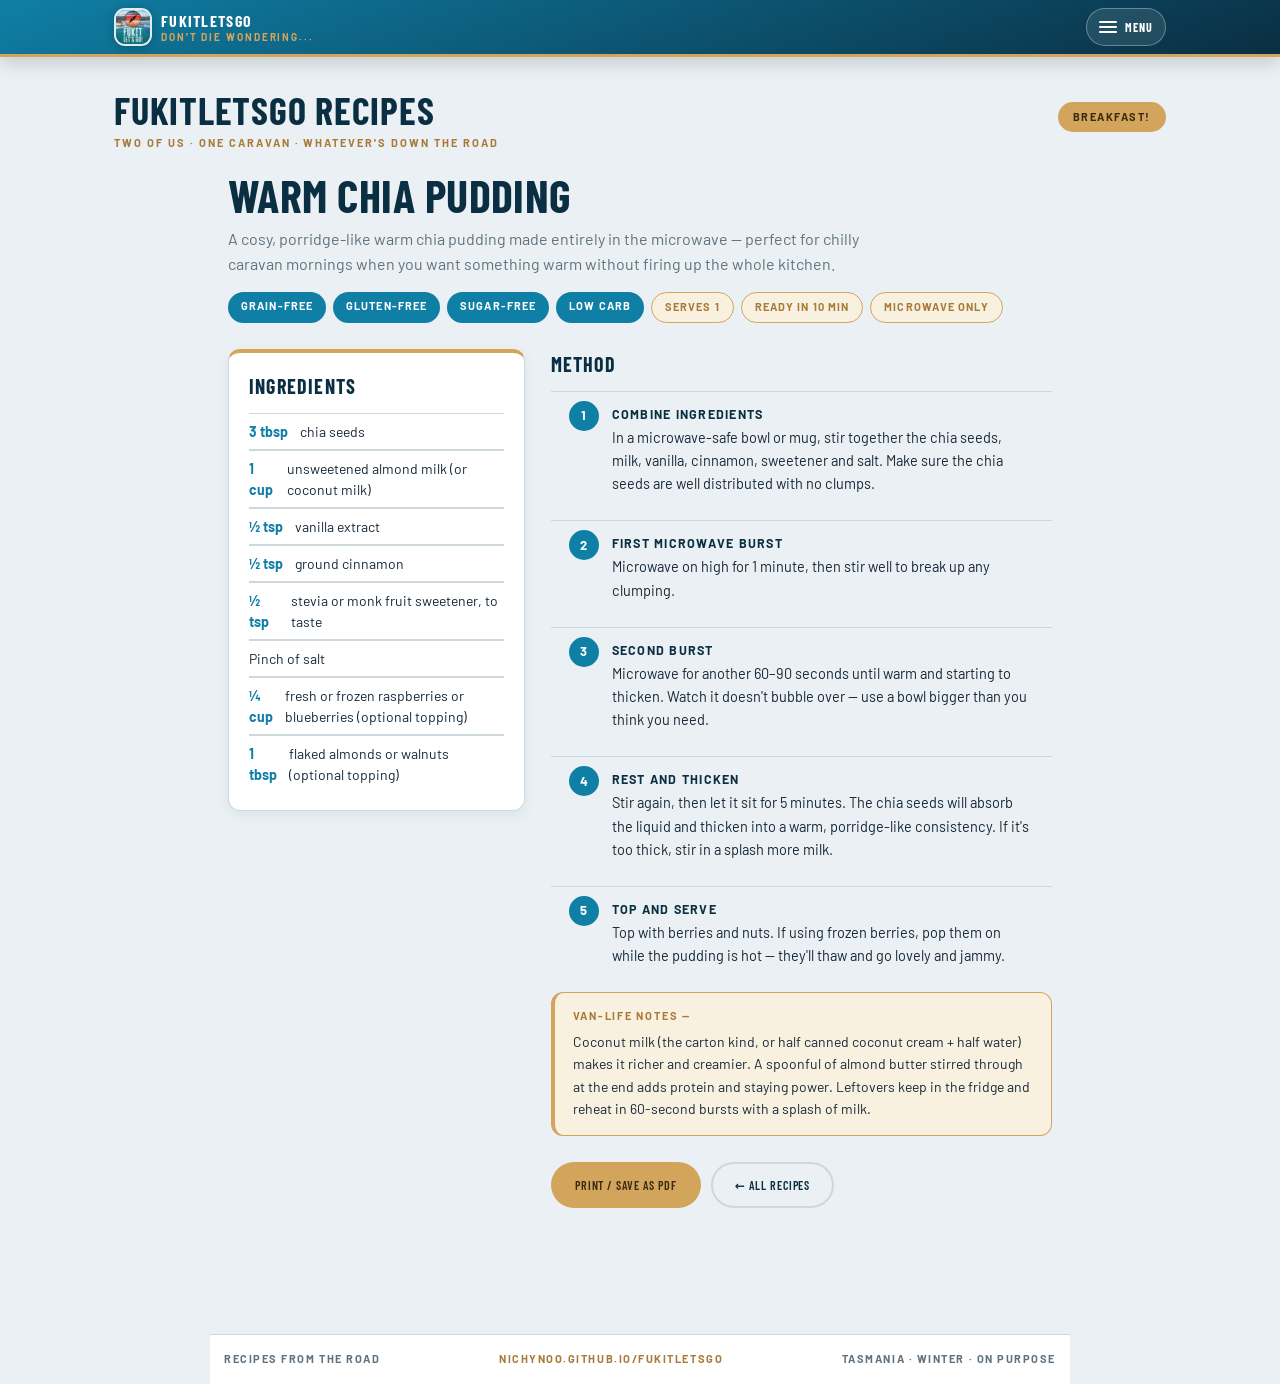
<file: recipes/recipe.html>
<!DOCTYPE html>
<html lang="en-AU">
<head>
<meta charset="utf-8">
<meta name="viewport" content="width=device-width, initial-scale=1">
<title>Recipe — FUKITLETSGO</title>
<link rel="icon" href="../logo.png">
<link rel="preconnect" href="https://fonts.googleapis.com">
<link rel="preconnect" href="https://fonts.gstatic.com" crossorigin>
<link href="https://fonts.googleapis.com/css2?family=Barlow:wght@400;600;700&family=Barlow+Condensed:wght@600;700&display=swap" rel="stylesheet">
<link rel="stylesheet" href="recipes.css">
<style id="flg-nav-css">
:root{

  --bitumen:#18293a;        /* deep strait ink */
  --mist:#eaf0f3;           /* sea-mist background */
  --card:#ffffff;
  --sign-green:#0f7fa6;     /* sea blue primary */
  --sign-green-deep:#0a2e42;/* deep water */
  --gold:#d3a45c;           /* sand */
  --river:#34688f;          /* denim blue */
  --strait:#14283c;         /* Bass Strait navy */
  --line:#ccd8de;
  --muted:#5f7280;
  --bg:var(--mist); --bg2:#dfeaef; --surface:var(--card); --surface-hi:#f8f1e0;
  --line-soft:var(--line); --frost:var(--bitumen); --dim:var(--muted); --faint:#8fa3ad;
  --ember:var(--gold); --ember-deep:#a97a37;
  --glacier:var(--sign-green); --aurora:#3a8f7d; --dusk:#7d6ba0; --honey:var(--gold); --slate:#7f93a0;
  --rose:#c2563b; --copper:#b76b32; --sage:#698b50; --lemon:#c59d2e; --orchid:#9b5aa7; --cycle:#3a8f7d; --cold:var(--sign-green); --warm:var(--gold);
  --r:12px;
  --serif:'Barlow Condensed',system-ui,sans-serif;
  --sans:'Barlow',system-ui,-apple-system,sans-serif;
  --mono:'Barlow Condensed',system-ui,sans-serif;
}
html[data-theme="dark"]{

  --bitumen:#eaf0f3;
  --mist:#0d1721;
  --card:#14283c;
  --sign-green:#42a9cc;
  --sign-green-deep:#08111a;
  --gold:#d3a45c;
  --river:#7db8d7;
  --strait:#0a1320;
  --line:#294256;
  --muted:#a8bac7;
  --bg:var(--mist); --bg2:#102235; --surface:var(--card); --surface-hi:#193550;
  --line-soft:var(--line); --frost:var(--bitumen); --dim:var(--muted); --faint:#7f93a0;
  --ember:var(--gold); --ember-deep:#b7843c;
  --glacier:var(--sign-green); --aurora:#6ec2a7; --dusk:#b19ddb; --honey:var(--gold); --slate:#91a8b8;
  --rose:#ee8d73; --copper:#d98950; --sage:#9ab878; --lemon:#e0bd4d; --orchid:#ce85dd; --cycle:#6ec2a7; --cold:var(--sign-green); --warm:var(--gold);
  --r:12px;
  --serif:'Barlow Condensed',system-ui,sans-serif;
  --sans:'Barlow',system-ui,-apple-system,sans-serif;
  --mono:'Barlow Condensed',system-ui,sans-serif;
}
*{box-sizing:border-box; margin:0}
html{scroll-behavior:smooth}
body{background:var(--bg); color:var(--frost); font-family:var(--sans); font-size:15px; line-height:1.5; -webkit-text-size-adjust:100%}

/* masthead */
.mast{position:relative; padding:30px 18px 22px; border-bottom:1px solid var(--line-soft); overflow:hidden}
.mast .aur{position:absolute; inset:0; background:radial-gradient(60% 80% at 25% 0%, rgba(127,201,160,.12), transparent 60%),radial-gradient(50% 80% at 80% 10%, rgba(167,143,214,.10), transparent 60%); pointer-events:none}
.eyebrow{font-family:var(--mono); font-size:11px; letter-spacing:.18em; text-transform:uppercase; color:var(--faint)}
h1{font-family:var(--serif); font-weight:600; font-size:clamp(30px,7vw,46px); line-height:1; margin-top:8px; letter-spacing:.005em}
h1 .go{color:var(--ember)}
.sub{color:var(--dim); margin-top:12px; max-width:60ch; font-size:14px}
.legd{display:flex; gap:16px; margin-top:14px; flex-wrap:wrap; font-family:var(--mono); font-size:11px; letter-spacing:.04em; color:var(--dim)}
.legd span{display:inline-flex; align-items:center; gap:6px}
.legd i{width:10px; height:10px; border-radius:3px; display:inline-block}

.themebtn{position:absolute; top:18px; right:16px; z-index:4; appearance:none; border:1px solid var(--line-soft); background:var(--surface); color:var(--frost); border-radius:999px; padding:7px 13px; font-family:var(--mono); font-size:11px; letter-spacing:.06em; cursor:pointer}
.themebtn:hover{border-color:var(--glacier)}

/* overall progress */
.overall{max-width:860px; margin:18px auto 0; padding:0 18px}
.bar{height:8px; background:var(--surface); border-radius:999px; overflow:hidden; border:1px solid var(--line-soft)}
.bar > i{display:block; height:100%; background:linear-gradient(90deg,var(--ember),var(--honey)); width:0; transition:width .35s ease}
.overall .lab{display:flex; justify-content:space-between; font-family:var(--mono); font-size:11px; letter-spacing:.06em; color:var(--dim); margin:8px 2px 0}

/* toolbar */
.tools{max-width:860px; margin:16px auto 0; padding:0 18px; display:flex; gap:8px; flex-wrap:wrap}
.tbtn{appearance:none; border:1px solid var(--line-soft); background:var(--surface); color:var(--dim); font-family:var(--mono); font-size:11px; letter-spacing:.06em; text-transform:uppercase; padding:9px 13px; border-radius:999px; cursor:pointer}
.tbtn:hover{border-color:var(--glacier); color:var(--frost)}

/* sections */
.wrap{max-width:860px; margin:0 auto; padding:10px 18px 80px}
.sec{margin-top:26px; background:var(--bg2); border:1px solid var(--line-soft); border-radius:var(--r); overflow:hidden}
.sec > h2{font-family:var(--serif); font-weight:600; font-size:21px; padding:16px 18px 4px; display:flex; align-items:center; gap:10px}
.sec .scount{font-family:var(--mono); font-size:11px; color:var(--faint); font-weight:400; letter-spacing:.04em; margin-left:auto}
.sec .sbar{height:4px; background:var(--surface); margin:8px 18px 6px; border-radius:999px; overflow:hidden}
.sec .sbar > i{display:block; height:100%; background:var(--glacier); width:0; transition:width .3s ease}
.grp{padding:6px 0 12px}
.grp h3{font-family:var(--mono); font-size:10.5px; letter-spacing:.14em; text-transform:uppercase; color:var(--faint); padding:12px 18px 6px; display:flex; align-items:center; gap:8px}
.grp h3.cold{color:var(--cold)} .grp h3.warm{color:var(--warm)}
ul{list-style:none}
li{display:flex; align-items:flex-start; gap:12px; padding:9px 18px; border-top:1px solid var(--line-soft); cursor:pointer; transition:background .12s}
li:hover{background:var(--surface)}
li .box{flex:0 0 auto; width:21px; height:21px; border:2px solid var(--line); border-radius:6px; margin-top:1px; display:grid; place-items:center; transition:all .15s}
li .box svg{width:13px; height:13px; stroke:var(--bg); stroke-width:3.5; fill:none; opacity:0; transform:scale(.4); transition:all .15s}
li.done .box{background:var(--aurora); border-color:var(--aurora)}
li.done .box svg{opacity:1; transform:scale(1)}
li .txt{flex:1; min-width:0}
li .name{transition:color .15s}
li.done .name{color:var(--faint); text-decoration:line-through}
li .qty{font-family:var(--mono); font-size:11px; color:var(--ember); margin-left:8px; white-space:nowrap}
li.done .qty{color:var(--faint)}
li .note{display:block; font-size:12px; color:var(--faint); margin-top:2px}
li .del{flex:0 0 auto; appearance:none; background:none; border:none; color:var(--faint); font-size:18px; line-height:1; cursor:pointer; padding:0 2px; opacity:0; transition:opacity .12s}
li:hover .del{opacity:.7}
li .del:hover{color:var(--ember); opacity:1}
.additem{display:flex; gap:8px; padding:11px 18px; border-top:1px dashed var(--line)}
.additem input{flex:1; background:var(--surface); border:1px solid var(--line-soft); color:var(--frost); border-radius:8px; padding:9px 11px; font-family:var(--sans); font-size:14px}
.additem input:focus{outline:none; border-color:var(--glacier)}
.additem button{appearance:none; border:1px solid var(--ember); background:transparent; color:var(--ember); font-family:var(--mono); font-size:12px; padding:0 14px; border-radius:8px; cursor:pointer}
.additem button:hover{background:var(--ember); color:var(--bg)}

footer{max-width:860px; margin:0 auto; padding:0 18px 60px; color:var(--faint); font-family:var(--mono); font-size:11px; letter-spacing:.04em; text-align:center}
footer a{color:var(--ember); text-decoration:none}

@media print{
  body{background:#fff; color:#000}
  .themebtn,.tools,.additem,.del,.mast .aur{display:none !important}
  .sec,.bar,.sec .sbar{border-color:#bbb}
  li{break-inside:avoid}
  li .box{border-color:#666}
  li.done .box{background:#666}
}


/* FUKITLETSGO road-trip theme, matched to index.html */
body{background:var(--mist);color:var(--bitumen);font-family:var(--sans);}
.mast, header.mast{background:linear-gradient(160deg,var(--sign-green) 0%,var(--sign-green-deep) 100%);color:#fff;border-bottom:6px solid var(--gold);}
.mast .aur, header.mast .aur{background:radial-gradient(60% 80% at 20% 0%, rgba(255,255,255,.14), transparent 60%),radial-gradient(50% 80% at 82% 12%, rgba(211,164,92,.16), transparent 60%);}
.eyebrow{font-family:var(--mono);font-weight:600;letter-spacing:.22em;text-transform:uppercase;color:var(--gold)!important;}
h1,h1.title,.card h3,.panel h2,.kcard h3,.sec>h2,.ev .nm{font-family:var(--serif);font-weight:700;text-transform:uppercase;letter-spacing:.02em;}
h1 .it,h1 .go{color:var(--gold)!important;}
.route,.sub{color:rgba(255,255,255,.84)!important;}
.route b{color:#fff!important;}
.themebtn{top:18px;right:16px;border:1.5px solid rgba(255,255,255,.45);background:rgba(255,255,255,.12);color:#fff;font-family:var(--mono);font-weight:600;text-transform:uppercase;}
.themebtn:hover{border-color:var(--gold);}
.tab,.chip,.btn,.tbtn,a.gmap,.kcard .lk,.ev .event-link,.mapresults .m-focus{font-family:var(--mono);font-weight:600;text-transform:uppercase;letter-spacing:.08em;border-radius:999px;}
.tab[aria-selected="true"],.btn.ember,.chip[data-type="mine"][aria-pressed="true"]{background:var(--sign-green);border-color:var(--sign-green);color:#fff;}
.card,.panel,.kcard,.sec,.ev,.mapdetail,.mapwrap,.map-side,.mapresults .mcard,.gauge,.di,.slpill{background:var(--card);border-color:var(--line);box-shadow:0 1px 3px rgba(38,40,31,.07);}
.tabs{background:linear-gradient(var(--mist) 70%, transparent);}
.card:hover{border-color:var(--sign-green);}
.tag,.fee,.fp,.detour{font-family:var(--mono);font-weight:600;}
input.search,select.reg,select.day,.addform input,.addform select,.addform textarea,.di textarea,.additem input{background:var(--card);color:var(--bitumen);border-color:var(--line);}
input.search:focus,select.reg:focus,select.day:focus,.additem input:focus{outline:none;border-color:var(--sign-green);}
a.gmap,.kcard .lk,.ev .event-link{color:var(--river);}
.leaflet-popup-content-wrapper,.leaflet-popup-tip,.leaflet-bar a,.leaflet-control-layers{background:var(--card)!important;color:var(--bitumen)!important;border-color:var(--line)!important;}
html[data-theme="dark"] .mast,html[data-theme="dark"] header.mast{box-shadow:inset 0 -1px 0 rgba(255,255,255,.06);}
html[data-theme="dark"] .range path:nth-of-type(1){fill:#102235;}
html[data-theme="dark"] .range path:nth-of-type(2){fill:#0d1721;}
html[data-theme="dark"] .range g{fill:#eaf0f3;}
html[data-theme="dark"] .card,html[data-theme="dark"] .panel,html[data-theme="dark"] .kcard,html[data-theme="dark"] .sec,html[data-theme="dark"] .ev,html[data-theme="dark"] .mapdetail,html[data-theme="dark"] .mapwrap,html[data-theme="dark"] .map-side,html[data-theme="dark"] .mapresults .mcard,html[data-theme="dark"] .gauge,html[data-theme="dark"] .di,html[data-theme="dark"] .slpill{box-shadow:0 1px 3px rgba(0,0,0,.22);}
html[data-theme="dark"] .route,html[data-theme="dark"] .sub{color:rgba(234,240,243,.82)!important;}


/* Align the packing-page masthead with the checklist content */
.mast > .eyebrow,
.mast > h1,
.mast > .sub,
.mast > .legd{
  max-width:860px;
  margin-left:auto;
  margin-right:auto;
}
.mast > h1{margin-top:8px;}
.mast > .sub{margin-top:12px;}
.mast > .legd{margin-top:14px;}
@media(max-width:560px){.mast{padding-left:18px;padding-right:18px}.themebtn{top:14px;right:14px}}



/* === FUKITLETSGO shared logo + hamburger menu === */
.flg-nav{position:sticky;top:0;z-index:5000;background:linear-gradient(160deg,var(--sign-green) 0%,var(--sign-green-deep) 100%);border-bottom:3px solid var(--gold);box-shadow:0 6px 18px rgba(0,0,0,.16)}
.flg-nav-inner{max-width:1080px;margin:0 auto;padding:8px 14px;display:flex;align-items:center;justify-content:space-between;gap:12px}
.flg-brand{display:inline-flex;align-items:center;gap:9px;color:#fff;text-decoration:none;min-width:0}
.flg-logo{width:38px;height:38px;border-radius:11px;object-fit:cover;border:2px solid rgba(255,255,255,.85);background:rgba(255,255,255,.12);box-shadow:0 2px 10px rgba(0,0,0,.20)}
.flg-word{font-family:var(--mono);font-size:16px;font-weight:700;letter-spacing:.08em;text-transform:uppercase;line-height:1;white-space:nowrap;color:#fff}
.flg-word small{display:block;margin-top:3px;font-family:var(--sans);font-size:10px;font-weight:700;letter-spacing:.19em;color:var(--gold)}
.flg-menu-wrap{position:relative;display:flex;align-items:center;gap:8px}
.flg-menu-btn{appearance:none;border:1px solid rgba(255,255,255,.32);background:rgba(255,255,255,.10);color:#fff;border-radius:999px;min-width:42px;height:38px;padding:0 12px;display:inline-flex;align-items:center;justify-content:center;gap:8px;cursor:pointer;font-family:var(--mono);font-size:12px;font-weight:700;letter-spacing:.08em;text-transform:uppercase}
.flg-menu-btn:hover,.flg-menu-btn[aria-expanded="true"]{background:rgba(255,255,255,.18);border-color:var(--gold)}
.flg-menu-icon{width:18px;height:12px;position:relative;display:inline-block}
.flg-menu-icon i,.flg-menu-icon:before,.flg-menu-icon:after{content:"";position:absolute;left:0;right:0;height:2px;background:#fff;border-radius:2px;transition:transform .16s ease,opacity .16s ease,top .16s ease}
.flg-menu-icon:before{top:0}.flg-menu-icon i{top:5px}.flg-menu-icon:after{top:10px}
.flg-menu-btn[aria-expanded="true"] .flg-menu-icon:before{top:5px;transform:rotate(45deg)}
.flg-menu-btn[aria-expanded="true"] .flg-menu-icon i{opacity:0}
.flg-menu-btn[aria-expanded="true"] .flg-menu-icon:after{top:5px;transform:rotate(-45deg)}
.flg-menu{position:absolute;right:0;top:calc(100% + 10px);width:min(88vw,330px);background:var(--surface);color:var(--frost);border:1px solid var(--line-soft);border-radius:14px;box-shadow:0 16px 40px rgba(0,0,0,.30);padding:8px;display:none}
.flg-menu.open{display:block}
.flg-menu a{display:grid;grid-template-columns:1fr auto;gap:4px 12px;padding:11px 12px;border-radius:10px;color:var(--frost);text-decoration:none;font-family:var(--sans);font-weight:700;font-size:14px}
.flg-menu a span{display:block;grid-column:1 / -1;font-family:var(--mono);font-size:10px;letter-spacing:.12em;text-transform:uppercase;color:var(--faint);font-weight:700;margin-top:1px}
.flg-menu a:hover{background:var(--surface-hi)}
.flg-menu a[aria-current="page"]{background:rgba(211,164,92,.16);color:var(--ember)}
.flg-menu a[aria-current="page"] span{color:var(--ember)}
.flg-menu .ext{font-size:13px;color:var(--gold)}
@media(max-width:560px){.flg-word{font-size:14px;letter-spacing:.055em}.flg-word small{font-size:9px}.flg-menu-btn .flg-menu-label{display:none}.flg-nav-inner{padding:7px 10px}.flg-logo{width:34px;height:34px}}
@media print{.flg-nav{display:none!important}}
@media(prefers-reduced-motion:reduce){.flg-menu-icon i,.flg-menu-icon:before,.flg-menu-icon:after{transition:none!important}}
.tabs{top:56px!important}
</style>
</head>
<body>
<nav class="flg-nav" data-page="recipes" aria-label="FUKITLETSGO site navigation">
  <div class="flg-nav-inner">
    <a class="flg-brand" href="https://nichynoo.github.io/fukitletsgo/" aria-label="FUKITLETSGO home">
      <img class="flg-logo" src="https://nichynoo.github.io/fukitletsgo/logo.png" alt="FUKITLETSGO logo">
      <span class="flg-word">FUKITLETSGO<small>Don't die wondering...</small></span>
    </a>
    <div class="flg-menu-wrap">
      <button class="flg-menu-btn" type="button" aria-expanded="false" aria-controls="flgMenu">
        <span class="flg-menu-icon" aria-hidden="true"><i></i></span><span class="flg-menu-label">Menu</span>
      </button>
      <div class="flg-menu" id="flgMenu" role="menu">
        <a role="menuitem" data-page="home" href="https://nichynoo.github.io/fukitletsgo/">Home <b class="ext" aria-hidden="true">↗</b></a>
        <a role="menuitem" data-page="route" href="https://nichynoo.github.io/fukitletsgo/Australia/SOT/">Road to the ferry <b class="ext" aria-hidden="true">↗</b></a>
        <a role="menuitem" data-page="tas" href="https://nichynoo.github.io/fukitletsgo/Australia/Tasmania/">Tasmania winter planner <b class="ext" aria-hidden="true">↗</b></a>
        <a role="menuitem" data-page="recipes" href="https://nichynoo.github.io/fukitletsgo/packing/">Packing list <b class="ext" aria-hidden="true">↗</b></a>
        <a role="menuitem" data-page="recipes" href="https://nichynoo.github.io/fukitletsgo/recipes/">Recipes <b class="ext" aria-hidden="true">↗</b></a>
      </div>
    </div>
  </div>
</nav>


<header class="hero">
  <div class="hero-inner">
    <img class="logo" src="../logo.png" alt="fukitletsgo logo">
    <div class="brand">
      <h1><a href="../index.html">FUKITLETSGO RECIPES</a></h1>
      <div class="tag">two of us · one caravan · whatever's down the road</div>
    </div>
    <div class="cat" id="cat"></div>
  </div>
</header>

<main class="wrap" id="main"></main>

<footer class="footer">
  <div class="footer-inner">
    <span>Recipes from the road</span>
    <span class="url">nichynoo.github.io/fukitletsgo</span>
    <span>Tasmania · Winter · On purpose</span>
  </div>
</footer>

<script src="recipes-data.js"></script>
<script>
(function(){
  const id = new URLSearchParams(location.search).get('id');
  const r = RECIPES.find(x => x.id === id) || RECIPES[0];
  if (!r) return;

  document.title = r.title + ' — FUKITLETSGO Recipes';
  document.getElementById('cat').textContent = r.category.toLowerCase() + '!';

  const esc = s => s.replace(/&/g,'&amp;').replace(/</g,'&lt;');

  document.getElementById('main').innerHTML =
    '<div class="titleband">' +
      '<h2 class="recipe-title">' + esc(r.title) + '</h2>' +
      '<p class="desc">' + esc(r.description) + '</p>' +
    '</div>' +
    '<div class="pills">' +
      r.diet.map(d => '<span class="pill diet">' + esc(d) + '</span>').join('') +
      r.meta.map(m => '<span class="pill meta">' + esc(m) + '</span>').join('') +
    '</div>' +
    '<div class="cols">' +
      '<div class="ingredients"><h3>Ingredients</h3><ul>' +
        r.ingredients.map(i =>
          '<li>' + (i.amt ? '<span class="amt">' + esc(i.amt) + '</span> ' : '') + esc(i.item) + '</li>'
        ).join('') +
      '</ul></div>' +
      '<div class="method"><h3>Method</h3><ol>' +
        r.steps.map(s =>
          '<li><span class="num"></span><div class="steptext">' +
          '<span class="steptitle">' + esc(s.title) + '</span>' + esc(s.text) + '</div></li>'
        ).join('') +
      '</ol>' +
      (r.notes ? '<div class="notes"><h4>van-life notes —</h4><p>' + esc(r.notes) + '</p></div>' : '') +
      '<div class="actions">' +
        '<button class="btn btn-print" onclick="window.print()">Print / Save as PDF</button>' +
        '<a class="btn btn-back" href="index.html">← All recipes</a>' +
      '</div>' +
      '</div>' +
    '</div>';
})();
</script>

<script>
(function(){
  var nav=document.querySelector('.flg-nav'); if(!nav) return;
  var btn=nav.querySelector('.flg-menu-btn');
  var menu=nav.querySelector('.flg-menu');
  if(!btn || !menu) return;
  var page=nav.getAttribute('data-page')||'';
  var active=menu.querySelector('a[data-page="'+page+'"]');
  if(active) active.setAttribute('aria-current','page');
  function setOpen(open){
    btn.setAttribute('aria-expanded', open ? 'true' : 'false');
    menu.classList.toggle('open', !!open);
  }
  btn.addEventListener('click',function(e){e.stopPropagation();setOpen(btn.getAttribute('aria-expanded')!=='true');});
  menu.addEventListener('click',function(e){e.stopPropagation();});
  document.addEventListener('click',function(){setOpen(false);});
  document.addEventListener('keydown',function(e){if(e.key==='Escape')setOpen(false);});
})();
</script>
</body>
</html>
</file>
<file: recipes/recipes.css>
/* FUKITLETSGO recipes — matched to the site palette (Barlow / teal / gold) */
:root{
  --bitumen:#18293a; --mist:#eaf0f3; --card:#ffffff;
  --sign-green:#0f7fa6; --sign-green-deep:#0a2e42;
  --gold:#d3a45c; --gold-deep:#a97a37;
  --river:#34688f; --line:#ccd8de; --muted:#5f7280;
  --bg:var(--mist); --surface:var(--card); --surface-hi:#f8f1e0;
  --r:12px;
  --serif:'Barlow Condensed',system-ui,sans-serif;
  --sans:'Barlow',system-ui,-apple-system,sans-serif;
}
*{box-sizing:border-box; margin:0}
body{background:var(--bg); color:var(--bitumen); font-family:var(--sans);
  font-size:15px; line-height:1.5}
a{color:var(--sign-green)}

.wrap{max-width:1080px; margin:0 auto; padding:0 14px 60px}

/* ---------- page masthead ---------- */
.hero{max-width:1080px; margin:0 auto; padding:26px 14px 4px}
.hero-inner{display:flex; align-items:center; gap:14px; flex-wrap:wrap}
.logo{display:none}
.brand h1{font-family:var(--serif); font-size:clamp(26px,5vw,38px); font-weight:700;
  letter-spacing:.02em; text-transform:uppercase; color:var(--sign-green-deep); line-height:1.05}
.brand h1 a{color:inherit; text-decoration:none}
.brand .tag{font-family:var(--sans); font-size:11px; font-weight:700; letter-spacing:.18em;
  text-transform:uppercase; color:var(--gold-deep); margin-top:4px}
.cat{margin-left:auto; font-family:var(--sans); font-weight:700; font-size:11px; letter-spacing:.14em;
  text-transform:uppercase; background:var(--gold); color:#3a2a10; padding:7px 15px;
  border-radius:999px; white-space:nowrap}

/* ---------- index: filters + search ---------- */
.filters{display:flex; gap:8px; flex-wrap:wrap; margin:22px 0 0}
.filter{font-family:var(--sans); font-weight:700; font-size:12px; letter-spacing:.1em;
  text-transform:uppercase; padding:9px 16px; border:2px solid var(--line); border-radius:999px;
  background:var(--surface); color:var(--sign-green-deep); cursor:pointer; transition:all .12s ease}
.filter:hover{border-color:var(--sign-green)}
.filter.active{background:var(--sign-green); border-color:var(--sign-green); color:#fff}
.search{width:100%; margin-top:12px; font-family:var(--sans); font-size:15px; padding:12px 16px;
  border:2px solid var(--line); border-radius:var(--r); background:var(--surface);
  color:var(--bitumen); outline:none}
.search:focus{border-color:var(--sign-green)}
.count{font-family:var(--sans); font-size:11px; font-weight:700; letter-spacing:.16em;
  text-transform:uppercase; color:var(--muted); margin:14px 2px 0}

/* ---------- index: cards ---------- */
.grid{display:grid; grid-template-columns:repeat(auto-fill,minmax(260px,1fr)); gap:16px; margin-top:12px}
.card{background:var(--surface); border:1px solid var(--line); border-radius:var(--r);
  border-top:4px solid var(--gold); padding:18px; text-decoration:none; color:var(--bitumen);
  display:flex; flex-direction:column; gap:8px;
  box-shadow:0 4px 14px rgba(10,46,66,.07); transition:transform .12s ease, box-shadow .12s ease}
.card:hover{transform:translateY(-3px); box-shadow:0 10px 24px rgba(10,46,66,.14)}
.card .ccat{font-family:var(--sans); font-weight:700; font-size:10px; letter-spacing:.16em;
  text-transform:uppercase; color:var(--gold-deep)}
.card h3{font-family:var(--serif); font-size:23px; font-weight:700; text-transform:uppercase;
  letter-spacing:.01em; color:var(--sign-green-deep); line-height:1.08}
.card p{font-size:13.5px; color:var(--muted); line-height:1.5; flex:1}
.card .cmeta{display:flex; gap:6px; flex-wrap:wrap; align-items:center}
.card .cpill{font-family:var(--sans); font-size:10px; font-weight:700; letter-spacing:.08em;
  text-transform:uppercase; padding:4px 10px; border-radius:999px;
  background:var(--mist); color:var(--river); border:1px solid var(--line); line-height:1.5}

/* ---------- recipe page ---------- */
.titleband{padding-top:6px}
h2.recipe-title{font-family:var(--serif); font-size:clamp(32px,6vw,46px); font-weight:700;
  text-transform:uppercase; letter-spacing:.01em; color:var(--sign-green-deep); line-height:1.03}
.desc{font-size:16px; color:var(--muted); margin-top:8px; max-width:680px; line-height:1.55}
.pills{margin-top:16px; display:flex; gap:7px; flex-wrap:wrap}
.pill{font-family:var(--sans); font-size:11px; font-weight:700; letter-spacing:.1em;
  text-transform:uppercase; padding:6px 13px; border-radius:999px}
.pill.diet{background:var(--sign-green); color:#fff}
.pill.meta{background:var(--surface-hi); color:var(--gold-deep); border:1px solid var(--gold)}

.cols{display:flex; gap:26px; margin-top:26px; align-items:flex-start}
.ingredients{flex:0 0 36%; background:var(--surface); border:1px solid var(--line);
  border-top:4px solid var(--gold); border-radius:var(--r); padding:18px 20px;
  box-shadow:0 4px 14px rgba(10,46,66,.06)}
.ingredients h3, .method h3{font-family:var(--serif); font-size:20px; font-weight:700;
  text-transform:uppercase; letter-spacing:.06em; color:var(--sign-green-deep); margin-bottom:12px}
.ingredients ul{list-style:none; padding:0}
.ingredients li{font-size:14px; line-height:1.5; padding:7px 0; border-bottom:1px solid var(--line)}
.ingredients li:last-child{border-bottom:none}
.ingredients .amt{font-weight:700; color:var(--sign-green)}

.method{flex:1}
.method ol{list-style:none; counter-reset:step; padding:0}
.method li{counter-increment:step; display:flex; gap:13px; margin-bottom:16px}
.method .num{flex:0 0 30px; height:30px; border-radius:50%; background:var(--sign-green); color:#fff;
  font-family:var(--sans); font-weight:700; font-size:13px;
  display:flex; align-items:center; justify-content:center}
.method .num::before{content:counter(step)}
.method .steptext{font-size:14.5px; line-height:1.6; padding-top:3px}
.method .steptitle{font-family:var(--sans); font-weight:700; color:var(--sign-green-deep); display:block;
  font-size:12.5px; margin-bottom:2px; text-transform:uppercase; letter-spacing:.1em}

.notes{margin-top:6px; background:var(--surface-hi); border:1px solid var(--gold);
  border-left:4px solid var(--gold); border-radius:var(--r); padding:15px 18px}
.notes h4{font-family:var(--sans); font-weight:700; font-size:11px; letter-spacing:.16em;
  text-transform:uppercase; color:var(--gold-deep); margin-bottom:6px}
.notes p{font-size:14px; line-height:1.6; color:var(--bitumen)}

.actions{margin-top:26px; display:flex; gap:10px; flex-wrap:wrap}
.btn{display:inline-block; font-family:var(--sans); font-weight:700; font-size:12px; letter-spacing:.12em;
  text-transform:uppercase; text-decoration:none; padding:12px 22px; border-radius:999px;
  cursor:pointer; border:2px solid transparent; transition:transform .12s ease}
.btn:hover{transform:translateY(-2px)}
.btn-print{background:var(--gold); color:#3a2a10}
.btn-back{background:transparent; color:var(--sign-green-deep); border-color:var(--line)}
.btn-back:hover{border-color:var(--sign-green)}

/* ---------- footer ---------- */
.footer{border-top:1px solid var(--line); background:var(--surface); color:var(--muted);
  padding:16px 14px; margin-top:46px}
.footer-inner{max-width:1080px; margin:0 auto; display:flex; justify-content:space-between;
  gap:10px; flex-wrap:wrap; align-items:center}
.footer span{font-family:var(--sans); font-size:11px; font-weight:700; letter-spacing:.14em;
  text-transform:uppercase}
.footer .url{color:var(--gold-deep)}

@media (max-width:640px){
  .cols{flex-direction:column}
  .ingredients{flex:none; width:100%}
  .cat{margin-left:0}
}

/* ---------- print ---------- */
@media print{
  @page{size:A4; margin:0}
  body{background:#fff}
  .flg-nav, .actions, .filters, .search, .count{display:none !important}
  .wrap{max-width:none; padding:0 26px 18px}
  .hero{padding:16px 26px 0}
  h2.recipe-title{font-size:30px}
  .desc{font-size:11.5px}
  .pill{font-size:9px; padding:4px 10px}
  .cols{gap:18px; margin-top:14px}
  .ingredients li{font-size:10.5px; padding:4px 0}
  .method .steptext{font-size:10.5px}
  .method li{margin-bottom:8px}
  .method .num{flex-basis:24px; height:24px; font-size:11px}
  .notes p{font-size:10px}
  .footer{margin-top:16px}
}
</file>
